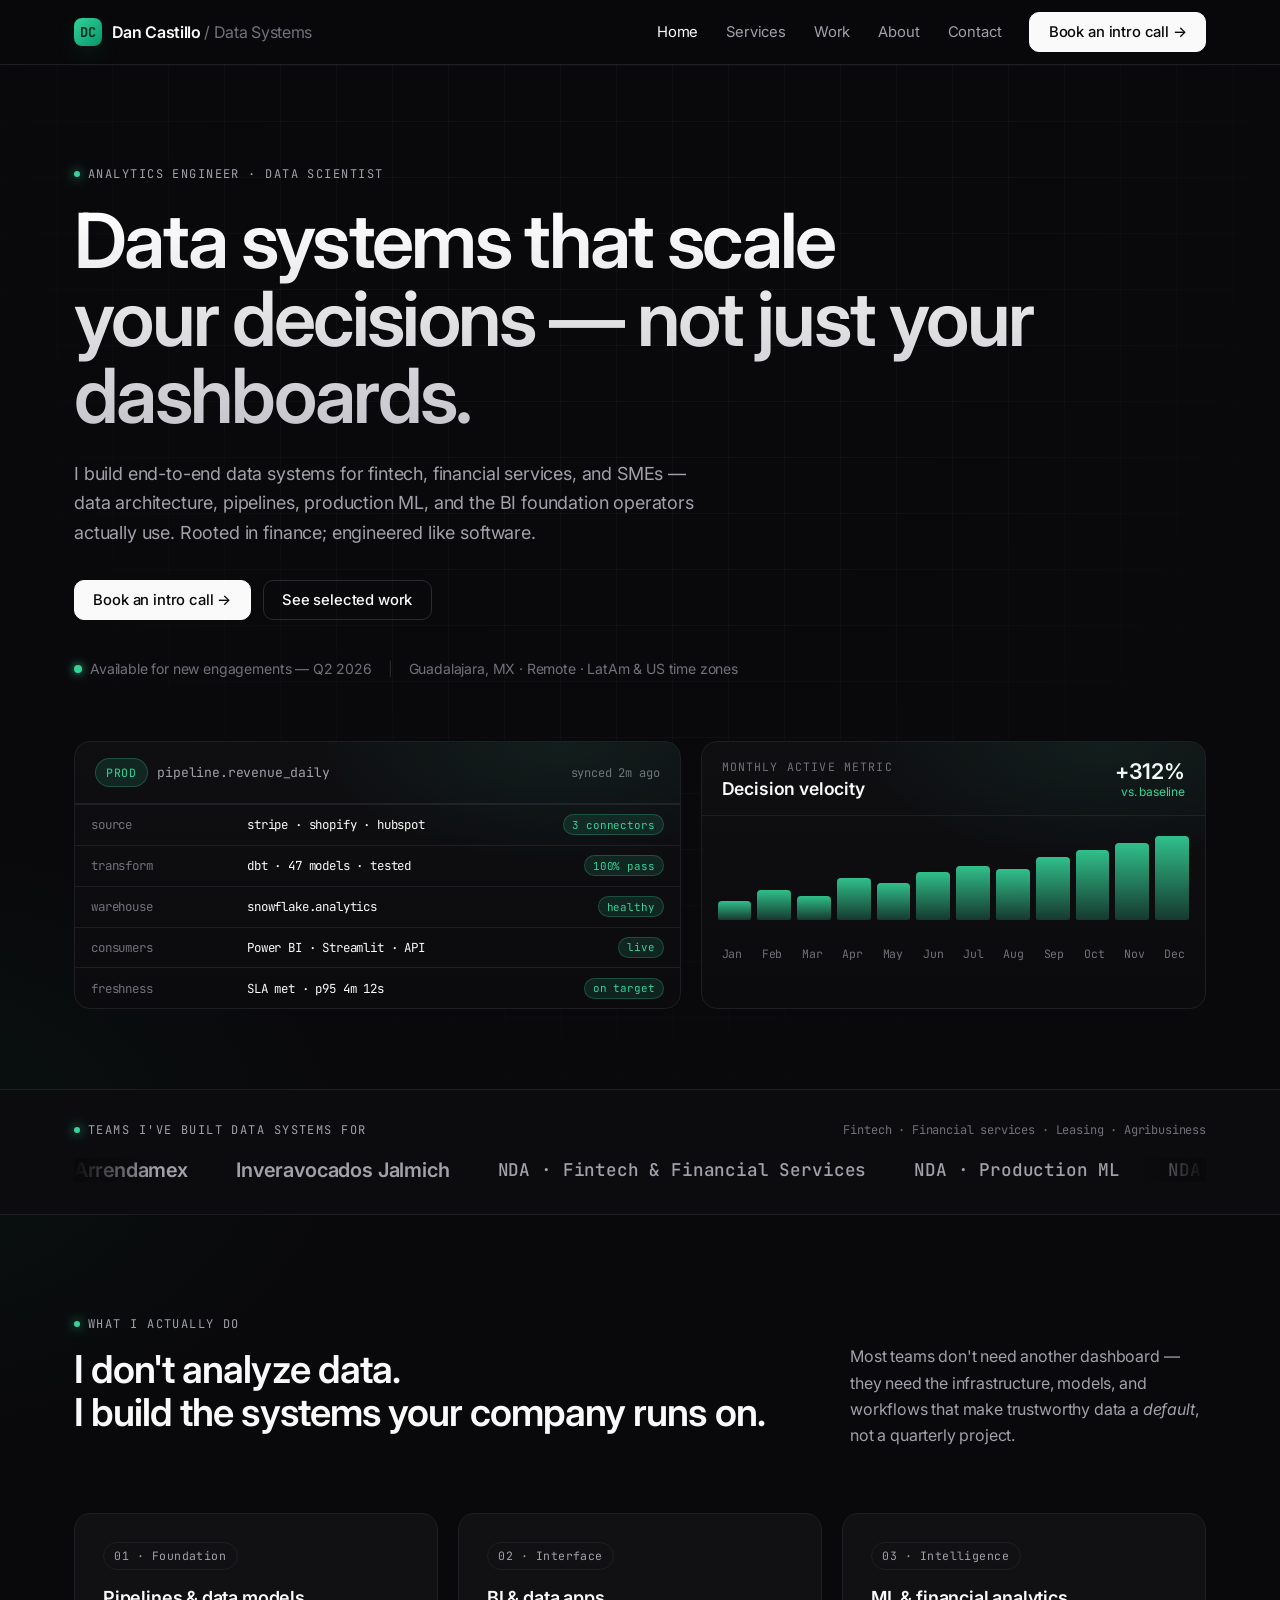
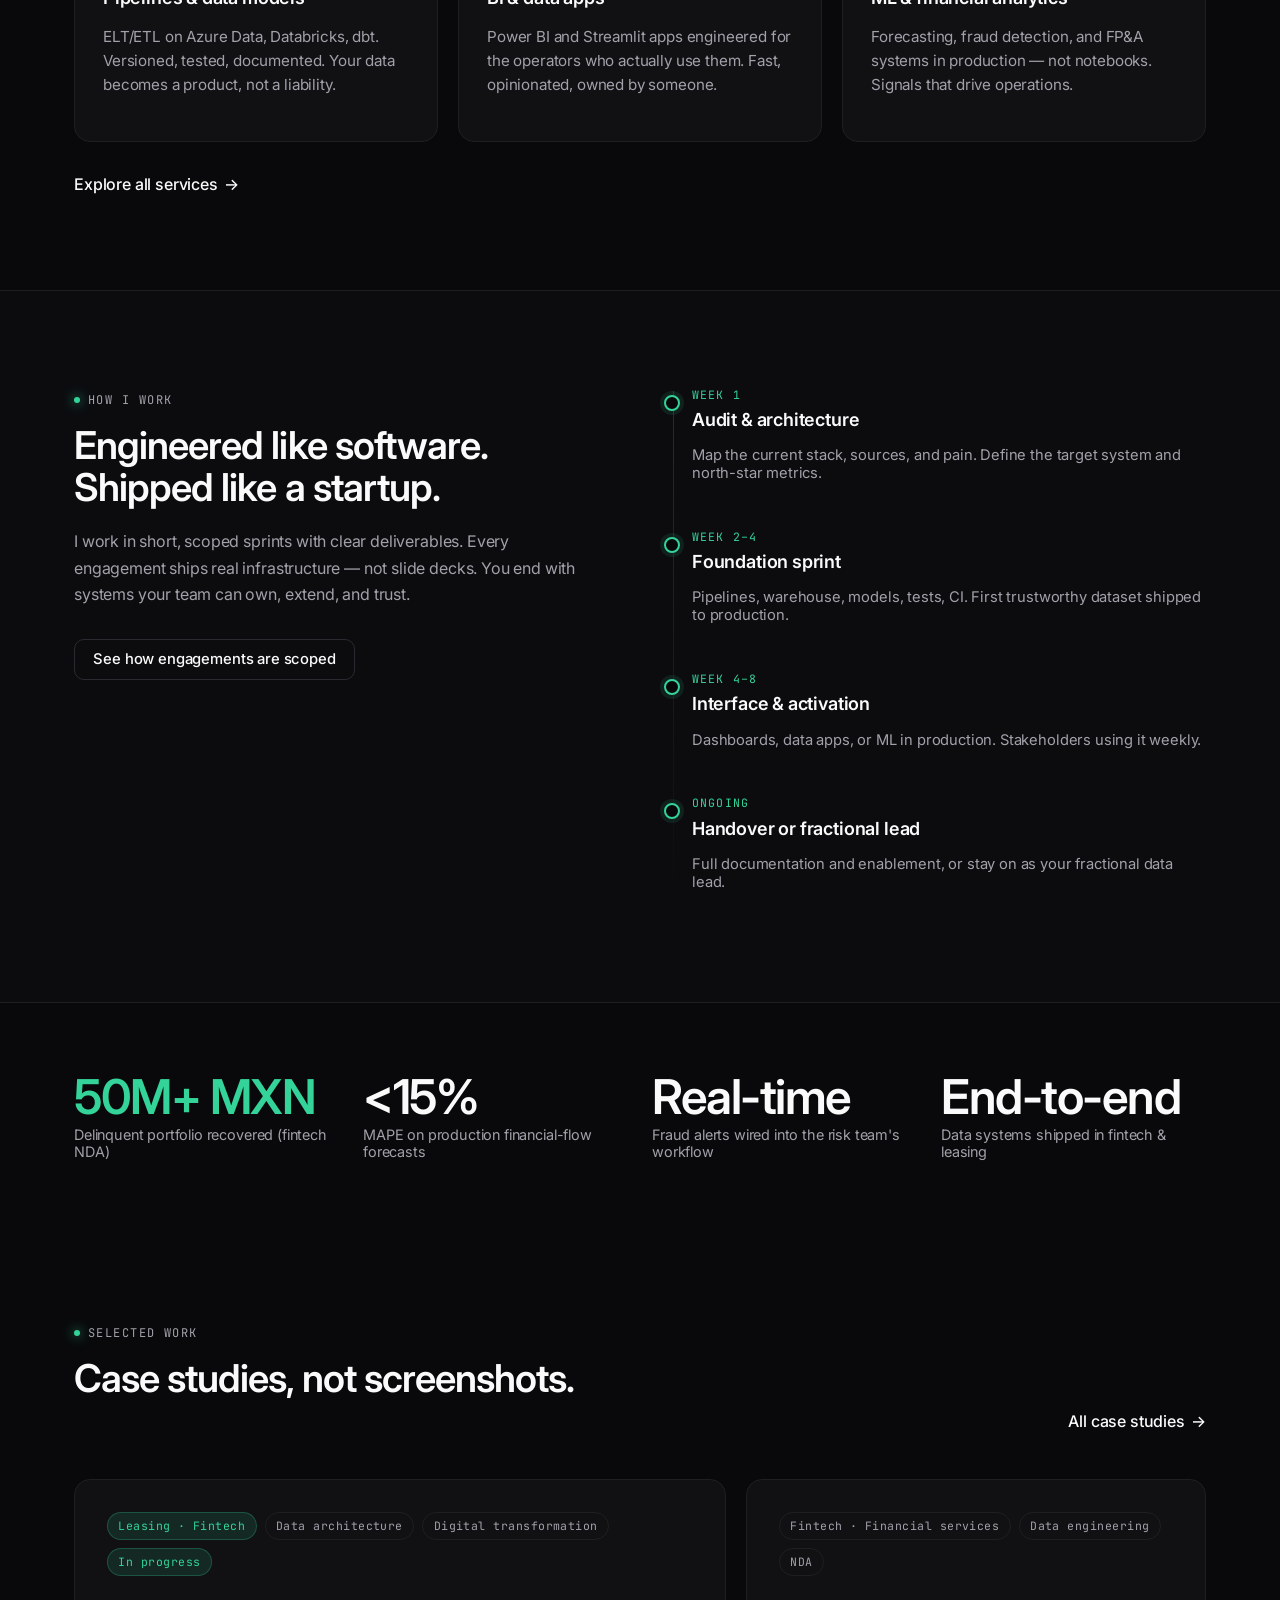
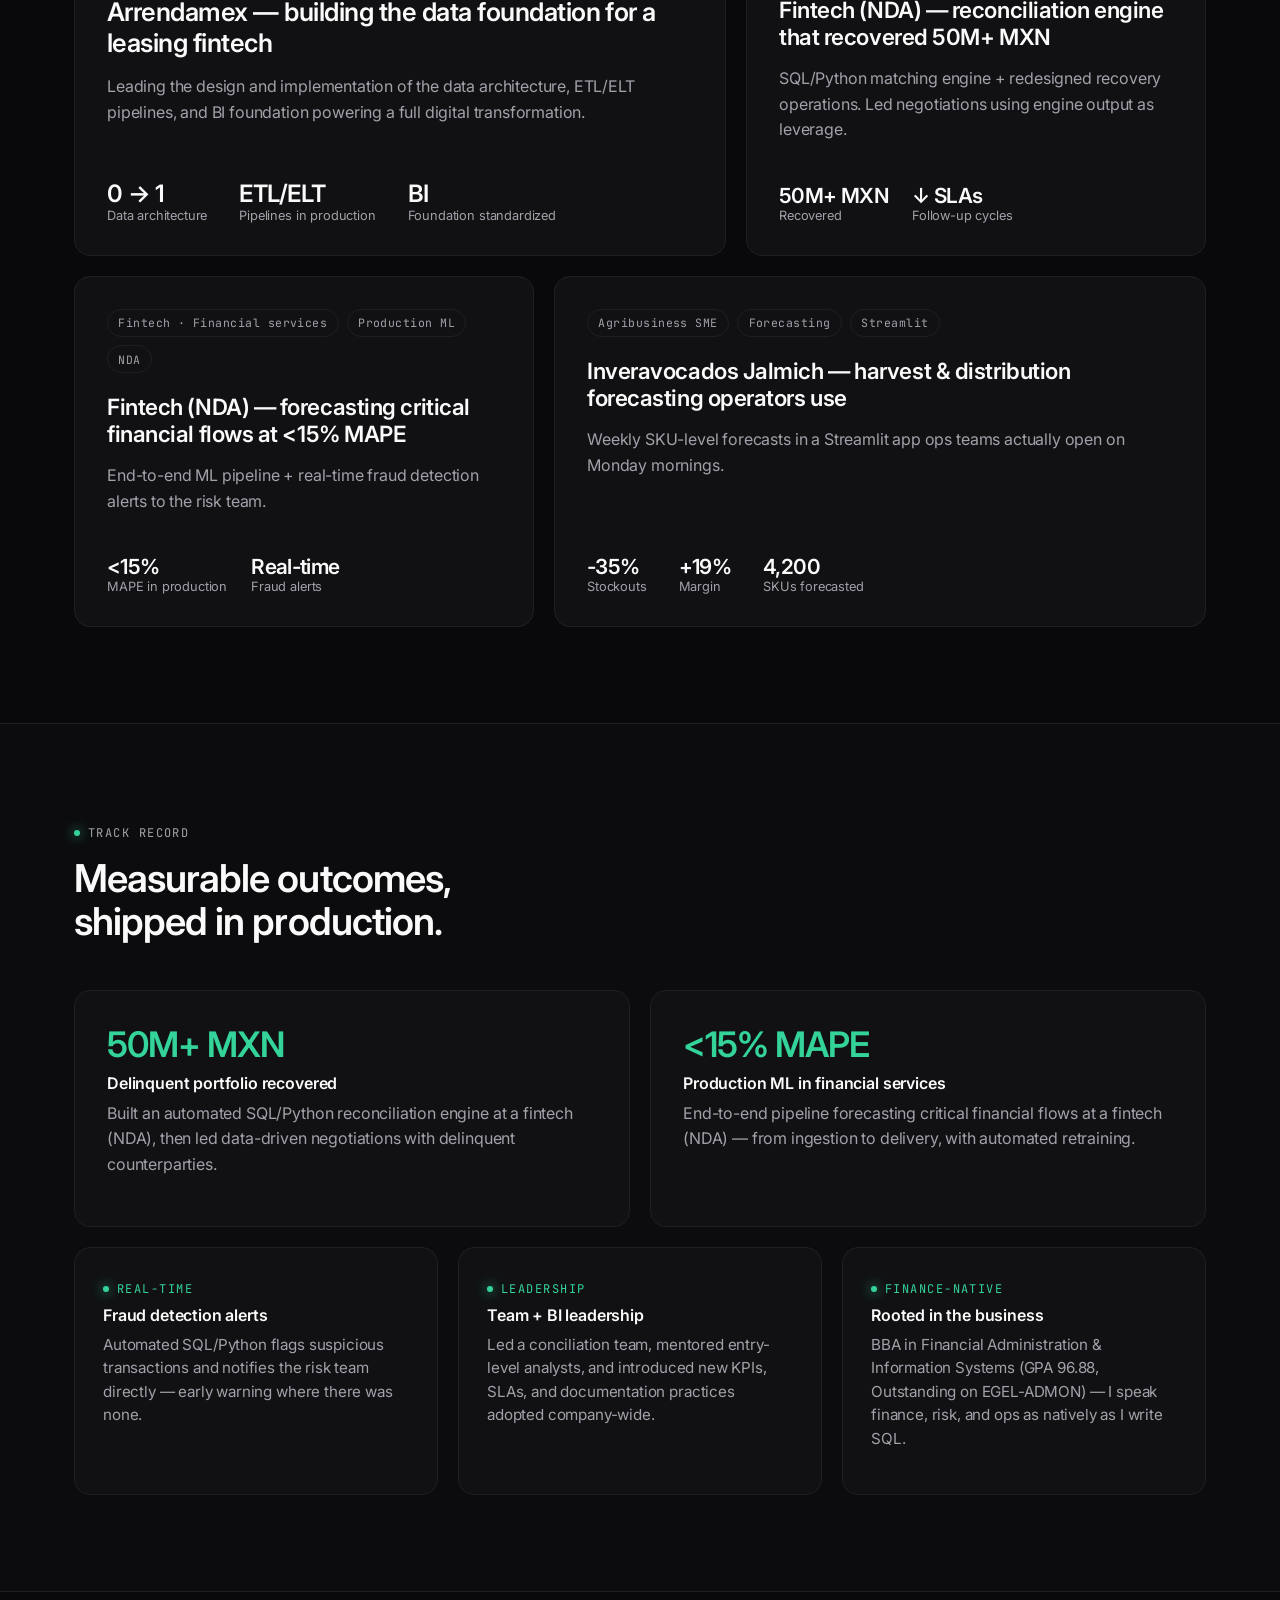
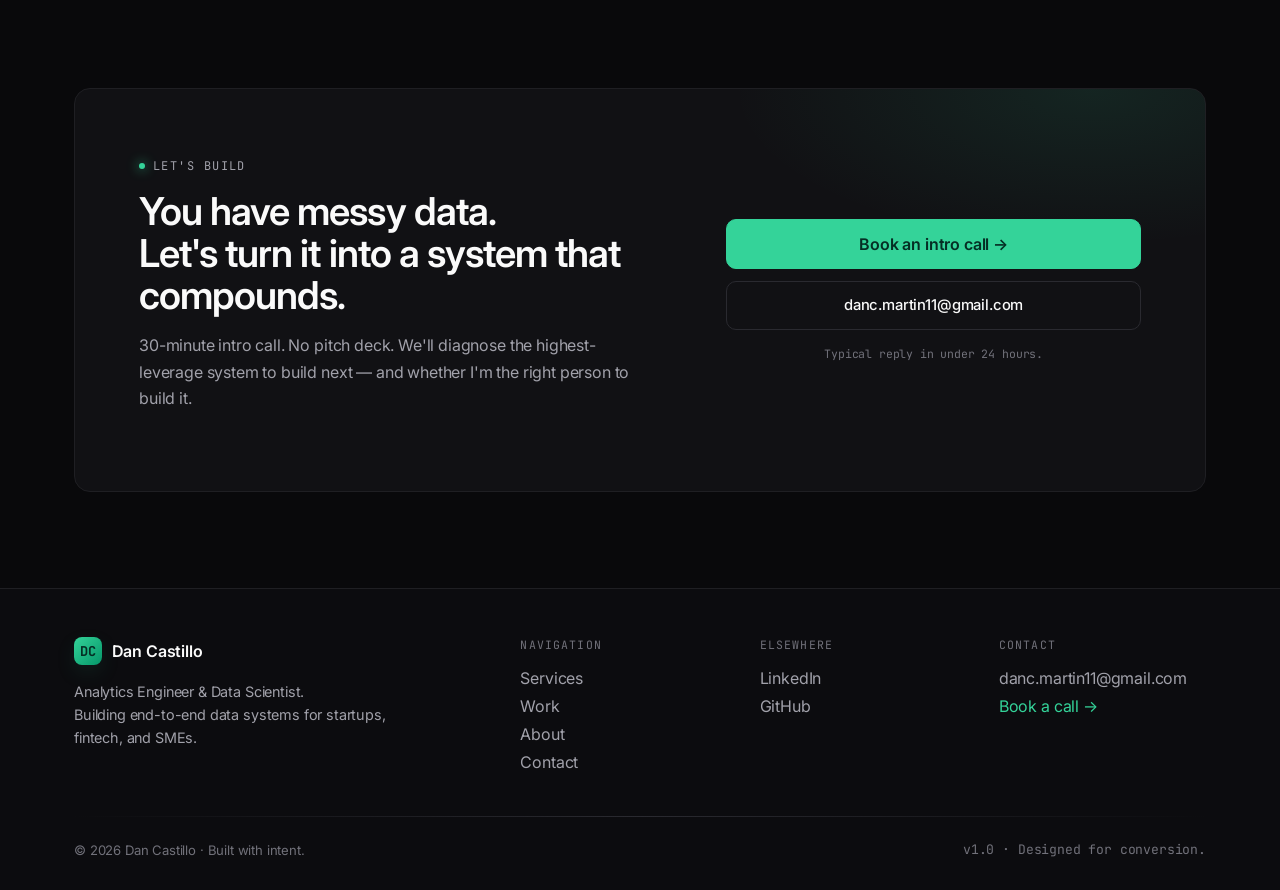
<file: index.html>
<!DOCTYPE html>
<html lang="en">
<head>
<meta charset="UTF-8" />
<meta name="viewport" content="width=device-width, initial-scale=1.0" />
<title>Dan Castillo — Analytics Engineer & Data Scientist building end-to-end data systems</title>
<meta name="description" content="I build end-to-end data systems for startups, fintech, and SMEs — pipelines, models, BI, and production ML. From messy data to decisions that compound." />
<link rel="preconnect" href="https://fonts.googleapis.com" />
<link rel="preconnect" href="https://fonts.gstatic.com" crossorigin />
<link href="https://fonts.googleapis.com/css2?family=Inter:wght@400;500;600;700&family=JetBrains+Mono:wght@400;500;600&display=swap" rel="stylesheet" />
<link rel="stylesheet" href="assets/styles.css" />
<link rel="icon" type="image/svg+xml" href="assets/favicon.svg" />
</head>
<body>

<!-- NAV -->
<header class="nav">
  <div class="container" style="display:flex; align-items:center; justify-content:space-between; height:64px;">
    <a href="index.html" style="display:flex; align-items:center; gap:0.6rem;">
      <span class="logo-mark">DC</span>
      <span style="font-weight:600; letter-spacing:-0.02em;">Dan Castillo <span style="color:var(--text-muted); font-weight:400;">/ Data Systems</span></span>
    </a>
    <nav class="nav-links-desktop" style="display:flex; align-items:center; gap:0.25rem;">
      <a class="nav-link active" href="index.html">Home</a>
      <a class="nav-link" href="services.html">Services</a>
      <a class="nav-link" href="work.html">Work</a>
      <a class="nav-link" href="about.html">About</a>
      <a class="nav-link" href="contact.html">Contact</a>
      <a class="btn btn-primary" href="contact.html" style="margin-left:0.75rem;">Book an intro call →</a>
    </nav>
    <button class="menu-toggle btn btn-secondary" aria-expanded="false" aria-controls="mobileMenu" style="padding:0.5rem 0.75rem;">Menu</button>
  </div>
  <div id="mobileMenu" class="mobile-menu">
    <a href="index.html">Home</a>
    <a href="services.html">Services</a>
    <a href="work.html">Work</a>
    <a href="about.html">About</a>
    <a href="contact.html">Contact</a>
    <a class="btn btn-primary" href="contact.html">Book an intro call →</a>
  </div>
</header>

<!-- HERO -->
<section style="position:relative; overflow:hidden;">
  <div class="grid-bg"></div>
  <div class="container" style="position:relative; padding-top:6rem; padding-bottom:5rem;">
    <div style="display:grid; grid-template-columns:repeat(12, 1fr); gap:2rem; align-items:center;">
      <div style="grid-column: span 12;" class="reveal">
        <span class="eyebrow">Analytics Engineer · Data Scientist</span>
        <h1 class="h-display text-gradient" style="margin:1.25rem 0 1.5rem;">
          Data systems that scale<br/>your decisions — not just your dashboards.
        </h1>
        <p style="max-width:640px; color:var(--text-dim); font-size:1.125rem; line-height:1.65;">
          I build end-to-end data systems for fintech, financial services,
          and SMEs — data architecture, pipelines, production ML, and the BI
          foundation operators actually use. Rooted in finance; engineered
          like software.
        </p>
        <div style="display:flex; flex-wrap:wrap; gap:0.75rem; margin-top:2rem;">
          <a class="btn btn-primary" href="contact.html">Book an intro call →</a>
          <a class="btn btn-secondary" href="work.html">See selected work</a>
        </div>
        <div style="display:flex; flex-wrap:wrap; gap:1rem; margin-top:2.5rem; color:var(--text-muted); font-size:0.875rem;">
          <span style="display:inline-flex; align-items:center; gap:0.5rem;">
            <span style="width:8px; height:8px; border-radius:999px; background:var(--accent); box-shadow:0 0 10px var(--accent);"></span>
            Available for new engagements — Q2 2026
          </span>
          <span style="color:var(--border-strong);">|</span>
          <span>Guadalajara, MX · Remote · LatAm &amp; US time zones</span>
        </div>
      </div>
    </div>

    <!-- Hero "data panel" visual -->
    <div style="margin-top:4rem; display:grid; grid-template-columns: 1.2fr 1fr; gap:1.25rem;" class="reveal hero-grid">
      <div class="data-panel">
        <div style="padding:1rem 1.25rem; display:flex; align-items:center; justify-content:space-between; border-bottom:1px solid var(--border);">
          <div style="display:flex; align-items:center; gap:0.6rem;">
            <span class="chip chip-accent">PROD</span>
            <span style="font-family:var(--font-mono); font-size:0.82rem; color:var(--text-dim);">pipeline.revenue_daily</span>
          </div>
          <span style="font-family:var(--font-mono); font-size:0.75rem; color:var(--text-muted);">synced 2m ago</span>
        </div>
        <div class="panel-row"><span class="k">source</span><span class="v">stripe · shopify · hubspot</span><span class="pill">3 connectors</span></div>
        <div class="panel-row"><span class="k">transform</span><span class="v">dbt · 47 models · tested</span><span class="pill">100% pass</span></div>
        <div class="panel-row"><span class="k">warehouse</span><span class="v">snowflake.analytics</span><span class="pill">healthy</span></div>
        <div class="panel-row"><span class="k">consumers</span><span class="v">Power BI · Streamlit · API</span><span class="pill">live</span></div>
        <div class="panel-row"><span class="k">freshness</span><span class="v">SLA met · p95 4m 12s</span><span class="pill">on target</span></div>
      </div>
      <div class="data-panel" style="display:flex; flex-direction:column;">
        <div style="padding:1rem 1.25rem; border-bottom:1px solid var(--border); display:flex; justify-content:space-between; align-items:center;">
          <div>
            <div style="font-family:var(--font-mono); font-size:0.72rem; color:var(--text-muted); letter-spacing:0.1em; text-transform:uppercase;">Monthly active metric</div>
            <div style="margin-top:0.25rem; font-weight:600; font-size:1.1rem;">Decision velocity</div>
          </div>
          <div style="text-align:right;">
            <div style="font-size:1.35rem; font-weight:600;">+312%</div>
            <div style="font-size:0.75rem; color:var(--accent);">vs. baseline</div>
          </div>
        </div>
        <div class="bar-chart" aria-hidden="true">
          <div class="bar" style="height:22%"></div>
          <div class="bar" style="height:35%"></div>
          <div class="bar" style="height:28%"></div>
          <div class="bar" style="height:48%"></div>
          <div class="bar" style="height:42%"></div>
          <div class="bar" style="height:55%"></div>
          <div class="bar" style="height:62%"></div>
          <div class="bar" style="height:58%"></div>
          <div class="bar" style="height:72%"></div>
          <div class="bar" style="height:80%"></div>
          <div class="bar" style="height:88%"></div>
          <div class="bar" style="height:96%"></div>
        </div>
        <div style="padding:0.6rem 1.25rem 1rem; font-family:var(--font-mono); font-size:0.72rem; color:var(--text-muted); display:flex; justify-content:space-between;">
          <span>Jan</span><span>Feb</span><span>Mar</span><span>Apr</span><span>May</span><span>Jun</span><span>Jul</span><span>Aug</span><span>Sep</span><span>Oct</span><span>Nov</span><span>Dec</span>
        </div>
      </div>
    </div>
  </div>
</section>

<!-- SOCIAL PROOF / LOGO STRIP -->
<section style="border-top:1px solid var(--border); border-bottom:1px solid var(--border); background:var(--bg-elev);">
  <div class="container" style="padding:2rem 1.5rem;">
    <div style="display:flex; justify-content:space-between; align-items:center; gap:1rem; margin-bottom:1.25rem; flex-wrap:wrap;">
      <span class="eyebrow">Teams I've built data systems for</span>
      <span style="font-family:var(--font-mono); font-size:0.75rem; color:var(--text-muted);">Fintech · Financial services · Leasing · Agribusiness</span>
    </div>
    <div class="marquee-wrap">
      <div class="marquee">
        <!-- Repeated twice for seamless scroll -->
        <span style="color:var(--text-dim); font-weight:600; font-size:1.25rem; letter-spacing:-0.02em;">Arrendamex</span>
        <span style="color:var(--text-dim); font-weight:600; font-size:1.25rem;">Inveravocados Jalmich</span>
        <span style="color:var(--text-dim); font-family:var(--font-mono); font-weight:500; font-size:1.1rem;">NDA · Fintech &amp; Financial Services</span>
        <span style="color:var(--text-dim); font-family:var(--font-mono); font-weight:500; font-size:1.1rem;">NDA · Production ML</span>
        <span style="color:var(--text-dim); font-family:var(--font-mono); font-weight:500; font-size:1.1rem;">NDA · Fraud &amp; Risk</span>
        <span style="color:var(--text-dim); font-family:var(--font-mono); font-weight:500; font-size:1.1rem;">NDA · Recovery &amp; Reconciliation</span>

        <span style="color:var(--text-dim); font-weight:600; font-size:1.25rem; letter-spacing:-0.02em;">Arrendamex</span>
        <span style="color:var(--text-dim); font-weight:600; font-size:1.25rem;">Inveravocados Jalmich</span>
        <span style="color:var(--text-dim); font-family:var(--font-mono); font-weight:500; font-size:1.1rem;">NDA · Fintech &amp; Financial Services</span>
        <span style="color:var(--text-dim); font-family:var(--font-mono); font-weight:500; font-size:1.1rem;">NDA · Production ML</span>
        <span style="color:var(--text-dim); font-family:var(--font-mono); font-weight:500; font-size:1.1rem;">NDA · Fraud &amp; Risk</span>
        <span style="color:var(--text-dim); font-family:var(--font-mono); font-weight:500; font-size:1.1rem;">NDA · Recovery &amp; Reconciliation</span>
      </div>
    </div>
  </div>
</section>

<!-- VALUE SECTION: Why hire me -->
<section class="section">
  <div class="container">
    <div style="display:grid; grid-template-columns:repeat(12, 1fr); gap:2rem; align-items:end; margin-bottom:3rem;">
      <div style="grid-column: span 8;" class="reveal">
        <span class="eyebrow">What I actually do</span>
        <h2 class="h-section" style="margin-top:1rem;">I don't analyze data.<br/>I build the systems your company runs on.</h2>
      </div>
      <p style="grid-column: span 4; color:var(--text-dim); line-height:1.65;" class="reveal">
        Most teams don't need another dashboard — they need the
        infrastructure, models, and workflows that make trustworthy data
        a <em>default</em>, not a quarterly project.
      </p>
    </div>

    <div style="display:grid; grid-template-columns:repeat(12, 1fr); gap:1.25rem;">
      <div class="surface surface-hover reveal" style="grid-column: span 4; padding:1.75rem;">
        <div class="chip">01 · Foundation</div>
        <h3 class="h-card" style="margin:1rem 0 0.5rem;">Pipelines & data models</h3>
        <p style="color:var(--text-dim); font-size:0.95rem; line-height:1.6;">
          ELT/ETL on Azure Data, Databricks, dbt. Versioned, tested,
          documented. Your data becomes a product, not a liability.
        </p>
      </div>
      <div class="surface surface-hover reveal" style="grid-column: span 4; padding:1.75rem;">
        <div class="chip">02 · Interface</div>
        <h3 class="h-card" style="margin:1rem 0 0.5rem;">BI & data apps</h3>
        <p style="color:var(--text-dim); font-size:0.95rem; line-height:1.6;">
          Power BI and Streamlit apps engineered for the operators who actually
          use them. Fast, opinionated, owned by someone.
        </p>
      </div>
      <div class="surface surface-hover reveal" style="grid-column: span 4; padding:1.75rem;">
        <div class="chip">03 · Intelligence</div>
        <h3 class="h-card" style="margin:1rem 0 0.5rem;">ML & financial analytics</h3>
        <p style="color:var(--text-dim); font-size:0.95rem; line-height:1.6;">
          Forecasting, fraud detection, and FP&A systems in production — not
          notebooks. Signals that drive operations.
        </p>
      </div>
    </div>

    <div style="margin-top:2rem;">
      <a href="services.html" class="arrow-link">Explore all services <span class="arrow">→</span></a>
    </div>
  </div>
</section>

<!-- HOW I WORK / PROCESS -->
<section class="section" style="background:var(--bg-elev); border-top:1px solid var(--border); border-bottom:1px solid var(--border);">
  <div class="container">
    <div style="display:grid; grid-template-columns:1fr 1fr; gap:3rem; align-items:start;">
      <div class="reveal">
        <span class="eyebrow">How I work</span>
        <h2 class="h-section" style="margin:1rem 0 1.25rem;">Engineered like software.<br/>Shipped like a startup.</h2>
        <p style="color:var(--text-dim); line-height:1.65; max-width:520px;">
          I work in short, scoped sprints with clear deliverables. Every
          engagement ships real infrastructure — not slide decks. You end
          with systems your team can own, extend, and trust.
        </p>
        <div style="margin-top:2rem;">
          <a href="services.html" class="btn btn-secondary">See how engagements are scoped</a>
        </div>
      </div>
      <div class="timeline reveal">
        <div class="timeline-item">
          <div style="font-family:var(--font-mono); font-size:0.72rem; color:var(--accent); letter-spacing:0.1em;">WEEK 1</div>
          <h4 class="h-card" style="margin:0.4rem 0;">Audit & architecture</h4>
          <p style="color:var(--text-dim); font-size:0.92rem;">Map the current stack, sources, and pain. Define the target system and north-star metrics.</p>
        </div>
        <div class="timeline-item">
          <div style="font-family:var(--font-mono); font-size:0.72rem; color:var(--accent); letter-spacing:0.1em;">WEEK 2–4</div>
          <h4 class="h-card" style="margin:0.4rem 0;">Foundation sprint</h4>
          <p style="color:var(--text-dim); font-size:0.92rem;">Pipelines, warehouse, models, tests, CI. First trustworthy dataset shipped to production.</p>
        </div>
        <div class="timeline-item">
          <div style="font-family:var(--font-mono); font-size:0.72rem; color:var(--accent); letter-spacing:0.1em;">WEEK 4–8</div>
          <h4 class="h-card" style="margin:0.4rem 0;">Interface & activation</h4>
          <p style="color:var(--text-dim); font-size:0.92rem;">Dashboards, data apps, or ML in production. Stakeholders using it weekly.</p>
        </div>
        <div class="timeline-item" style="padding-bottom:0;">
          <div style="font-family:var(--font-mono); font-size:0.72rem; color:var(--accent); letter-spacing:0.1em;">ONGOING</div>
          <h4 class="h-card" style="margin:0.4rem 0;">Handover or fractional lead</h4>
          <p style="color:var(--text-dim); font-size:0.92rem;">Full documentation and enablement, or stay on as your fractional data lead.</p>
        </div>
      </div>
    </div>
  </div>
</section>

<!-- KPIs -->
<section class="section-sm">
  <div class="container">
    <div style="display:grid; grid-template-columns:repeat(4, 1fr); gap:1.5rem;" class="kpi-grid">
      <div class="reveal">
        <div class="kpi-num accent-text">50M+ MXN</div>
        <div class="kpi-label">Delinquent portfolio recovered (fintech NDA)</div>
      </div>
      <div class="reveal">
        <div class="kpi-num">&lt;15%</div>
        <div class="kpi-label">MAPE on production financial-flow forecasts</div>
      </div>
      <div class="reveal">
        <div class="kpi-num">Real-time</div>
        <div class="kpi-label">Fraud alerts wired into the risk team's workflow</div>
      </div>
      <div class="reveal">
        <div class="kpi-num">End-to-end</div>
        <div class="kpi-label">Data systems shipped in fintech &amp; leasing</div>
      </div>
    </div>
  </div>
</section>

<!-- SELECTED WORK -->
<section class="section">
  <div class="container">
    <div style="display:flex; justify-content:space-between; align-items:end; flex-wrap:wrap; gap:1.5rem; margin-bottom:3rem;">
      <div class="reveal">
        <span class="eyebrow">Selected work</span>
        <h2 class="h-section" style="margin-top:1rem;">Case studies, not screenshots.</h2>
      </div>
      <a href="work.html" class="arrow-link">All case studies <span class="arrow">→</span></a>
    </div>

    <div style="display:grid; grid-template-columns:repeat(12, 1fr); gap:1.25rem;">
      <!-- Case 1 -->
      <a href="work.html#arrendamex" class="surface surface-hover reveal" style="grid-column: span 7; padding:2rem; display:flex; flex-direction:column; justify-content:space-between; min-height:340px;">
        <div>
          <div style="display:flex; gap:0.5rem; flex-wrap:wrap; margin-bottom:1.25rem;">
            <span class="chip chip-accent">Leasing · Fintech</span>
            <span class="chip">Data architecture</span>
            <span class="chip">Digital transformation</span>
            <span class="chip" style="color:var(--accent); background:var(--accent-soft); border-color:rgba(52,211,153,0.25);">In progress</span>
          </div>
          <h3 style="font-size:1.6rem; letter-spacing:-0.02em; font-weight:600; margin:0 0 0.75rem;">Arrendamex — building the data foundation for a leasing fintech</h3>
          <p style="color:var(--text-dim); line-height:1.6; max-width:540px;">
            Leading the design and implementation of the data architecture,
            ETL/ELT pipelines, and BI foundation powering a full digital
            transformation.
          </p>
        </div>
        <div style="display:flex; gap:2rem; margin-top:2rem;">
          <div><div class="kpi-num" style="font-size:1.5rem;">0 → 1</div><div class="kpi-label" style="font-size:0.8rem;">Data architecture</div></div>
          <div><div class="kpi-num" style="font-size:1.5rem;">ETL/ELT</div><div class="kpi-label" style="font-size:0.8rem;">Pipelines in production</div></div>
          <div><div class="kpi-num" style="font-size:1.5rem;">BI</div><div class="kpi-label" style="font-size:0.8rem;">Foundation standardized</div></div>
        </div>
      </a>

      <!-- Case 2 -->
      <a href="work.html#fintech-recovery" class="surface surface-hover reveal" style="grid-column: span 5; padding:2rem; display:flex; flex-direction:column; justify-content:space-between; min-height:340px;">
        <div>
          <div style="display:flex; gap:0.5rem; flex-wrap:wrap; margin-bottom:1.25rem;">
            <span class="chip">Fintech · Financial services</span>
            <span class="chip">Data engineering</span>
            <span class="chip">NDA</span>
          </div>
          <h3 style="font-size:1.4rem; letter-spacing:-0.02em; font-weight:600; margin:0 0 0.75rem;">Fintech (NDA) — reconciliation engine that recovered 50M+ MXN</h3>
          <p style="color:var(--text-dim); line-height:1.6;">
            SQL/Python matching engine + redesigned recovery operations. Led
            negotiations using engine output as leverage.
          </p>
        </div>
        <div style="display:flex; gap:1.5rem; margin-top:1.5rem;">
          <div><div class="kpi-num" style="font-size:1.3rem;">50M+ MXN</div><div class="kpi-label" style="font-size:0.8rem;">Recovered</div></div>
          <div><div class="kpi-num" style="font-size:1.3rem;">↓ SLAs</div><div class="kpi-label" style="font-size:0.8rem;">Follow-up cycles</div></div>
        </div>
      </a>

      <!-- Case 3 -->
      <a href="work.html#fintech-ml" class="surface surface-hover reveal" style="grid-column: span 5; padding:2rem; min-height:260px; display:flex; flex-direction:column; justify-content:space-between;">
        <div>
          <div style="display:flex; gap:0.5rem; flex-wrap:wrap; margin-bottom:1.25rem;">
            <span class="chip">Fintech · Financial services</span>
            <span class="chip">Production ML</span>
            <span class="chip">NDA</span>
          </div>
          <h3 style="font-size:1.4rem; letter-spacing:-0.02em; font-weight:600; margin:0 0 0.75rem;">Fintech (NDA) — forecasting critical financial flows at &lt;15% MAPE</h3>
          <p style="color:var(--text-dim); line-height:1.6;">
            End-to-end ML pipeline + real-time fraud detection alerts to the
            risk team.
          </p>
        </div>
        <div style="display:flex; gap:1.5rem; margin-top:1.5rem;">
          <div><div class="kpi-num" style="font-size:1.3rem;">&lt;15%</div><div class="kpi-label" style="font-size:0.8rem;">MAPE in production</div></div>
          <div><div class="kpi-num" style="font-size:1.3rem;">Real-time</div><div class="kpi-label" style="font-size:0.8rem;">Fraud alerts</div></div>
        </div>
      </a>

      <!-- Case 4 -->
      <a href="work.html#inveravocados" class="surface surface-hover reveal" style="grid-column: span 7; padding:2rem; min-height:260px; display:flex; flex-direction:column; justify-content:space-between;">
        <div>
          <div style="display:flex; gap:0.5rem; flex-wrap:wrap; margin-bottom:1.25rem;">
            <span class="chip">Agribusiness SME</span>
            <span class="chip">Forecasting</span>
            <span class="chip">Streamlit</span>
          </div>
          <h3 style="font-size:1.4rem; letter-spacing:-0.02em; font-weight:600; margin:0 0 0.75rem;">Inveravocados Jalmich — harvest &amp; distribution forecasting operators use</h3>
          <p style="color:var(--text-dim); line-height:1.6; max-width:540px;">
            Weekly SKU-level forecasts in a Streamlit app ops teams actually
            open on Monday mornings.
          </p>
        </div>
        <div style="display:flex; gap:2rem; margin-top:1.5rem;">
          <div><div class="kpi-num" style="font-size:1.3rem;">-35%</div><div class="kpi-label" style="font-size:0.8rem;">Stockouts</div></div>
          <div><div class="kpi-num" style="font-size:1.3rem;">+19%</div><div class="kpi-label" style="font-size:0.8rem;">Margin</div></div>
          <div><div class="kpi-num" style="font-size:1.3rem;">4,200</div><div class="kpi-label" style="font-size:0.8rem;">SKUs forecasted</div></div>
        </div>
      </a>
    </div>
  </div>
</section>

<!-- TRACK RECORD -->
<section class="section" style="background:var(--bg-elev); border-top:1px solid var(--border); border-bottom:1px solid var(--border);">
  <div class="container">
    <div style="margin-bottom:3rem;" class="reveal">
      <span class="eyebrow">Track record</span>
      <h2 class="h-section" style="margin-top:1rem;">Measurable outcomes,<br/>shipped in production.</h2>
    </div>
    <div style="display:grid; grid-template-columns:repeat(12, 1fr); gap:1.25rem;">
      <div class="surface reveal" style="grid-column: span 6; padding:2rem;">
        <div class="kpi-num accent-text" style="font-size:2.2rem;">50M+ MXN</div>
        <div style="margin-top:0.5rem; font-weight:600;">Delinquent portfolio recovered</div>
        <p style="margin-top:0.5rem; color:var(--text-dim); line-height:1.6;">
          Built an automated SQL/Python reconciliation engine at a fintech
          (NDA), then led data-driven negotiations with delinquent
          counterparties.
        </p>
      </div>
      <div class="surface reveal" style="grid-column: span 6; padding:2rem;">
        <div class="kpi-num accent-text" style="font-size:2.2rem;">&lt;15% MAPE</div>
        <div style="margin-top:0.5rem; font-weight:600;">Production ML in financial services</div>
        <p style="margin-top:0.5rem; color:var(--text-dim); line-height:1.6;">
          End-to-end pipeline forecasting critical financial flows at a
          fintech (NDA) — from ingestion to delivery, with automated
          retraining.
        </p>
      </div>
      <div class="surface reveal" style="grid-column: span 4; padding:1.75rem;">
        <div class="eyebrow" style="color:var(--accent);">Real-time</div>
        <div style="margin-top:0.5rem; font-weight:600;">Fraud detection alerts</div>
        <p style="margin-top:0.5rem; color:var(--text-dim); line-height:1.55; font-size:0.95rem;">
          Automated SQL/Python flags suspicious transactions and notifies
          the risk team directly — early warning where there was none.
        </p>
      </div>
      <div class="surface reveal" style="grid-column: span 4; padding:1.75rem;">
        <div class="eyebrow" style="color:var(--accent);">Leadership</div>
        <div style="margin-top:0.5rem; font-weight:600;">Team + BI leadership</div>
        <p style="margin-top:0.5rem; color:var(--text-dim); line-height:1.55; font-size:0.95rem;">
          Led a conciliation team, mentored entry-level analysts, and
          introduced new KPIs, SLAs, and documentation practices adopted
          company-wide.
        </p>
      </div>
      <div class="surface reveal" style="grid-column: span 4; padding:1.75rem;">
        <div class="eyebrow" style="color:var(--accent);">Finance-native</div>
        <div style="margin-top:0.5rem; font-weight:600;">Rooted in the business</div>
        <p style="margin-top:0.5rem; color:var(--text-dim); line-height:1.55; font-size:0.95rem;">
          BBA in Financial Administration &amp; Information Systems
          (GPA 96.88, Outstanding on EGEL-ADMON) — I speak finance, risk,
          and ops as natively as I write SQL.
        </p>
      </div>
    </div>
  </div>
</section>

<!-- FINAL CTA -->
<section class="section">
  <div class="container">
    <div class="surface reveal" style="padding:clamp(2rem, 5vw, 4rem); position:relative; overflow:hidden;">
      <div style="position:absolute; inset:0; background:radial-gradient(600px 260px at 90% 0%, rgba(52,211,153,0.1), transparent 60%); pointer-events:none;"></div>
      <div style="position:relative; display:grid; grid-template-columns:1.3fr 1fr; gap:3rem; align-items:center;" class="cta-grid">
        <div>
          <span class="eyebrow">Let's build</span>
          <h2 class="h-section" style="margin:1rem 0 1rem;">You have messy data.<br/>Let's turn it into a system that compounds.</h2>
          <p style="color:var(--text-dim); line-height:1.65; max-width:520px;">
            30-minute intro call. No pitch deck. We'll diagnose the highest-leverage
            system to build next — and whether I'm the right person to build it.
          </p>
        </div>
        <div style="display:flex; flex-direction:column; gap:0.75rem;">
          <a href="contact.html" class="btn btn-accent" style="padding:1rem 1.25rem; font-size:1rem;">Book an intro call →</a>
          <a href="mailto:danc.martin11@gmail.com" class="btn btn-secondary" style="padding:1rem 1.25rem;">danc.martin11@gmail.com</a>
          <div style="font-family:var(--font-mono); font-size:0.72rem; color:var(--text-muted); text-align:center; margin-top:0.25rem;">
            Typical reply in under 24 hours.
          </div>
        </div>
      </div>
    </div>
  </div>
</section>

<!-- FOOTER -->
<footer style="border-top:1px solid var(--border); padding:3rem 0 2rem; background:var(--bg-elev);">
  <div class="container">
    <div style="display:grid; grid-template-columns:2fr 1fr 1fr 1fr; gap:2rem;" class="footer-grid">
      <div>
        <div style="display:flex; align-items:center; gap:0.6rem; margin-bottom:0.75rem;">
          <span class="logo-mark">DC</span>
          <span style="font-weight:600;">Dan Castillo</span>
        </div>
        <p style="color:var(--text-dim); font-size:0.9rem; max-width:320px; line-height:1.6;">
          Analytics Engineer & Data Scientist.<br/>
          Building end-to-end data systems for startups, fintech, and SMEs.
        </p>
      </div>
      <div>
        <div style="font-family:var(--font-mono); font-size:0.72rem; color:var(--text-muted); letter-spacing:0.1em; margin-bottom:0.75rem;">NAVIGATION</div>
        <a href="services.html" style="display:block; color:var(--text-dim); padding:0.25rem 0;">Services</a>
        <a href="work.html" style="display:block; color:var(--text-dim); padding:0.25rem 0;">Work</a>
        <a href="about.html" style="display:block; color:var(--text-dim); padding:0.25rem 0;">About</a>
        <a href="contact.html" style="display:block; color:var(--text-dim); padding:0.25rem 0;">Contact</a>
      </div>
      <div>
        <div style="font-family:var(--font-mono); font-size:0.72rem; color:var(--text-muted); letter-spacing:0.1em; margin-bottom:0.75rem;">ELSEWHERE</div>
        <a href="https://www.linkedin.com/in/daniel-alejandro-castillo-mart%C3%ADn-713504219/" target="_blank" rel="noopener noreferrer" style="display:block; color:var(--text-dim); padding:0.25rem 0;">LinkedIn</a>
        <a href="https://github.com/dancmartin11" target="_blank" rel="noopener noreferrer" style="display:block; color:var(--text-dim); padding:0.25rem 0;">GitHub</a>
      </div>
      <div>
        <div style="font-family:var(--font-mono); font-size:0.72rem; color:var(--text-muted); letter-spacing:0.1em; margin-bottom:0.75rem;">CONTACT</div>
        <a href="mailto:danc.martin11@gmail.com" style="display:block; color:var(--text-dim); padding:0.25rem 0;">danc.martin11@gmail.com</a>
        <a href="contact.html" style="display:block; color:var(--accent); padding:0.25rem 0;">Book a call →</a>
      </div>
    </div>
    <div class="divider" style="margin:2.5rem 0 1.5rem;"></div>
    <div style="display:flex; justify-content:space-between; align-items:center; gap:1rem; flex-wrap:wrap; font-size:0.82rem; color:var(--text-muted);">
      <div>© <span id="year"></span> Dan Castillo · Built with intent.</div>
      <div style="font-family:var(--font-mono);">v1.0 · Designed for conversion.</div>
    </div>
  </div>
</footer>

<script src="assets/main.js"></script>
<style>
  @media (max-width: 960px) {
    .hero-grid { grid-template-columns: 1fr !important; }
    .kpi-grid { grid-template-columns: repeat(2, 1fr) !important; }
    .cta-grid { grid-template-columns: 1fr !important; }
    .footer-grid { grid-template-columns: 1fr 1fr !important; }
    [style*="grid-column: span 4"],
    [style*="grid-column: span 5"],
    [style*="grid-column: span 6"],
    [style*="grid-column: span 7"],
    [style*="grid-column: span 8"] { grid-column: span 12 !important; }
  }
</style>
</body>
</html>
</file>
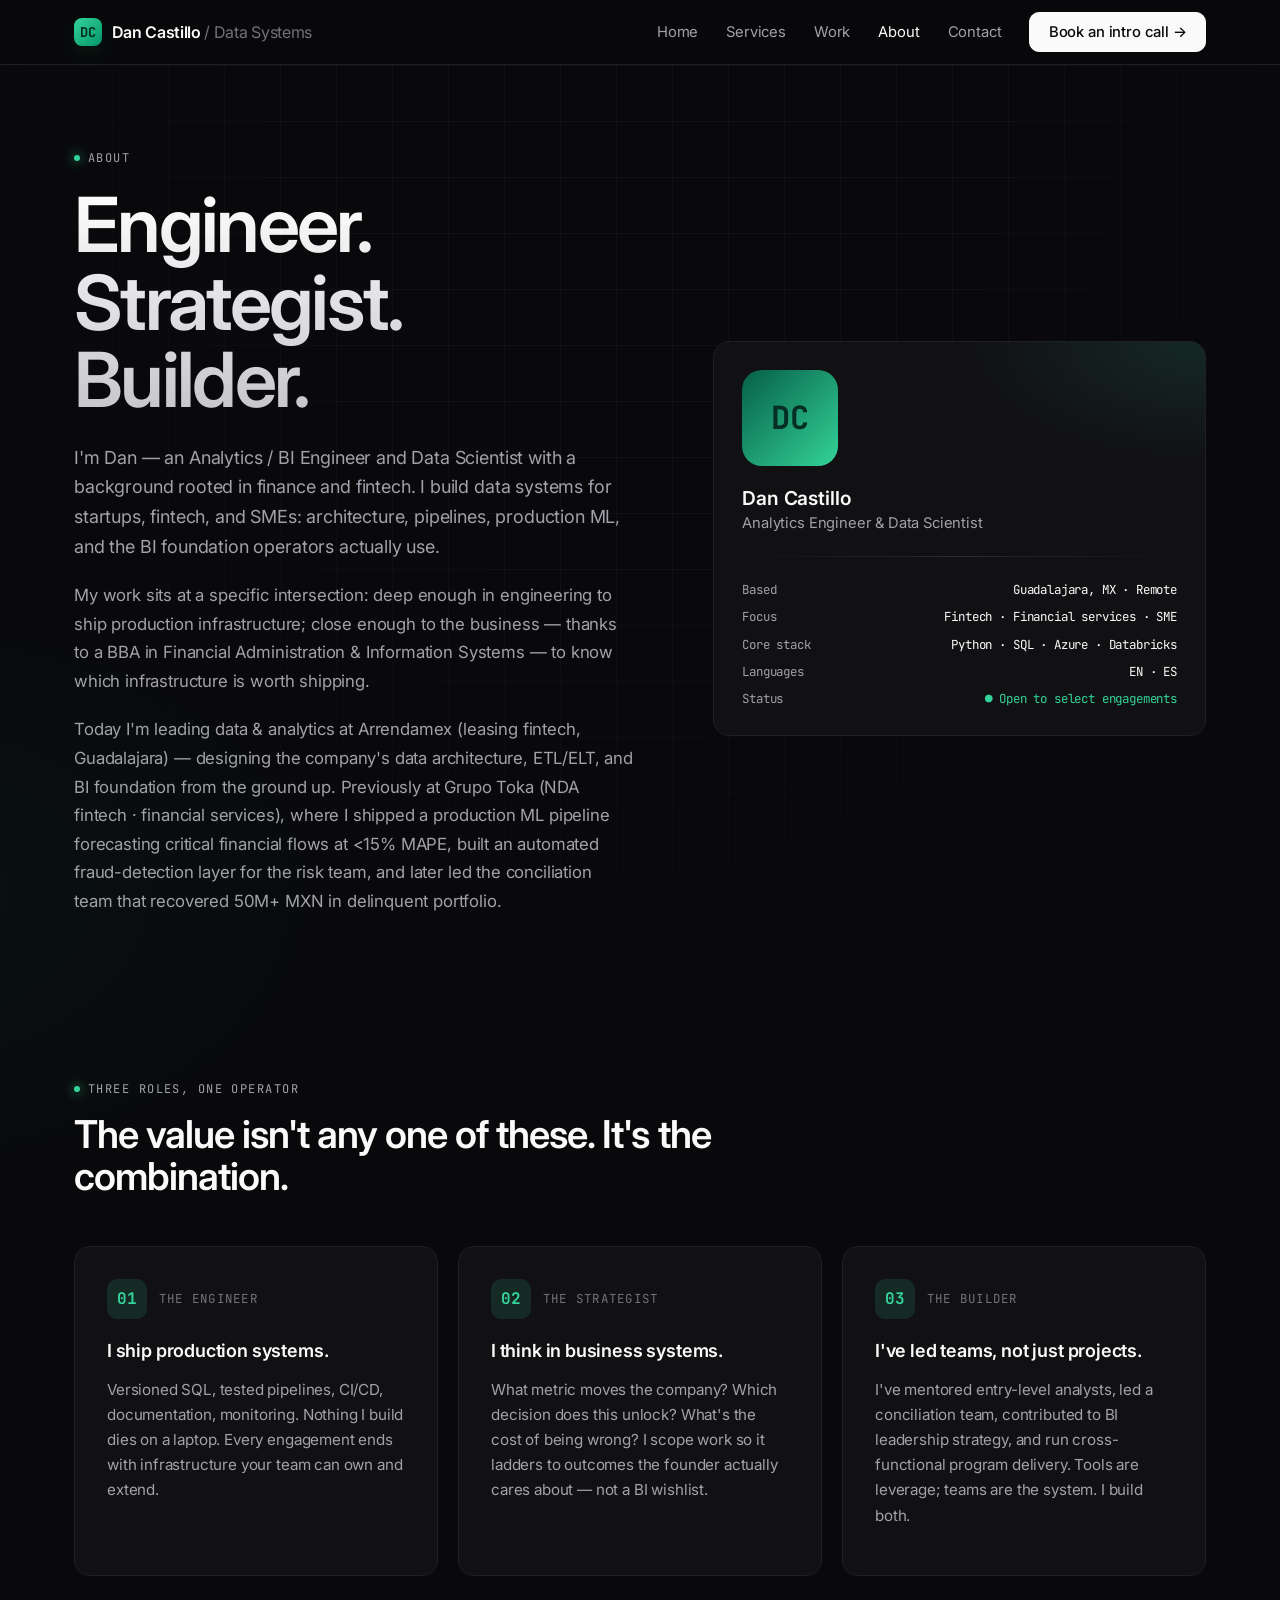
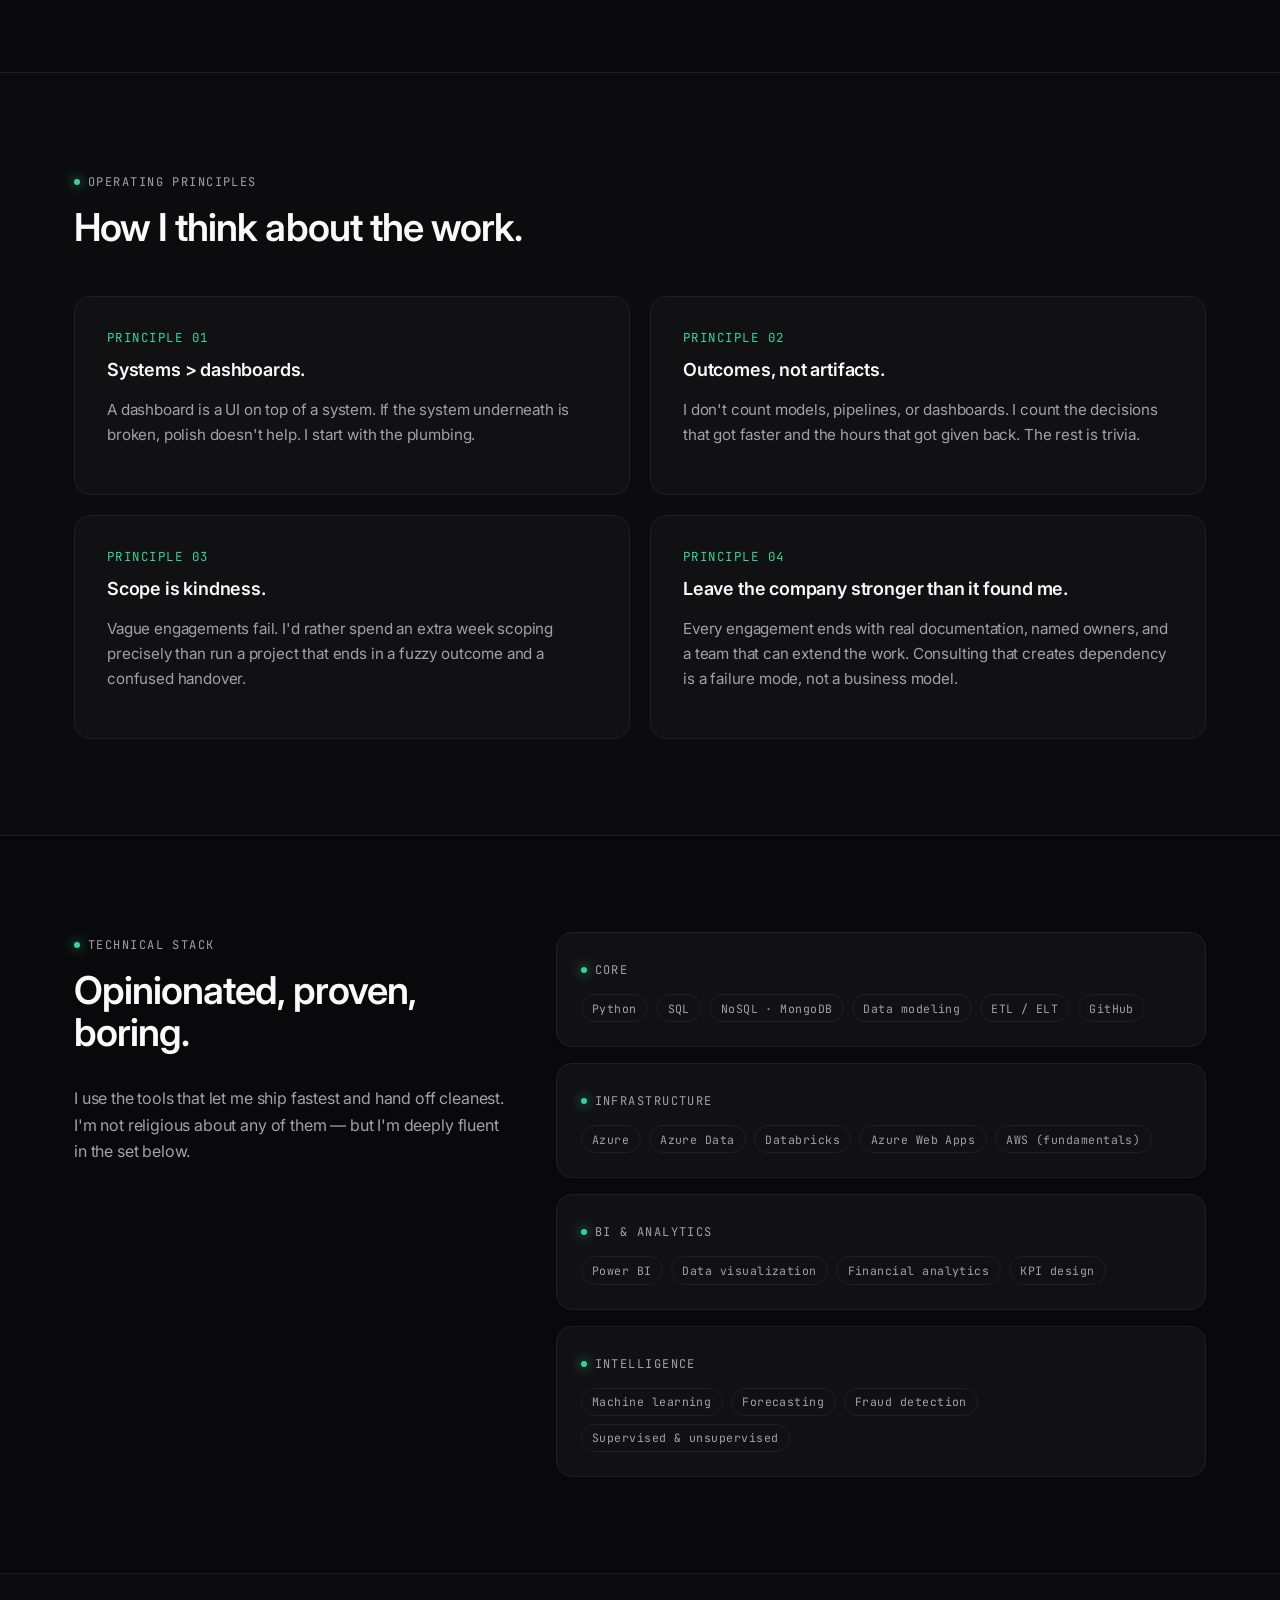
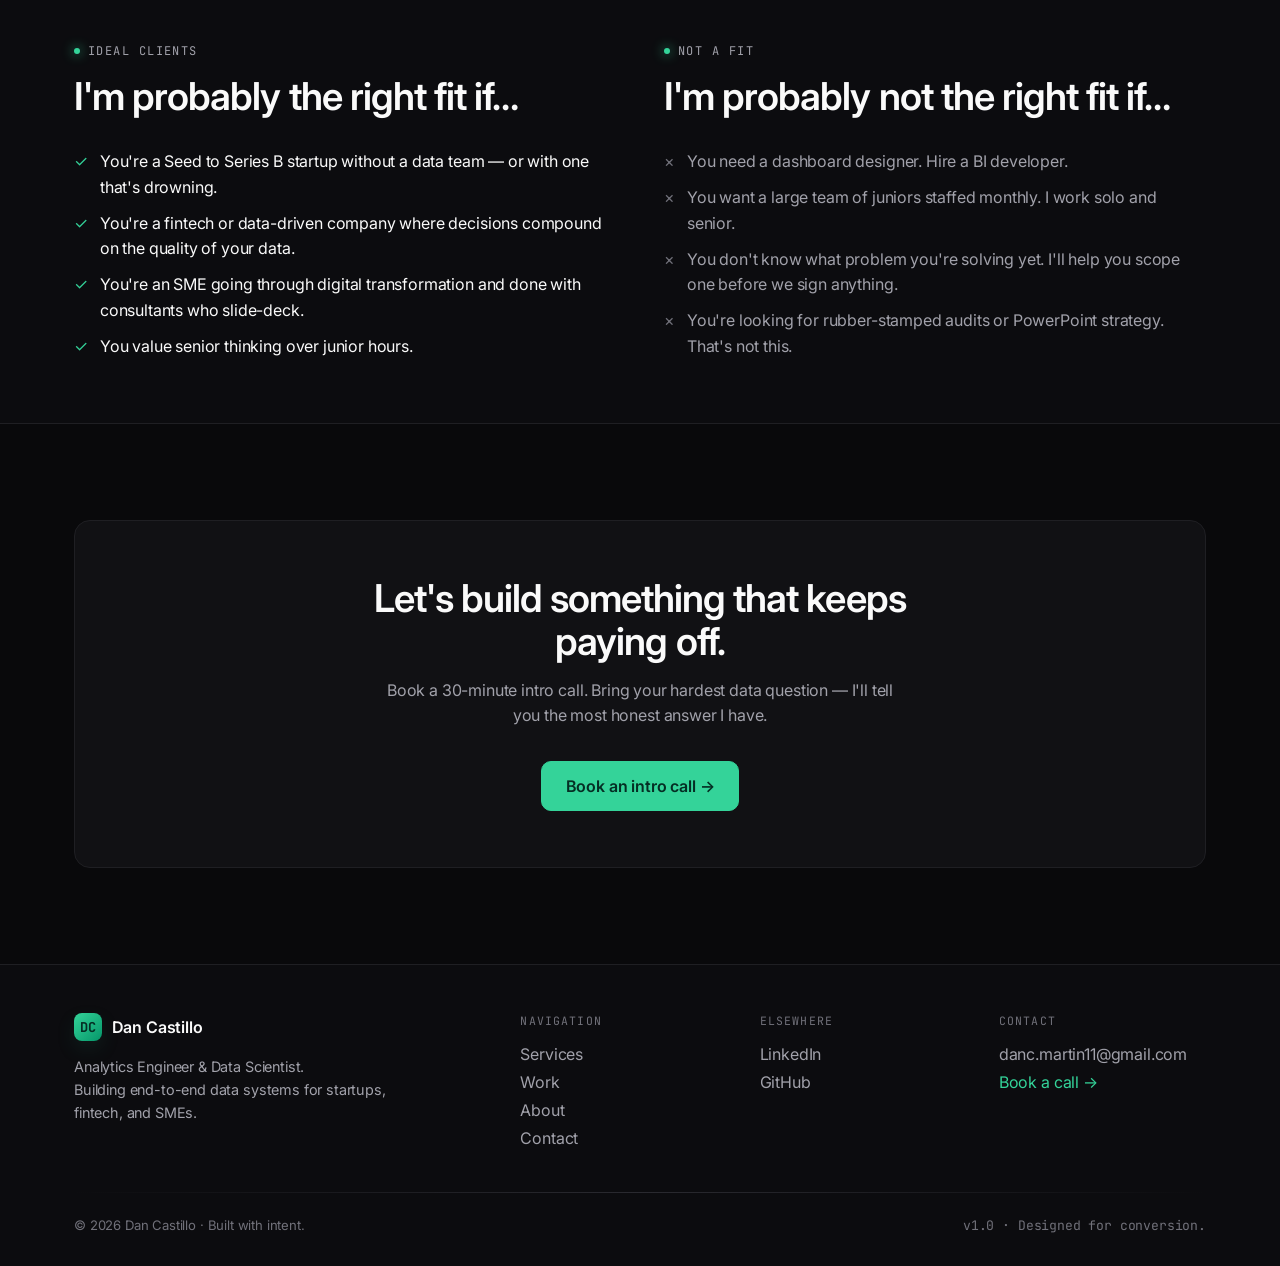
<file: about.html>
<!DOCTYPE html>
<html lang="en">
<head>
<meta charset="UTF-8" />
<meta name="viewport" content="width=device-width, initial-scale=1.0" />
<title>About — Dan Castillo | Engineer · Strategist · Builder</title>
<meta name="description" content="I'm a hybrid — Analytics Engineer, Data Scientist, and operator. I build data systems that change how companies decide." />
<link rel="preconnect" href="https://fonts.googleapis.com" />
<link rel="preconnect" href="https://fonts.gstatic.com" crossorigin />
<link href="https://fonts.googleapis.com/css2?family=Inter:wght@400;500;600;700&family=JetBrains+Mono:wght@400;500;600&display=swap" rel="stylesheet" />
<link rel="stylesheet" href="assets/styles.css" />
<link rel="icon" type="image/svg+xml" href="assets/favicon.svg" />
</head>
<body>

<!-- NAV -->
<header class="nav">
  <div class="container" style="display:flex; align-items:center; justify-content:space-between; height:64px;">
    <a href="index.html" style="display:flex; align-items:center; gap:0.6rem;">
      <span class="logo-mark">DC</span>
      <span style="font-weight:600; letter-spacing:-0.02em;">Dan Castillo <span style="color:var(--text-muted); font-weight:400;">/ Data Systems</span></span>
    </a>
    <nav class="nav-links-desktop" style="display:flex; align-items:center; gap:0.25rem;">
      <a class="nav-link" href="index.html">Home</a>
      <a class="nav-link" href="services.html">Services</a>
      <a class="nav-link" href="work.html">Work</a>
      <a class="nav-link active" href="about.html">About</a>
      <a class="nav-link" href="contact.html">Contact</a>
      <a class="btn btn-primary" href="contact.html" style="margin-left:0.75rem;">Book an intro call →</a>
    </nav>
    <button class="menu-toggle btn btn-secondary" aria-expanded="false" aria-controls="mobileMenu" style="padding:0.5rem 0.75rem;">Menu</button>
  </div>
  <div id="mobileMenu" class="mobile-menu">
    <a href="index.html">Home</a>
    <a href="services.html">Services</a>
    <a href="work.html">Work</a>
    <a href="about.html">About</a>
    <a href="contact.html">Contact</a>
    <a class="btn btn-primary" href="contact.html">Book an intro call →</a>
  </div>
</header>

<!-- HERO -->
<section style="position:relative; overflow:hidden;">
  <div class="grid-bg"></div>
  <div class="container" style="position:relative; padding-top:5rem; padding-bottom:3rem;">
    <div style="display:grid; grid-template-columns: 1.2fr 1fr; gap:3rem; align-items:center;" class="about-grid">
      <div class="reveal">
        <span class="eyebrow">About</span>
        <h1 class="h-display text-gradient" style="margin:1.25rem 0 1.5rem;">Engineer.<br/>Strategist.<br/>Builder.</h1>
        <p style="color:var(--text-dim); font-size:1.125rem; line-height:1.65; max-width:560px;">
          I'm Dan — an Analytics / BI Engineer and Data Scientist with a
          background rooted in finance and fintech. I build data systems for
          startups, fintech, and SMEs: architecture, pipelines, production
          ML, and the BI foundation operators actually use.
        </p>
        <p style="color:var(--text-dim); font-size:1.05rem; line-height:1.7; max-width:560px; margin-top:1.25rem;">
          My work sits at a specific intersection: deep enough in engineering
          to ship production infrastructure; close enough to the business —
          thanks to a BBA in Financial Administration &amp; Information Systems
          — to know which infrastructure is worth shipping.
        </p>
        <p style="color:var(--text-dim); font-size:1.05rem; line-height:1.7; max-width:560px; margin-top:1.25rem;">
          Today I'm leading data &amp; analytics at Arrendamex (leasing fintech,
          Guadalajara) — designing the company's data architecture, ETL/ELT,
          and BI foundation from the ground up. Previously at Grupo Toka
          (NDA fintech · financial services), where I shipped a production
          ML pipeline forecasting critical financial flows at &lt;15% MAPE,
          built an automated fraud-detection layer for the risk team, and
          later led the conciliation team that recovered 50M+ MXN in
          delinquent portfolio.
        </p>
      </div>
      <div class="reveal">
        <div class="surface" style="padding:1.75rem; position:relative; overflow:hidden;">
          <div style="position:absolute; inset:0; background:radial-gradient(400px 200px at 100% 0%, rgba(52,211,153,0.12), transparent 60%); pointer-events:none;"></div>
          <div style="position:relative;">
            <div style="width:96px; height:96px; border-radius:20px; background:linear-gradient(135deg, #065f46 0%, #34d399 100%); display:flex; align-items:center; justify-content:center; font-family:var(--font-mono); font-weight:700; font-size:2rem; color:#052e24; margin-bottom:1.25rem;">DC</div>
            <div style="font-weight:600; font-size:1.2rem;">Dan Castillo</div>
            <div style="color:var(--text-dim); font-size:0.92rem; margin-top:0.25rem;">Analytics Engineer & Data Scientist</div>
            <div class="divider" style="margin:1.5rem 0;"></div>
            <div style="display:grid; gap:0.65rem; font-family:var(--font-mono); font-size:0.78rem;">
              <div style="display:flex; justify-content:space-between; color:var(--text-dim);"><span>Based</span><span style="color:var(--text);">Guadalajara, MX · Remote</span></div>
              <div style="display:flex; justify-content:space-between; color:var(--text-dim);"><span>Focus</span><span style="color:var(--text);">Fintech · Financial services · SME</span></div>
              <div style="display:flex; justify-content:space-between; color:var(--text-dim);"><span>Core stack</span><span style="color:var(--text);">Python · SQL · Azure · Databricks</span></div>
              <div style="display:flex; justify-content:space-between; color:var(--text-dim);"><span>Languages</span><span style="color:var(--text);">EN · ES</span></div>
              <div style="display:flex; justify-content:space-between; color:var(--text-dim);"><span>Status</span><span style="color:var(--accent);">● Open to select engagements</span></div>
            </div>
          </div>
        </div>
      </div>
    </div>
  </div>
</section>

<!-- THREE IDENTITIES -->
<section class="section">
  <div class="container">
    <div class="reveal" style="margin-bottom:3rem; max-width:700px;">
      <span class="eyebrow">Three roles, one operator</span>
      <h2 class="h-section" style="margin-top:1rem;">The value isn't any one of these. It's the combination.</h2>
    </div>
    <div style="display:grid; grid-template-columns:repeat(3, 1fr); gap:1.25rem;" class="triple-grid">
      <div class="surface surface-hover reveal" style="padding:2rem;">
        <div style="display:flex; align-items:center; gap:0.75rem; margin-bottom:1.25rem;">
          <div style="width:40px; height:40px; border-radius:10px; background:var(--accent-soft); display:flex; align-items:center; justify-content:center; color:var(--accent); font-family:var(--font-mono); font-weight:700;">01</div>
          <div style="font-family:var(--font-mono); font-size:0.78rem; color:var(--text-muted); letter-spacing:0.1em;">THE ENGINEER</div>
        </div>
        <h3 class="h-card" style="margin-bottom:0.75rem;">I ship production systems.</h3>
        <p style="color:var(--text-dim); line-height:1.65; font-size:0.95rem;">
          Versioned SQL, tested pipelines, CI/CD, documentation, monitoring.
          Nothing I build dies on a laptop. Every engagement ends with
          infrastructure your team can own and extend.
        </p>
      </div>
      <div class="surface surface-hover reveal" style="padding:2rem;">
        <div style="display:flex; align-items:center; gap:0.75rem; margin-bottom:1.25rem;">
          <div style="width:40px; height:40px; border-radius:10px; background:var(--accent-soft); display:flex; align-items:center; justify-content:center; color:var(--accent); font-family:var(--font-mono); font-weight:700;">02</div>
          <div style="font-family:var(--font-mono); font-size:0.78rem; color:var(--text-muted); letter-spacing:0.1em;">THE STRATEGIST</div>
        </div>
        <h3 class="h-card" style="margin-bottom:0.75rem;">I think in business systems.</h3>
        <p style="color:var(--text-dim); line-height:1.65; font-size:0.95rem;">
          What metric moves the company? Which decision does this unlock?
          What's the cost of being wrong? I scope work so it ladders to
          outcomes the founder actually cares about — not a BI wishlist.
        </p>
      </div>
      <div class="surface surface-hover reveal" style="padding:2rem;">
        <div style="display:flex; align-items:center; gap:0.75rem; margin-bottom:1.25rem;">
          <div style="width:40px; height:40px; border-radius:10px; background:var(--accent-soft); display:flex; align-items:center; justify-content:center; color:var(--accent); font-family:var(--font-mono); font-weight:700;">03</div>
          <div style="font-family:var(--font-mono); font-size:0.78rem; color:var(--text-muted); letter-spacing:0.1em;">THE BUILDER</div>
        </div>
        <h3 class="h-card" style="margin-bottom:0.75rem;">I've led teams, not just projects.</h3>
        <p style="color:var(--text-dim); line-height:1.65; font-size:0.95rem;">
          I've mentored entry-level analysts, led a conciliation team,
          contributed to BI leadership strategy, and run cross-functional
          program delivery. Tools are leverage; teams are the system. I
          build both.
        </p>
      </div>
    </div>
  </div>
</section>

<!-- OPERATING PRINCIPLES -->
<section class="section" style="background:var(--bg-elev); border-top:1px solid var(--border); border-bottom:1px solid var(--border);">
  <div class="container">
    <div class="reveal" style="margin-bottom:3rem; max-width:720px;">
      <span class="eyebrow">Operating principles</span>
      <h2 class="h-section" style="margin-top:1rem;">How I think about the work.</h2>
    </div>
    <div style="display:grid; grid-template-columns:repeat(2, 1fr); gap:1.25rem;" class="principles-grid">
      <div class="surface reveal" style="padding:2rem;">
        <div style="font-family:var(--font-mono); font-size:0.78rem; color:var(--accent); letter-spacing:0.12em;">PRINCIPLE 01</div>
        <h3 class="h-card" style="margin:0.75rem 0 0.75rem;">Systems &gt; dashboards.</h3>
        <p style="color:var(--text-dim); line-height:1.65; font-size:0.95rem;">
          A dashboard is a UI on top of a system. If the system underneath is
          broken, polish doesn't help. I start with the plumbing.
        </p>
      </div>
      <div class="surface reveal" style="padding:2rem;">
        <div style="font-family:var(--font-mono); font-size:0.78rem; color:var(--accent); letter-spacing:0.12em;">PRINCIPLE 02</div>
        <h3 class="h-card" style="margin:0.75rem 0 0.75rem;">Outcomes, not artifacts.</h3>
        <p style="color:var(--text-dim); line-height:1.65; font-size:0.95rem;">
          I don't count models, pipelines, or dashboards. I count the decisions
          that got faster and the hours that got given back. The rest is trivia.
        </p>
      </div>
      <div class="surface reveal" style="padding:2rem;">
        <div style="font-family:var(--font-mono); font-size:0.78rem; color:var(--accent); letter-spacing:0.12em;">PRINCIPLE 03</div>
        <h3 class="h-card" style="margin:0.75rem 0 0.75rem;">Scope is kindness.</h3>
        <p style="color:var(--text-dim); line-height:1.65; font-size:0.95rem;">
          Vague engagements fail. I'd rather spend an extra week scoping
          precisely than run a project that ends in a fuzzy outcome and a
          confused handover.
        </p>
      </div>
      <div class="surface reveal" style="padding:2rem;">
        <div style="font-family:var(--font-mono); font-size:0.78rem; color:var(--accent); letter-spacing:0.12em;">PRINCIPLE 04</div>
        <h3 class="h-card" style="margin:0.75rem 0 0.75rem;">Leave the company stronger than it found me.</h3>
        <p style="color:var(--text-dim); line-height:1.65; font-size:0.95rem;">
          Every engagement ends with real documentation, named owners, and a
          team that can extend the work. Consulting that creates dependency is
          a failure mode, not a business model.
        </p>
      </div>
    </div>
  </div>
</section>

<!-- STACK / CAPABILITIES -->
<section class="section">
  <div class="container">
    <div style="display:grid; grid-template-columns:1fr 1.5fr; gap:3rem; align-items:start;" class="stack-grid">
      <div class="reveal">
        <span class="eyebrow">Technical stack</span>
        <h2 class="h-section" style="margin-top:1rem;">Opinionated, proven, boring.</h2>
        <p style="color:var(--text-dim); line-height:1.65; margin-top:1rem;">
          I use the tools that let me ship fastest and hand off cleanest. I'm
          not religious about any of them — but I'm deeply fluent in the set
          below.
        </p>
      </div>
      <div style="display:grid; gap:1rem;">
        <div class="surface reveal" style="padding:1.5rem;">
          <div class="eyebrow">Core</div>
          <div style="display:flex; flex-wrap:wrap; gap:0.5rem; margin-top:1rem;">
            <span class="chip">Python</span><span class="chip">SQL</span>
            <span class="chip">NoSQL · MongoDB</span><span class="chip">Data modeling</span>
            <span class="chip">ETL / ELT</span><span class="chip">GitHub</span>
          </div>
        </div>
        <div class="surface reveal" style="padding:1.5rem;">
          <div class="eyebrow">Infrastructure</div>
          <div style="display:flex; flex-wrap:wrap; gap:0.5rem; margin-top:1rem;">
            <span class="chip">Azure</span><span class="chip">Azure Data</span>
            <span class="chip">Databricks</span><span class="chip">Azure Web Apps</span>
            <span class="chip">AWS (fundamentals)</span>
          </div>
        </div>
        <div class="surface reveal" style="padding:1.5rem;">
          <div class="eyebrow">BI &amp; analytics</div>
          <div style="display:flex; flex-wrap:wrap; gap:0.5rem; margin-top:1rem;">
            <span class="chip">Power BI</span><span class="chip">Data visualization</span>
            <span class="chip">Financial analytics</span><span class="chip">KPI design</span>
          </div>
        </div>
        <div class="surface reveal" style="padding:1.5rem;">
          <div class="eyebrow">Intelligence</div>
          <div style="display:flex; flex-wrap:wrap; gap:0.5rem; margin-top:1rem;">
            <span class="chip">Machine learning</span><span class="chip">Forecasting</span>
            <span class="chip">Fraud detection</span><span class="chip">Supervised &amp; unsupervised</span>
          </div>
        </div>
      </div>
    </div>
  </div>
</section>

<!-- WHO I WORK WITH -->
<section class="section-sm" style="background:var(--bg-elev); border-top:1px solid var(--border); border-bottom:1px solid var(--border);">
  <div class="container">
    <div style="display:grid; grid-template-columns:1fr 1fr; gap:3rem; align-items:center;" class="ideal-grid">
      <div class="reveal">
        <span class="eyebrow">Ideal clients</span>
        <h2 class="h-section" style="margin-top:1rem;">I'm probably the right fit if…</h2>
        <ul style="margin:1.5rem 0 0; padding:0; list-style:none; display:grid; gap:0.65rem; line-height:1.6;">
          <li style="display:flex; gap:0.75rem;"><span style="color:var(--accent);">✓</span> You're a Seed to Series B startup without a data team — or with one that's drowning.</li>
          <li style="display:flex; gap:0.75rem;"><span style="color:var(--accent);">✓</span> You're a fintech or data-driven company where decisions compound on the quality of your data.</li>
          <li style="display:flex; gap:0.75rem;"><span style="color:var(--accent);">✓</span> You're an SME going through digital transformation and done with consultants who slide-deck.</li>
          <li style="display:flex; gap:0.75rem;"><span style="color:var(--accent);">✓</span> You value senior thinking over junior hours.</li>
        </ul>
      </div>
      <div class="reveal">
        <span class="eyebrow">Not a fit</span>
        <h2 class="h-section" style="margin-top:1rem;">I'm probably not the right fit if…</h2>
        <ul style="margin:1.5rem 0 0; padding:0; list-style:none; display:grid; gap:0.65rem; line-height:1.6; color:var(--text-dim);">
          <li style="display:flex; gap:0.75rem;"><span style="color:var(--text-muted);">×</span> You need a dashboard designer. Hire a BI developer.</li>
          <li style="display:flex; gap:0.75rem;"><span style="color:var(--text-muted);">×</span> You want a large team of juniors staffed monthly. I work solo and senior.</li>
          <li style="display:flex; gap:0.75rem;"><span style="color:var(--text-muted);">×</span> You don't know what problem you're solving yet. I'll help you scope one before we sign anything.</li>
          <li style="display:flex; gap:0.75rem;"><span style="color:var(--text-muted);">×</span> You're looking for rubber-stamped audits or PowerPoint strategy. That's not this.</li>
        </ul>
      </div>
    </div>
  </div>
</section>

<!-- CTA -->
<section class="section">
  <div class="container">
    <div class="surface reveal" style="padding:clamp(2rem, 5vw, 3.5rem); text-align:center;">
      <h2 class="h-section" style="max-width:640px; margin:0 auto 1rem;">Let's build something that keeps paying off.</h2>
      <p style="color:var(--text-dim); max-width:520px; margin:0 auto 2rem; line-height:1.6;">
        Book a 30-minute intro call. Bring your hardest data question —
        I'll tell you the most honest answer I have.
      </p>
      <a href="contact.html" class="btn btn-accent" style="padding:1rem 1.5rem; font-size:1rem;">Book an intro call →</a>
    </div>
  </div>
</section>

<!-- FOOTER -->
<footer style="border-top:1px solid var(--border); padding:3rem 0 2rem; background:var(--bg-elev);">
  <div class="container">
    <div style="display:grid; grid-template-columns:2fr 1fr 1fr 1fr; gap:2rem;" class="footer-grid">
      <div>
        <div style="display:flex; align-items:center; gap:0.6rem; margin-bottom:0.75rem;">
          <span class="logo-mark">DC</span>
          <span style="font-weight:600;">Dan Castillo</span>
        </div>
        <p style="color:var(--text-dim); font-size:0.9rem; max-width:320px; line-height:1.6;">
          Analytics Engineer & Data Scientist.<br/>
          Building end-to-end data systems for startups, fintech, and SMEs.
        </p>
      </div>
      <div>
        <div style="font-family:var(--font-mono); font-size:0.72rem; color:var(--text-muted); letter-spacing:0.1em; margin-bottom:0.75rem;">NAVIGATION</div>
        <a href="services.html" style="display:block; color:var(--text-dim); padding:0.25rem 0;">Services</a>
        <a href="work.html" style="display:block; color:var(--text-dim); padding:0.25rem 0;">Work</a>
        <a href="about.html" style="display:block; color:var(--text-dim); padding:0.25rem 0;">About</a>
        <a href="contact.html" style="display:block; color:var(--text-dim); padding:0.25rem 0;">Contact</a>
      </div>
      <div>
        <div style="font-family:var(--font-mono); font-size:0.72rem; color:var(--text-muted); letter-spacing:0.1em; margin-bottom:0.75rem;">ELSEWHERE</div>
        <a href="https://www.linkedin.com/in/daniel-alejandro-castillo-mart%C3%ADn-713504219/" target="_blank" rel="noopener noreferrer" style="display:block; color:var(--text-dim); padding:0.25rem 0;">LinkedIn</a>
        <a href="https://github.com/dancmartin11" target="_blank" rel="noopener noreferrer" style="display:block; color:var(--text-dim); padding:0.25rem 0;">GitHub</a>
      </div>
      <div>
        <div style="font-family:var(--font-mono); font-size:0.72rem; color:var(--text-muted); letter-spacing:0.1em; margin-bottom:0.75rem;">CONTACT</div>
        <a href="mailto:danc.martin11@gmail.com" style="display:block; color:var(--text-dim); padding:0.25rem 0;">danc.martin11@gmail.com</a>
        <a href="contact.html" style="display:block; color:var(--accent); padding:0.25rem 0;">Book a call →</a>
      </div>
    </div>
    <div class="divider" style="margin:2.5rem 0 1.5rem;"></div>
    <div style="display:flex; justify-content:space-between; align-items:center; gap:1rem; flex-wrap:wrap; font-size:0.82rem; color:var(--text-muted);">
      <div>© <span id="year"></span> Dan Castillo · Built with intent.</div>
      <div style="font-family:var(--font-mono);">v1.0 · Designed for conversion.</div>
    </div>
  </div>
</footer>

<script src="assets/main.js"></script>
<style>
  @media (max-width: 960px) {
    .about-grid { grid-template-columns: 1fr !important; }
    .triple-grid { grid-template-columns: 1fr !important; }
    .principles-grid { grid-template-columns: 1fr !important; }
    .stack-grid { grid-template-columns: 1fr !important; }
    .ideal-grid { grid-template-columns: 1fr !important; }
    .footer-grid { grid-template-columns: 1fr 1fr !important; }
  }
</style>
</body>
</html>
</file>
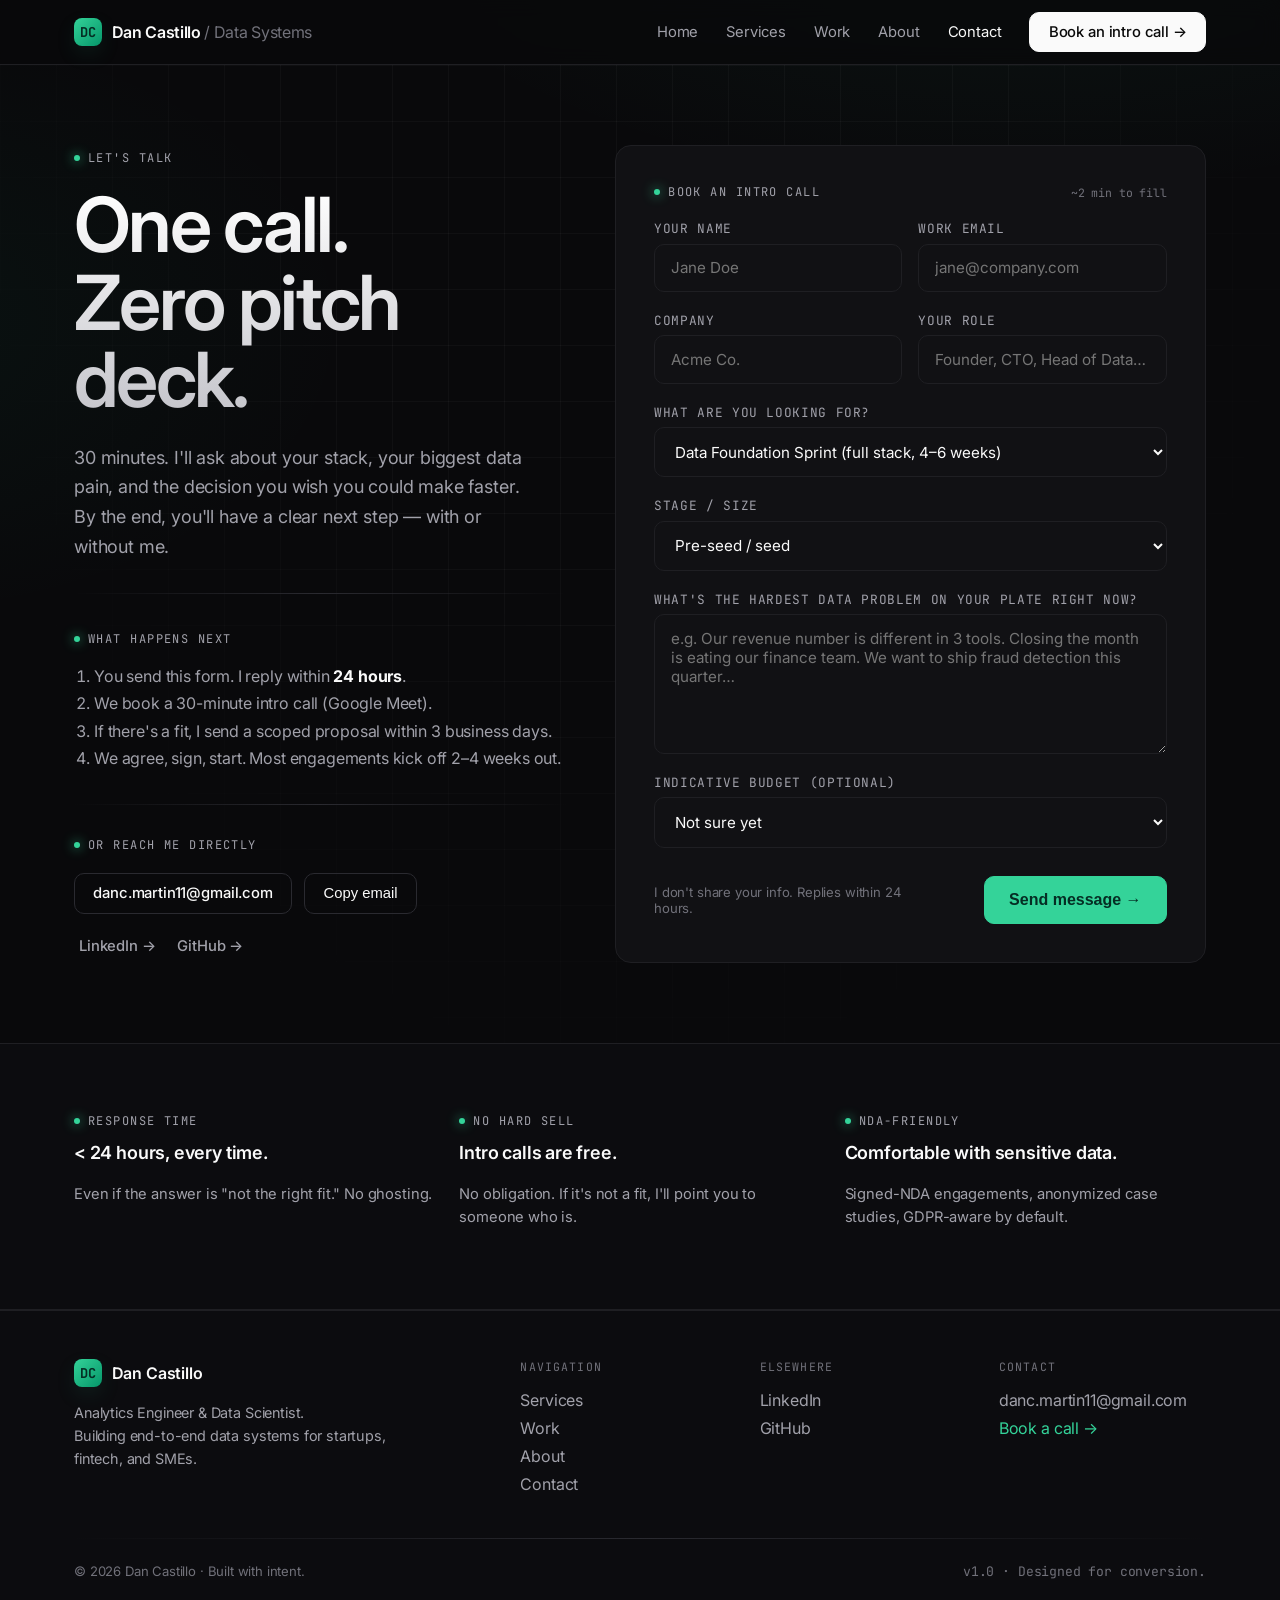
<file: contact.html>
<!DOCTYPE html>
<html lang="en">
<head>
<meta charset="UTF-8" />
<meta name="viewport" content="width=device-width, initial-scale=1.0" />
<title>Contact — Dan Castillo | Book an intro call</title>
<meta name="description" content="Book a 30-minute intro call. No pitch deck — just a real conversation about your data stack and what to build next." />
<link rel="preconnect" href="https://fonts.googleapis.com" />
<link rel="preconnect" href="https://fonts.gstatic.com" crossorigin />
<link href="https://fonts.googleapis.com/css2?family=Inter:wght@400;500;600;700&family=JetBrains+Mono:wght@400;500;600&display=swap" rel="stylesheet" />
<link rel="stylesheet" href="assets/styles.css" />
<link rel="icon" type="image/svg+xml" href="assets/favicon.svg" />
</head>
<body>

<!-- NAV -->
<header class="nav">
  <div class="container" style="display:flex; align-items:center; justify-content:space-between; height:64px;">
    <a href="index.html" style="display:flex; align-items:center; gap:0.6rem;">
      <span class="logo-mark">DC</span>
      <span style="font-weight:600; letter-spacing:-0.02em;">Dan Castillo <span style="color:var(--text-muted); font-weight:400;">/ Data Systems</span></span>
    </a>
    <nav class="nav-links-desktop" style="display:flex; align-items:center; gap:0.25rem;">
      <a class="nav-link" href="index.html">Home</a>
      <a class="nav-link" href="services.html">Services</a>
      <a class="nav-link" href="work.html">Work</a>
      <a class="nav-link" href="about.html">About</a>
      <a class="nav-link active" href="contact.html">Contact</a>
      <a class="btn btn-primary" href="#contact-form" style="margin-left:0.75rem;">Book an intro call →</a>
    </nav>
    <button class="menu-toggle btn btn-secondary" aria-expanded="false" aria-controls="mobileMenu" style="padding:0.5rem 0.75rem;">Menu</button>
  </div>
  <div id="mobileMenu" class="mobile-menu">
    <a href="index.html">Home</a>
    <a href="services.html">Services</a>
    <a href="work.html">Work</a>
    <a href="about.html">About</a>
    <a href="contact.html">Contact</a>
  </div>
</header>

<!-- HERO + FORM -->
<section style="position:relative; overflow:hidden;">
  <div class="grid-bg"></div>
  <div class="container" style="position:relative; padding-top:5rem; padding-bottom:5rem;">
    <div style="display:grid; grid-template-columns:1fr 1.2fr; gap:3rem; align-items:start;" class="contact-grid">

      <!-- LEFT: Pitch -->
      <div class="reveal">
        <span class="eyebrow">Let's talk</span>
        <h1 class="h-display text-gradient" style="margin:1.25rem 0 1.5rem;">One call.<br/>Zero pitch deck.</h1>
        <p style="color:var(--text-dim); font-size:1.125rem; line-height:1.65; max-width:460px;">
          30 minutes. I'll ask about your stack, your biggest data pain, and the
          decision you wish you could make faster. By the end, you'll have a
          clear next step — with or without me.
        </p>

        <div class="divider" style="margin:2rem 0;"></div>

        <div style="display:grid; gap:1rem;">
          <div>
            <div class="eyebrow">What happens next</div>
            <ol style="margin:1rem 0 0; padding-left:1.25rem; line-height:1.7; color:var(--text-dim);">
              <li>You send this form. I reply within <strong style="color:var(--text);">24 hours</strong>.</li>
              <li>We book a 30-minute intro call (Google Meet).</li>
              <li>If there's a fit, I send a scoped proposal within 3 business days.</li>
              <li>We agree, sign, start. Most engagements kick off 2–4 weeks out.</li>
            </ol>
          </div>
        </div>

        <div class="divider" style="margin:2rem 0;"></div>

        <div style="display:grid; gap:0.75rem;">
          <div class="eyebrow">Or reach me directly</div>
          <div style="display:flex; gap:0.75rem; flex-wrap:wrap; margin-top:0.5rem;">
            <a href="mailto:danc.martin11@gmail.com" class="btn btn-secondary">
              <span>danc.martin11@gmail.com</span>
            </a>
            <button class="btn btn-secondary" data-copy="danc.martin11@gmail.com" data-label="Copy email">Copy email</button>
          </div>
          <div style="display:flex; gap:0.75rem; flex-wrap:wrap; margin-top:0.25rem;">
            <a href="https://www.linkedin.com/in/daniel-alejandro-castillo-mart%C3%ADn-713504219/" target="_blank" rel="noopener noreferrer" class="btn btn-ghost">LinkedIn →</a>
            <a href="https://github.com/dancmartin11" target="_blank" rel="noopener noreferrer" class="btn btn-ghost">GitHub →</a>
          </div>
        </div>
      </div>

      <!-- RIGHT: Form -->
      <div class="reveal">
        <div id="contact-success" class="surface" style="display:none; padding:2.5rem; text-align:center;">
          <div style="width:64px; height:64px; border-radius:50%; background:var(--accent-soft); border:1px solid rgba(52,211,153,0.25); margin:0 auto 1.25rem; display:flex; align-items:center; justify-content:center; font-size:1.5rem; color:var(--accent);">✓</div>
          <h2 class="h-card" style="margin-bottom:0.5rem;">Message sent. Talk soon.</h2>
          <p style="color:var(--text-dim); line-height:1.6; max-width:360px; margin:0 auto;">
            I'll reply within 24 hours (usually much sooner). Meanwhile, you
            might enjoy the <a href="work.html" style="color:var(--accent);">case studies</a>.
          </p>
        </div>

        <form id="contact-form" class="surface" style="padding:clamp(1.5rem, 3vw, 2.5rem); display:grid; gap:1.25rem;">
          <div style="display:flex; justify-content:space-between; align-items:center; flex-wrap:wrap; gap:0.5rem;">
            <div class="eyebrow">Book an intro call</div>
            <span style="font-family:var(--font-mono); font-size:0.72rem; color:var(--text-muted);">~2 min to fill</span>
          </div>

          <div style="display:grid; grid-template-columns:1fr 1fr; gap:1rem;" class="form-row">
            <div class="field">
              <label for="name">Your name</label>
              <input id="name" name="name" type="text" placeholder="Jane Doe" required />
            </div>
            <div class="field">
              <label for="email">Work email</label>
              <input id="email" name="email" type="email" placeholder="jane@company.com" required />
            </div>
          </div>

          <div style="display:grid; grid-template-columns:1fr 1fr; gap:1rem;" class="form-row">
            <div class="field">
              <label for="company">Company</label>
              <input id="company" name="company" type="text" placeholder="Acme Co." />
            </div>
            <div class="field">
              <label for="role">Your role</label>
              <input id="role" name="role" type="text" placeholder="Founder, CTO, Head of Data…" />
            </div>
          </div>

          <div class="field">
            <label for="engagement">What are you looking for?</label>
            <select id="engagement" name="engagement">
              <option>Data Foundation Sprint (full stack, 4–6 weeks)</option>
              <option>BI & Data App Build</option>
              <option>Financial Analytics System</option>
              <option>Fraud & Risk Intelligence</option>
              <option>ML Forecasting System</option>
              <option>Fractional Data Lead (retainer)</option>
              <option>Not sure yet — let's scope it together</option>
            </select>
          </div>

          <div class="field">
            <label for="stage">Stage / size</label>
            <select id="stage" name="stage">
              <option>Pre-seed / seed</option>
              <option>Series A</option>
              <option>Series B+</option>
              <option>Bootstrapped / SME</option>
              <option>Enterprise / Fintech</option>
            </select>
          </div>

          <div class="field">
            <label for="message">What's the hardest data problem on your plate right now?</label>
            <textarea id="message" name="message" placeholder="e.g. Our revenue number is different in 3 tools. Closing the month is eating our finance team. We want to ship fraud detection this quarter…" required></textarea>
          </div>

          <div class="field">
            <label for="budget">Indicative budget (optional)</label>
            <select id="budget" name="budget">
              <option>Not sure yet</option>
              <option>Under $15k</option>
              <option>$15k – $40k</option>
              <option>$40k – $90k</option>
              <option>$90k+</option>
              <option>Retainer engagement</option>
            </select>
          </div>

          <div style="display:flex; justify-content:space-between; align-items:center; gap:1rem; flex-wrap:wrap; margin-top:0.5rem;">
            <div style="font-size:0.82rem; color:var(--text-muted); max-width:280px;">
              I don't share your info. Replies within 24 hours.
            </div>
            <button type="submit" class="btn btn-accent" style="padding:0.95rem 1.5rem; font-size:1rem;">Send message →</button>
          </div>
        </form>
      </div>

    </div>
  </div>
</section>

<!-- QUICK REASSURANCE -->
<section class="section-sm" style="background:var(--bg-elev); border-top:1px solid var(--border); border-bottom:1px solid var(--border);">
  <div class="container">
    <div style="display:grid; grid-template-columns:repeat(3,1fr); gap:1.5rem;" class="reassure-grid">
      <div class="reveal">
        <div class="eyebrow">Response time</div>
        <h3 class="h-card" style="margin-top:0.75rem;">&lt; 24 hours, every time.</h3>
        <p style="color:var(--text-dim); font-size:0.92rem; margin-top:0.5rem; line-height:1.6;">
          Even if the answer is "not the right fit." No ghosting.
        </p>
      </div>
      <div class="reveal">
        <div class="eyebrow">No hard sell</div>
        <h3 class="h-card" style="margin-top:0.75rem;">Intro calls are free.</h3>
        <p style="color:var(--text-dim); font-size:0.92rem; margin-top:0.5rem; line-height:1.6;">
          No obligation. If it's not a fit, I'll point you to someone who is.
        </p>
      </div>
      <div class="reveal">
        <div class="eyebrow">NDA-friendly</div>
        <h3 class="h-card" style="margin-top:0.75rem;">Comfortable with sensitive data.</h3>
        <p style="color:var(--text-dim); font-size:0.92rem; margin-top:0.5rem; line-height:1.6;">
          Signed-NDA engagements, anonymized case studies, GDPR-aware by default.
        </p>
      </div>
    </div>
  </div>
</section>

<!-- FOOTER -->
<footer style="border-top:1px solid var(--border); padding:3rem 0 2rem; background:var(--bg-elev);">
  <div class="container">
    <div style="display:grid; grid-template-columns:2fr 1fr 1fr 1fr; gap:2rem;" class="footer-grid">
      <div>
        <div style="display:flex; align-items:center; gap:0.6rem; margin-bottom:0.75rem;">
          <span class="logo-mark">DC</span>
          <span style="font-weight:600;">Dan Castillo</span>
        </div>
        <p style="color:var(--text-dim); font-size:0.9rem; max-width:320px; line-height:1.6;">
          Analytics Engineer & Data Scientist.<br/>
          Building end-to-end data systems for startups, fintech, and SMEs.
        </p>
      </div>
      <div>
        <div style="font-family:var(--font-mono); font-size:0.72rem; color:var(--text-muted); letter-spacing:0.1em; margin-bottom:0.75rem;">NAVIGATION</div>
        <a href="services.html" style="display:block; color:var(--text-dim); padding:0.25rem 0;">Services</a>
        <a href="work.html" style="display:block; color:var(--text-dim); padding:0.25rem 0;">Work</a>
        <a href="about.html" style="display:block; color:var(--text-dim); padding:0.25rem 0;">About</a>
        <a href="contact.html" style="display:block; color:var(--text-dim); padding:0.25rem 0;">Contact</a>
      </div>
      <div>
        <div style="font-family:var(--font-mono); font-size:0.72rem; color:var(--text-muted); letter-spacing:0.1em; margin-bottom:0.75rem;">ELSEWHERE</div>
        <a href="https://www.linkedin.com/in/daniel-alejandro-castillo-mart%C3%ADn-713504219/" target="_blank" rel="noopener noreferrer" style="display:block; color:var(--text-dim); padding:0.25rem 0;">LinkedIn</a>
        <a href="https://github.com/dancmartin11" target="_blank" rel="noopener noreferrer" style="display:block; color:var(--text-dim); padding:0.25rem 0;">GitHub</a>
      </div>
      <div>
        <div style="font-family:var(--font-mono); font-size:0.72rem; color:var(--text-muted); letter-spacing:0.1em; margin-bottom:0.75rem;">CONTACT</div>
        <a href="mailto:danc.martin11@gmail.com" style="display:block; color:var(--text-dim); padding:0.25rem 0;">danc.martin11@gmail.com</a>
        <a href="contact.html" style="display:block; color:var(--accent); padding:0.25rem 0;">Book a call →</a>
      </div>
    </div>
    <div class="divider" style="margin:2.5rem 0 1.5rem;"></div>
    <div style="display:flex; justify-content:space-between; align-items:center; gap:1rem; flex-wrap:wrap; font-size:0.82rem; color:var(--text-muted);">
      <div>© <span id="year"></span> Dan Castillo · Built with intent.</div>
      <div style="font-family:var(--font-mono);">v1.0 · Designed for conversion.</div>
    </div>
  </div>
</footer>

<script src="assets/main.js"></script>
<style>
  @media (max-width: 960px) {
    .contact-grid { grid-template-columns: 1fr !important; }
    .form-row { grid-template-columns: 1fr !important; }
    .reassure-grid { grid-template-columns: 1fr !important; }
    .footer-grid { grid-template-columns: 1fr 1fr !important; }
  }
</style>
</body>
</html>
</file>
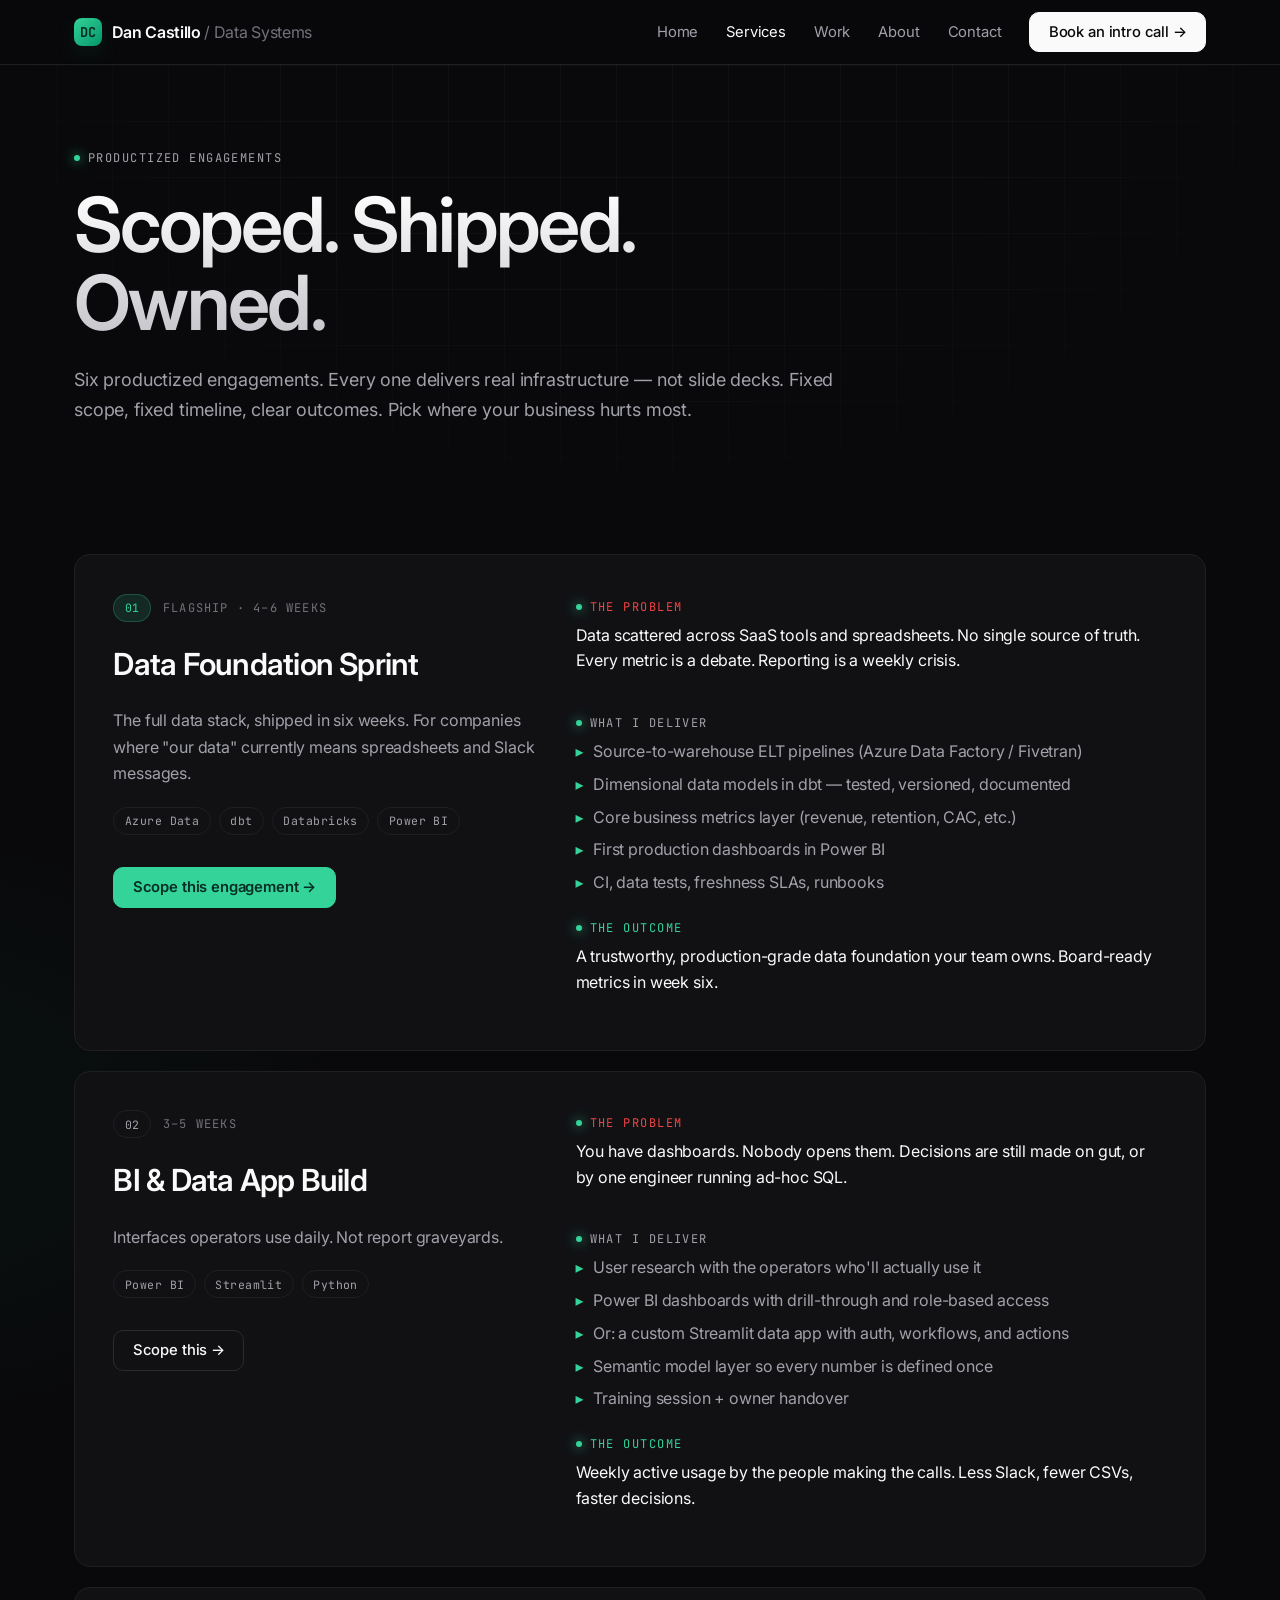
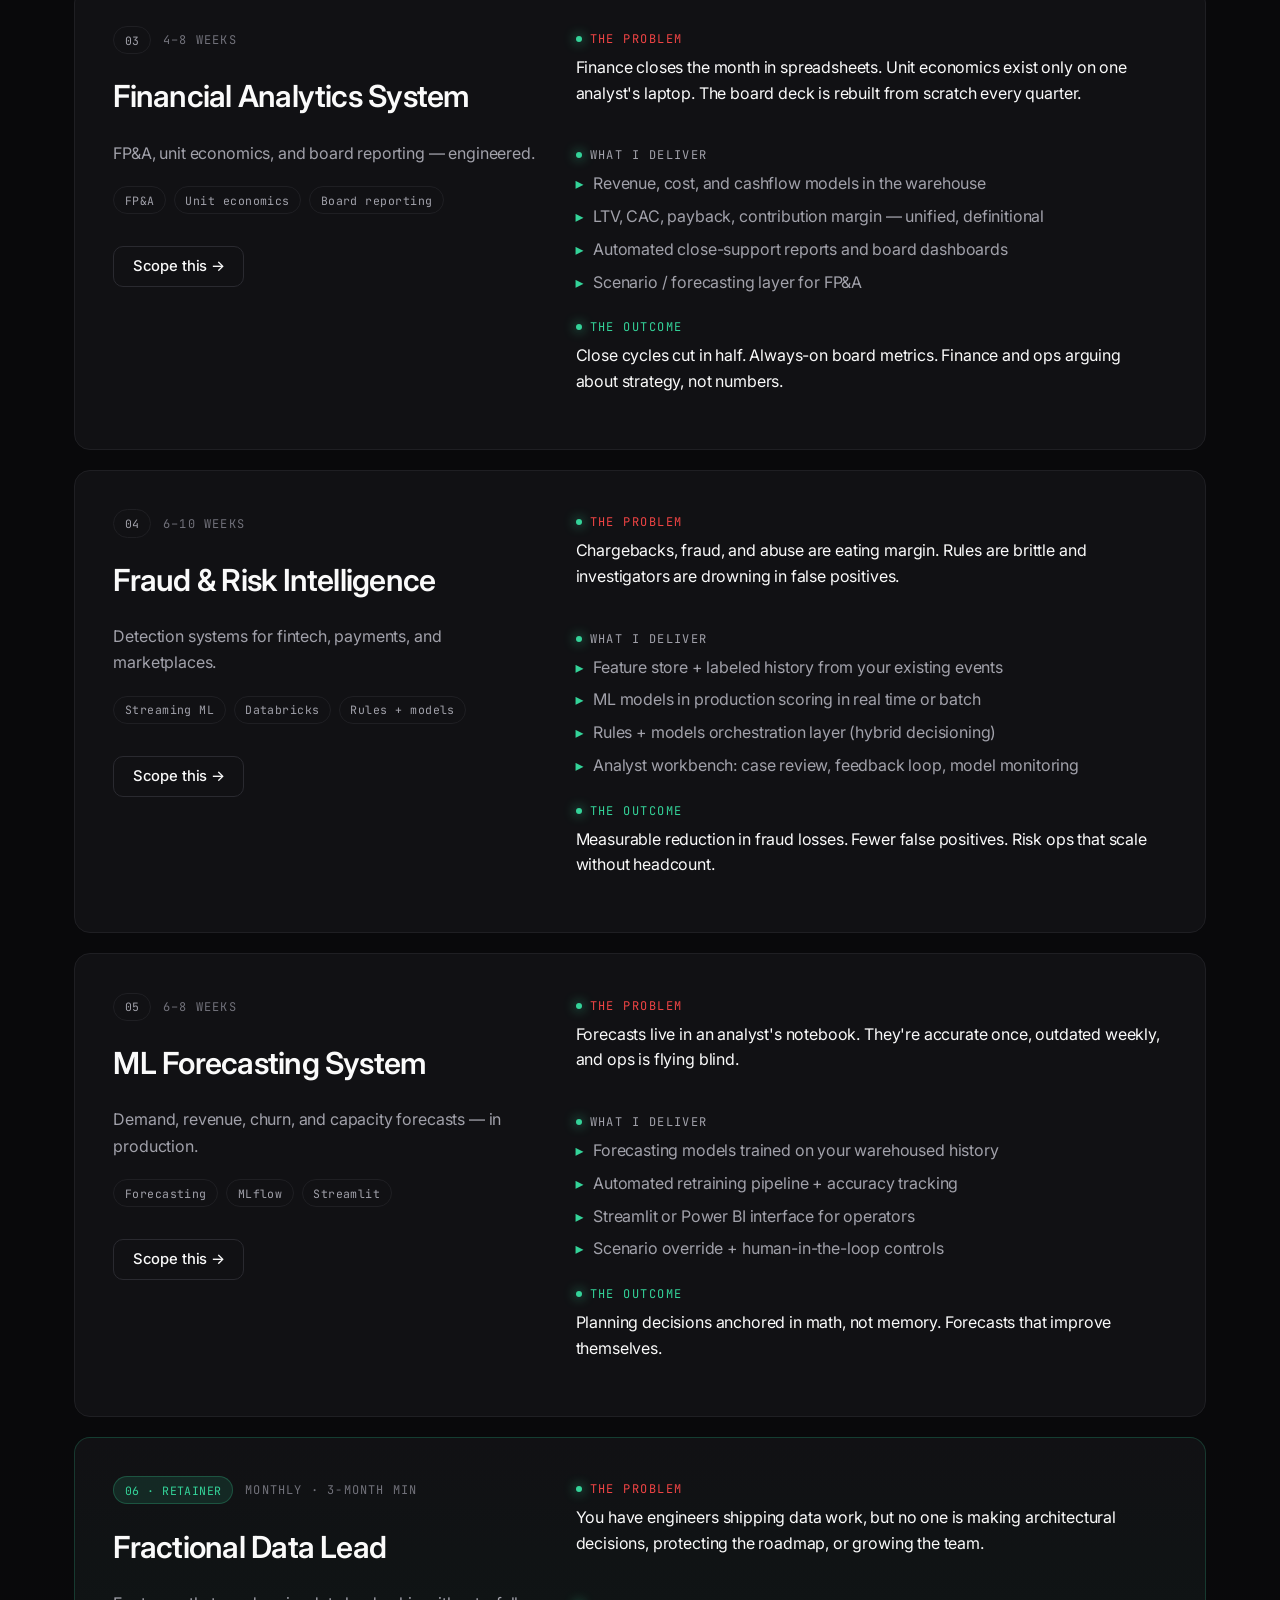
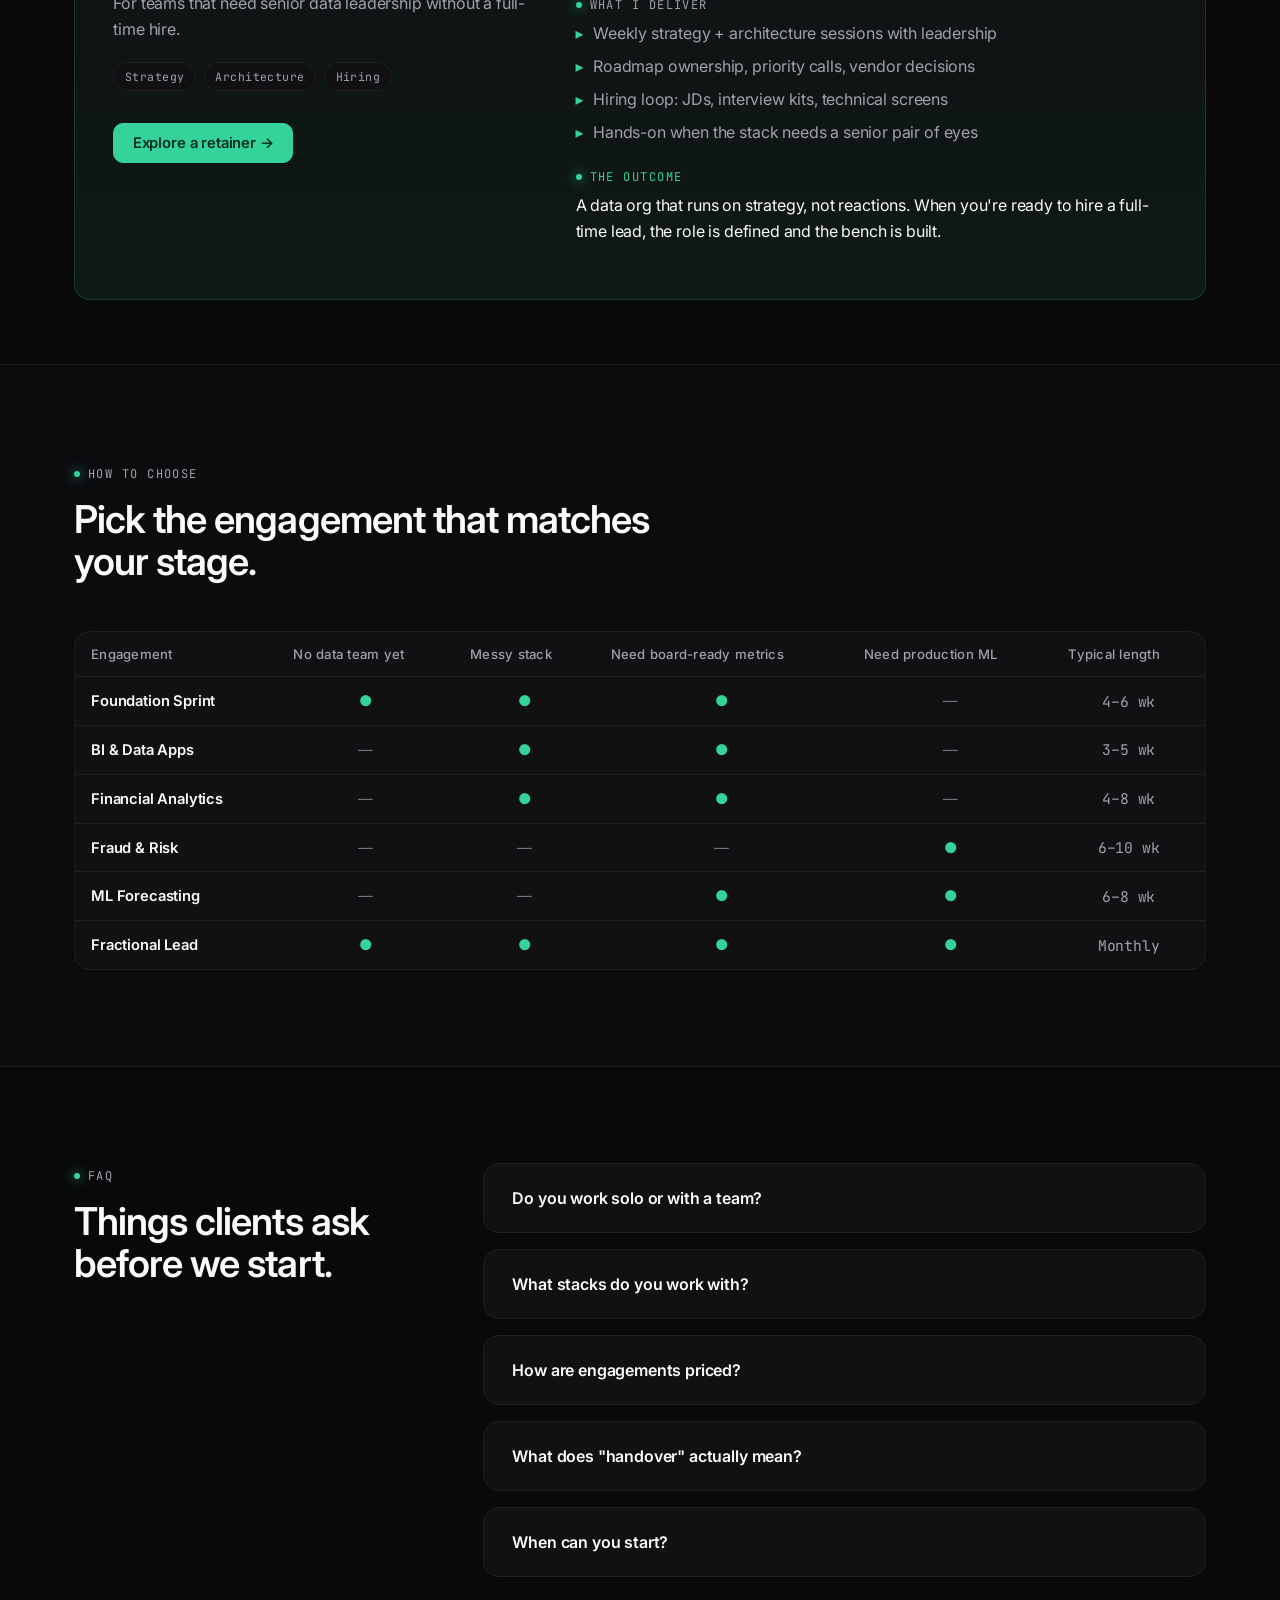
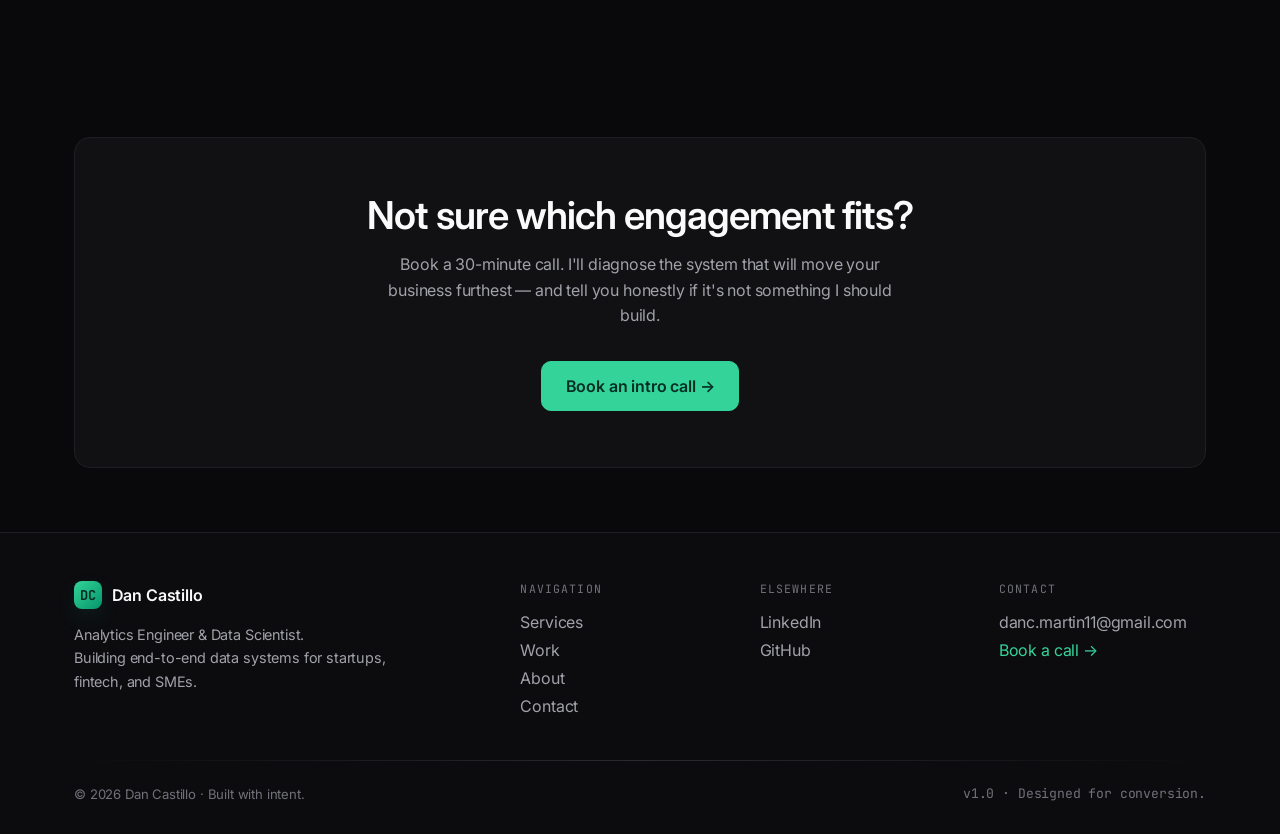
<file: services.html>
<!DOCTYPE html>
<html lang="en">
<head>
<meta charset="UTF-8" />
<meta name="viewport" content="width=device-width, initial-scale=1.0" />
<title>Services — Dan Castillo | Productized data engagements</title>
<meta name="description" content="Productized data engagements: foundation sprints, BI systems, financial analytics, fraud detection, ML, and fractional data leadership." />
<link rel="preconnect" href="https://fonts.googleapis.com" />
<link rel="preconnect" href="https://fonts.gstatic.com" crossorigin />
<link href="https://fonts.googleapis.com/css2?family=Inter:wght@400;500;600;700&family=JetBrains+Mono:wght@400;500;600&display=swap" rel="stylesheet" />
<link rel="stylesheet" href="assets/styles.css" />
<link rel="icon" type="image/svg+xml" href="assets/favicon.svg" />
</head>
<body>

<!-- NAV -->
<header class="nav">
  <div class="container" style="display:flex; align-items:center; justify-content:space-between; height:64px;">
    <a href="index.html" style="display:flex; align-items:center; gap:0.6rem;">
      <span class="logo-mark">DC</span>
      <span style="font-weight:600; letter-spacing:-0.02em;">Dan Castillo <span style="color:var(--text-muted); font-weight:400;">/ Data Systems</span></span>
    </a>
    <nav class="nav-links-desktop" style="display:flex; align-items:center; gap:0.25rem;">
      <a class="nav-link" href="index.html">Home</a>
      <a class="nav-link active" href="services.html">Services</a>
      <a class="nav-link" href="work.html">Work</a>
      <a class="nav-link" href="about.html">About</a>
      <a class="nav-link" href="contact.html">Contact</a>
      <a class="btn btn-primary" href="contact.html" style="margin-left:0.75rem;">Book an intro call →</a>
    </nav>
    <button class="menu-toggle btn btn-secondary" aria-expanded="false" aria-controls="mobileMenu" style="padding:0.5rem 0.75rem;">Menu</button>
  </div>
  <div id="mobileMenu" class="mobile-menu">
    <a href="index.html">Home</a>
    <a href="services.html">Services</a>
    <a href="work.html">Work</a>
    <a href="about.html">About</a>
    <a href="contact.html">Contact</a>
    <a class="btn btn-primary" href="contact.html">Book an intro call →</a>
  </div>
</header>

<!-- HEADER -->
<section style="position:relative; overflow:hidden;">
  <div class="grid-bg"></div>
  <div class="container" style="position:relative; padding-top:5rem; padding-bottom:3rem;">
    <div class="reveal" style="max-width:780px;">
      <span class="eyebrow">Productized engagements</span>
      <h1 class="h-display text-gradient" style="margin:1.25rem 0 1.5rem;">Scoped. Shipped.<br/>Owned.</h1>
      <p style="color:var(--text-dim); font-size:1.125rem; line-height:1.65;">
        Six productized engagements. Every one delivers real infrastructure — not
        slide decks. Fixed scope, fixed timeline, clear outcomes. Pick where
        your business hurts most.
      </p>
    </div>
  </div>
</section>

<!-- SERVICE CARDS -->
<section class="section-sm">
  <div class="container">
    <div style="display:grid; gap:1.25rem;">

      <!-- 01 Data Foundation Sprint -->
      <article class="surface reveal" style="padding:clamp(1.5rem, 3vw, 2.5rem);">
        <div style="display:grid; grid-template-columns:1fr 1.4fr; gap:2.5rem;" class="svc-grid">
          <div>
            <div style="display:flex; align-items:center; gap:0.75rem; margin-bottom:1.25rem;">
              <span class="chip chip-accent">01</span>
              <span style="font-family:var(--font-mono); font-size:0.75rem; color:var(--text-muted); letter-spacing:0.1em;">FLAGSHIP · 4–6 WEEKS</span>
            </div>
            <h2 style="font-size:1.9rem; letter-spacing:-0.025em; font-weight:600; line-height:1.15;">Data Foundation Sprint</h2>
            <p style="color:var(--text-dim); margin-top:1rem; line-height:1.65;">
              The full data stack, shipped in six weeks. For companies where
              "our data" currently means spreadsheets and Slack messages.
            </p>
            <div style="display:flex; flex-wrap:wrap; gap:0.5rem; margin-top:1.25rem;">
              <span class="chip">Azure Data</span>
              <span class="chip">dbt</span>
              <span class="chip">Databricks</span>
              <span class="chip">Power BI</span>
            </div>
            <div style="margin-top:2rem; display:flex; gap:0.75rem; flex-wrap:wrap;">
              <a href="contact.html" class="btn btn-accent">Scope this engagement →</a>
            </div>
          </div>
          <div style="display:grid; gap:1.25rem;">
            <div>
              <div class="eyebrow" style="color:#ef4444;">The problem</div>
              <p style="margin-top:0.5rem; color:var(--text); line-height:1.6;">
                Data scattered across SaaS tools and spreadsheets. No single source of
                truth. Every metric is a debate. Reporting is a weekly crisis.
              </p>
            </div>
            <div>
              <div class="eyebrow">What I deliver</div>
              <ul style="margin:0.5rem 0 0 0; padding:0; list-style:none; display:grid; gap:0.5rem; color:var(--text-dim); line-height:1.55;">
                <li style="display:flex; gap:0.6rem;"><span style="color:var(--accent);">▸</span> Source-to-warehouse ELT pipelines (Azure Data Factory / Fivetran)</li>
                <li style="display:flex; gap:0.6rem;"><span style="color:var(--accent);">▸</span> Dimensional data models in dbt — tested, versioned, documented</li>
                <li style="display:flex; gap:0.6rem;"><span style="color:var(--accent);">▸</span> Core business metrics layer (revenue, retention, CAC, etc.)</li>
                <li style="display:flex; gap:0.6rem;"><span style="color:var(--accent);">▸</span> First production dashboards in Power BI</li>
                <li style="display:flex; gap:0.6rem;"><span style="color:var(--accent);">▸</span> CI, data tests, freshness SLAs, runbooks</li>
              </ul>
            </div>
            <div>
              <div class="eyebrow" style="color:var(--accent);">The outcome</div>
              <p style="margin-top:0.5rem; color:var(--text); line-height:1.6;">
                A trustworthy, production-grade data foundation your team
                owns. Board-ready metrics in week six.
              </p>
            </div>
          </div>
        </div>
      </article>

      <!-- 02 BI & Data Apps -->
      <article class="surface reveal" style="padding:clamp(1.5rem, 3vw, 2.5rem);">
        <div style="display:grid; grid-template-columns:1fr 1.4fr; gap:2.5rem;" class="svc-grid">
          <div>
            <div style="display:flex; align-items:center; gap:0.75rem; margin-bottom:1.25rem;">
              <span class="chip">02</span>
              <span style="font-family:var(--font-mono); font-size:0.75rem; color:var(--text-muted); letter-spacing:0.1em;">3–5 WEEKS</span>
            </div>
            <h2 style="font-size:1.9rem; letter-spacing:-0.025em; font-weight:600; line-height:1.15;">BI & Data App Build</h2>
            <p style="color:var(--text-dim); margin-top:1rem; line-height:1.65;">
              Interfaces operators use daily. Not report graveyards.
            </p>
            <div style="display:flex; flex-wrap:wrap; gap:0.5rem; margin-top:1.25rem;">
              <span class="chip">Power BI</span>
              <span class="chip">Streamlit</span>
              <span class="chip">Python</span>
            </div>
            <div style="margin-top:2rem;">
              <a href="contact.html" class="btn btn-secondary">Scope this →</a>
            </div>
          </div>
          <div style="display:grid; gap:1.25rem;">
            <div>
              <div class="eyebrow" style="color:#ef4444;">The problem</div>
              <p style="margin-top:0.5rem; color:var(--text); line-height:1.6;">
                You have dashboards. Nobody opens them. Decisions are still made
                on gut, or by one engineer running ad-hoc SQL.
              </p>
            </div>
            <div>
              <div class="eyebrow">What I deliver</div>
              <ul style="margin:0.5rem 0 0 0; padding:0; list-style:none; display:grid; gap:0.5rem; color:var(--text-dim); line-height:1.55;">
                <li style="display:flex; gap:0.6rem;"><span style="color:var(--accent);">▸</span> User research with the operators who'll actually use it</li>
                <li style="display:flex; gap:0.6rem;"><span style="color:var(--accent);">▸</span> Power BI dashboards with drill-through and role-based access</li>
                <li style="display:flex; gap:0.6rem;"><span style="color:var(--accent);">▸</span> Or: a custom Streamlit data app with auth, workflows, and actions</li>
                <li style="display:flex; gap:0.6rem;"><span style="color:var(--accent);">▸</span> Semantic model layer so every number is defined once</li>
                <li style="display:flex; gap:0.6rem;"><span style="color:var(--accent);">▸</span> Training session + owner handover</li>
              </ul>
            </div>
            <div>
              <div class="eyebrow" style="color:var(--accent);">The outcome</div>
              <p style="margin-top:0.5rem; color:var(--text); line-height:1.6;">
                Weekly active usage by the people making the calls. Less Slack,
                fewer CSVs, faster decisions.
              </p>
            </div>
          </div>
        </div>
      </article>

      <!-- 03 Financial Analytics -->
      <article class="surface reveal" style="padding:clamp(1.5rem, 3vw, 2.5rem);">
        <div style="display:grid; grid-template-columns:1fr 1.4fr; gap:2.5rem;" class="svc-grid">
          <div>
            <div style="display:flex; align-items:center; gap:0.75rem; margin-bottom:1.25rem;">
              <span class="chip">03</span>
              <span style="font-family:var(--font-mono); font-size:0.75rem; color:var(--text-muted); letter-spacing:0.1em;">4–8 WEEKS</span>
            </div>
            <h2 style="font-size:1.9rem; letter-spacing:-0.025em; font-weight:600; line-height:1.15;">Financial Analytics System</h2>
            <p style="color:var(--text-dim); margin-top:1rem; line-height:1.65;">
              FP&A, unit economics, and board reporting — engineered.
            </p>
            <div style="display:flex; flex-wrap:wrap; gap:0.5rem; margin-top:1.25rem;">
              <span class="chip">FP&A</span>
              <span class="chip">Unit economics</span>
              <span class="chip">Board reporting</span>
            </div>
            <div style="margin-top:2rem;">
              <a href="contact.html" class="btn btn-secondary">Scope this →</a>
            </div>
          </div>
          <div style="display:grid; gap:1.25rem;">
            <div>
              <div class="eyebrow" style="color:#ef4444;">The problem</div>
              <p style="margin-top:0.5rem; color:var(--text); line-height:1.6;">
                Finance closes the month in spreadsheets. Unit economics exist
                only on one analyst's laptop. The board deck is rebuilt from scratch every quarter.
              </p>
            </div>
            <div>
              <div class="eyebrow">What I deliver</div>
              <ul style="margin:0.5rem 0 0 0; padding:0; list-style:none; display:grid; gap:0.5rem; color:var(--text-dim); line-height:1.55;">
                <li style="display:flex; gap:0.6rem;"><span style="color:var(--accent);">▸</span> Revenue, cost, and cashflow models in the warehouse</li>
                <li style="display:flex; gap:0.6rem;"><span style="color:var(--accent);">▸</span> LTV, CAC, payback, contribution margin — unified, definitional</li>
                <li style="display:flex; gap:0.6rem;"><span style="color:var(--accent);">▸</span> Automated close-support reports and board dashboards</li>
                <li style="display:flex; gap:0.6rem;"><span style="color:var(--accent);">▸</span> Scenario / forecasting layer for FP&A</li>
              </ul>
            </div>
            <div>
              <div class="eyebrow" style="color:var(--accent);">The outcome</div>
              <p style="margin-top:0.5rem; color:var(--text); line-height:1.6;">
                Close cycles cut in half. Always-on board metrics. Finance and
                ops arguing about strategy, not numbers.
              </p>
            </div>
          </div>
        </div>
      </article>

      <!-- 04 Fraud & Risk -->
      <article class="surface reveal" style="padding:clamp(1.5rem, 3vw, 2.5rem);">
        <div style="display:grid; grid-template-columns:1fr 1.4fr; gap:2.5rem;" class="svc-grid">
          <div>
            <div style="display:flex; align-items:center; gap:0.75rem; margin-bottom:1.25rem;">
              <span class="chip">04</span>
              <span style="font-family:var(--font-mono); font-size:0.75rem; color:var(--text-muted); letter-spacing:0.1em;">6–10 WEEKS</span>
            </div>
            <h2 style="font-size:1.9rem; letter-spacing:-0.025em; font-weight:600; line-height:1.15;">Fraud & Risk Intelligence</h2>
            <p style="color:var(--text-dim); margin-top:1rem; line-height:1.65;">
              Detection systems for fintech, payments, and marketplaces.
            </p>
            <div style="display:flex; flex-wrap:wrap; gap:0.5rem; margin-top:1.25rem;">
              <span class="chip">Streaming ML</span>
              <span class="chip">Databricks</span>
              <span class="chip">Rules + models</span>
            </div>
            <div style="margin-top:2rem;">
              <a href="contact.html" class="btn btn-secondary">Scope this →</a>
            </div>
          </div>
          <div style="display:grid; gap:1.25rem;">
            <div>
              <div class="eyebrow" style="color:#ef4444;">The problem</div>
              <p style="margin-top:0.5rem; color:var(--text); line-height:1.6;">
                Chargebacks, fraud, and abuse are eating margin. Rules are
                brittle and investigators are drowning in false positives.
              </p>
            </div>
            <div>
              <div class="eyebrow">What I deliver</div>
              <ul style="margin:0.5rem 0 0 0; padding:0; list-style:none; display:grid; gap:0.5rem; color:var(--text-dim); line-height:1.55;">
                <li style="display:flex; gap:0.6rem;"><span style="color:var(--accent);">▸</span> Feature store + labeled history from your existing events</li>
                <li style="display:flex; gap:0.6rem;"><span style="color:var(--accent);">▸</span> ML models in production scoring in real time or batch</li>
                <li style="display:flex; gap:0.6rem;"><span style="color:var(--accent);">▸</span> Rules + models orchestration layer (hybrid decisioning)</li>
                <li style="display:flex; gap:0.6rem;"><span style="color:var(--accent);">▸</span> Analyst workbench: case review, feedback loop, model monitoring</li>
              </ul>
            </div>
            <div>
              <div class="eyebrow" style="color:var(--accent);">The outcome</div>
              <p style="margin-top:0.5rem; color:var(--text); line-height:1.6;">
                Measurable reduction in fraud losses. Fewer false positives.
                Risk ops that scale without headcount.
              </p>
            </div>
          </div>
        </div>
      </article>

      <!-- 05 ML Forecasting -->
      <article class="surface reveal" style="padding:clamp(1.5rem, 3vw, 2.5rem);">
        <div style="display:grid; grid-template-columns:1fr 1.4fr; gap:2.5rem;" class="svc-grid">
          <div>
            <div style="display:flex; align-items:center; gap:0.75rem; margin-bottom:1.25rem;">
              <span class="chip">05</span>
              <span style="font-family:var(--font-mono); font-size:0.75rem; color:var(--text-muted); letter-spacing:0.1em;">6–8 WEEKS</span>
            </div>
            <h2 style="font-size:1.9rem; letter-spacing:-0.025em; font-weight:600; line-height:1.15;">ML Forecasting System</h2>
            <p style="color:var(--text-dim); margin-top:1rem; line-height:1.65;">
              Demand, revenue, churn, and capacity forecasts — in production.
            </p>
            <div style="display:flex; flex-wrap:wrap; gap:0.5rem; margin-top:1.25rem;">
              <span class="chip">Forecasting</span>
              <span class="chip">MLflow</span>
              <span class="chip">Streamlit</span>
            </div>
            <div style="margin-top:2rem;">
              <a href="contact.html" class="btn btn-secondary">Scope this →</a>
            </div>
          </div>
          <div style="display:grid; gap:1.25rem;">
            <div>
              <div class="eyebrow" style="color:#ef4444;">The problem</div>
              <p style="margin-top:0.5rem; color:var(--text); line-height:1.6;">
                Forecasts live in an analyst's notebook. They're accurate
                once, outdated weekly, and ops is flying blind.
              </p>
            </div>
            <div>
              <div class="eyebrow">What I deliver</div>
              <ul style="margin:0.5rem 0 0 0; padding:0; list-style:none; display:grid; gap:0.5rem; color:var(--text-dim); line-height:1.55;">
                <li style="display:flex; gap:0.6rem;"><span style="color:var(--accent);">▸</span> Forecasting models trained on your warehoused history</li>
                <li style="display:flex; gap:0.6rem;"><span style="color:var(--accent);">▸</span> Automated retraining pipeline + accuracy tracking</li>
                <li style="display:flex; gap:0.6rem;"><span style="color:var(--accent);">▸</span> Streamlit or Power BI interface for operators</li>
                <li style="display:flex; gap:0.6rem;"><span style="color:var(--accent);">▸</span> Scenario override + human-in-the-loop controls</li>
              </ul>
            </div>
            <div>
              <div class="eyebrow" style="color:var(--accent);">The outcome</div>
              <p style="margin-top:0.5rem; color:var(--text); line-height:1.6;">
                Planning decisions anchored in math, not memory. Forecasts
                that improve themselves.
              </p>
            </div>
          </div>
        </div>
      </article>

      <!-- 06 Fractional Lead -->
      <article class="surface reveal" style="padding:clamp(1.5rem, 3vw, 2.5rem); background:linear-gradient(180deg, var(--surface) 0%, #0d1916 100%); border-color:rgba(52,211,153,0.2);">
        <div style="display:grid; grid-template-columns:1fr 1.4fr; gap:2.5rem;" class="svc-grid">
          <div>
            <div style="display:flex; align-items:center; gap:0.75rem; margin-bottom:1.25rem;">
              <span class="chip chip-accent">06 · RETAINER</span>
              <span style="font-family:var(--font-mono); font-size:0.75rem; color:var(--text-muted); letter-spacing:0.1em;">MONTHLY · 3-MONTH MIN</span>
            </div>
            <h2 style="font-size:1.9rem; letter-spacing:-0.025em; font-weight:600; line-height:1.15;">Fractional Data Lead</h2>
            <p style="color:var(--text-dim); margin-top:1rem; line-height:1.65;">
              For teams that need senior data leadership without a full-time hire.
            </p>
            <div style="display:flex; flex-wrap:wrap; gap:0.5rem; margin-top:1.25rem;">
              <span class="chip">Strategy</span>
              <span class="chip">Architecture</span>
              <span class="chip">Hiring</span>
            </div>
            <div style="margin-top:2rem;">
              <a href="contact.html" class="btn btn-accent">Explore a retainer →</a>
            </div>
          </div>
          <div style="display:grid; gap:1.25rem;">
            <div>
              <div class="eyebrow" style="color:#ef4444;">The problem</div>
              <p style="margin-top:0.5rem; color:var(--text); line-height:1.6;">
                You have engineers shipping data work, but no one is making
                architectural decisions, protecting the roadmap, or growing the team.
              </p>
            </div>
            <div>
              <div class="eyebrow">What I deliver</div>
              <ul style="margin:0.5rem 0 0 0; padding:0; list-style:none; display:grid; gap:0.5rem; color:var(--text-dim); line-height:1.55;">
                <li style="display:flex; gap:0.6rem;"><span style="color:var(--accent);">▸</span> Weekly strategy + architecture sessions with leadership</li>
                <li style="display:flex; gap:0.6rem;"><span style="color:var(--accent);">▸</span> Roadmap ownership, priority calls, vendor decisions</li>
                <li style="display:flex; gap:0.6rem;"><span style="color:var(--accent);">▸</span> Hiring loop: JDs, interview kits, technical screens</li>
                <li style="display:flex; gap:0.6rem;"><span style="color:var(--accent);">▸</span> Hands-on when the stack needs a senior pair of eyes</li>
              </ul>
            </div>
            <div>
              <div class="eyebrow" style="color:var(--accent);">The outcome</div>
              <p style="margin-top:0.5rem; color:var(--text); line-height:1.6;">
                A data org that runs on strategy, not reactions. When you're
                ready to hire a full-time lead, the role is defined and the
                bench is built.
              </p>
            </div>
          </div>
        </div>
      </article>

    </div>
  </div>
</section>

<!-- COMPARISON TABLE -->
<section class="section" style="background:var(--bg-elev); border-top:1px solid var(--border); border-bottom:1px solid var(--border);">
  <div class="container">
    <div style="margin-bottom:3rem; max-width:640px;" class="reveal">
      <span class="eyebrow">How to choose</span>
      <h2 class="h-section" style="margin-top:1rem;">Pick the engagement that matches your stage.</h2>
    </div>
    <div class="surface reveal" style="padding:0; overflow-x:auto;">
      <table class="cmp-table">
        <thead>
          <tr>
            <th>Engagement</th>
            <th class="center">No data team yet</th>
            <th class="center">Messy stack</th>
            <th class="center">Need board-ready metrics</th>
            <th class="center">Need production ML</th>
            <th class="center">Typical length</th>
          </tr>
        </thead>
        <tbody>
          <tr>
            <td style="font-weight:600;">Foundation Sprint</td>
            <td class="center check">●</td>
            <td class="center check">●</td>
            <td class="center check">●</td>
            <td class="center cross">—</td>
            <td class="center" style="font-family:var(--font-mono); color:var(--text-dim);">4–6 wk</td>
          </tr>
          <tr>
            <td style="font-weight:600;">BI & Data Apps</td>
            <td class="center cross">—</td>
            <td class="center check">●</td>
            <td class="center check">●</td>
            <td class="center cross">—</td>
            <td class="center" style="font-family:var(--font-mono); color:var(--text-dim);">3–5 wk</td>
          </tr>
          <tr>
            <td style="font-weight:600;">Financial Analytics</td>
            <td class="center cross">—</td>
            <td class="center check">●</td>
            <td class="center check">●</td>
            <td class="center cross">—</td>
            <td class="center" style="font-family:var(--font-mono); color:var(--text-dim);">4–8 wk</td>
          </tr>
          <tr>
            <td style="font-weight:600;">Fraud & Risk</td>
            <td class="center cross">—</td>
            <td class="center cross">—</td>
            <td class="center cross">—</td>
            <td class="center check">●</td>
            <td class="center" style="font-family:var(--font-mono); color:var(--text-dim);">6–10 wk</td>
          </tr>
          <tr>
            <td style="font-weight:600;">ML Forecasting</td>
            <td class="center cross">—</td>
            <td class="center cross">—</td>
            <td class="center check">●</td>
            <td class="center check">●</td>
            <td class="center" style="font-family:var(--font-mono); color:var(--text-dim);">6–8 wk</td>
          </tr>
          <tr>
            <td style="font-weight:600;">Fractional Lead</td>
            <td class="center check">●</td>
            <td class="center check">●</td>
            <td class="center check">●</td>
            <td class="center check">●</td>
            <td class="center" style="font-family:var(--font-mono); color:var(--text-dim);">Monthly</td>
          </tr>
        </tbody>
      </table>
    </div>
  </div>
</section>

<!-- FAQ -->
<section class="section">
  <div class="container">
    <div style="display:grid; grid-template-columns:1fr 2fr; gap:3rem; align-items:start;" class="faq-grid">
      <div class="reveal">
        <span class="eyebrow">FAQ</span>
        <h2 class="h-section" style="margin-top:1rem;">Things clients ask before we start.</h2>
      </div>
      <div style="display:grid; gap:1rem;">
        <details class="surface reveal" style="padding:1.5rem 1.75rem;">
          <summary style="font-weight:600; cursor:pointer; list-style:none;">Do you work solo or with a team?</summary>
          <p style="margin:1rem 0 0; color:var(--text-dim); line-height:1.65;">
            Solo for most engagements — that's why I keep scope tight and senior.
            For larger builds I bring in a trusted network of specialists
            (BI, ML ops, infra) that I lead directly.
          </p>
        </details>
        <details class="surface reveal" style="padding:1.5rem 1.75rem;">
          <summary style="font-weight:600; cursor:pointer; list-style:none;">What stacks do you work with?</summary>
          <p style="margin:1rem 0 0; color:var(--text-dim); line-height:1.65;">
            Azure Data, Databricks, Snowflake, dbt, Python, SQL, Power BI,
            Streamlit. If you're on AWS or GCP, I'll tell you honestly whether
            the job is a good fit.
          </p>
        </details>
        <details class="surface reveal" style="padding:1.5rem 1.75rem;">
          <summary style="font-weight:600; cursor:pointer; list-style:none;">How are engagements priced?</summary>
          <p style="margin:1rem 0 0; color:var(--text-dim); line-height:1.65;">
            Fixed-scope, fixed-fee for productized engagements. Retainers for
            fractional leadership. No hourly billing — you pay for outcomes.
          </p>
        </details>
        <details class="surface reveal" style="padding:1.5rem 1.75rem;">
          <summary style="font-weight:600; cursor:pointer; list-style:none;">What does "handover" actually mean?</summary>
          <p style="margin:1rem 0 0; color:var(--text-dim); line-height:1.65;">
            Full documentation, CI, runbooks, tests, and a named owner on your
            side. If your team can't run the system a month after I leave,
            I haven't done my job.
          </p>
        </details>
        <details class="surface reveal" style="padding:1.5rem 1.75rem;">
          <summary style="font-weight:600; cursor:pointer; list-style:none;">When can you start?</summary>
          <p style="margin:1rem 0 0; color:var(--text-dim); line-height:1.65;">
            Usually within 2–4 weeks of the scoping call. I take 1–2 engagements
            in parallel to stay senior on every one.
          </p>
        </details>
      </div>
    </div>
  </div>
</section>

<!-- CTA -->
<section class="section-sm">
  <div class="container">
    <div class="surface reveal" style="padding:clamp(2rem, 5vw, 3.5rem); text-align:center;">
      <h2 class="h-section" style="max-width:640px; margin:0 auto 1rem;">Not sure which engagement fits?</h2>
      <p style="color:var(--text-dim); max-width:520px; margin:0 auto 2rem; line-height:1.6;">
        Book a 30-minute call. I'll diagnose the system that will move your
        business furthest — and tell you honestly if it's not something I
        should build.
      </p>
      <a href="contact.html" class="btn btn-accent" style="padding:1rem 1.5rem; font-size:1rem;">Book an intro call →</a>
    </div>
  </div>
</section>

<!-- FOOTER -->
<footer style="border-top:1px solid var(--border); padding:3rem 0 2rem; background:var(--bg-elev);">
  <div class="container">
    <div style="display:grid; grid-template-columns:2fr 1fr 1fr 1fr; gap:2rem;" class="footer-grid">
      <div>
        <div style="display:flex; align-items:center; gap:0.6rem; margin-bottom:0.75rem;">
          <span class="logo-mark">DC</span>
          <span style="font-weight:600;">Dan Castillo</span>
        </div>
        <p style="color:var(--text-dim); font-size:0.9rem; max-width:320px; line-height:1.6;">
          Analytics Engineer & Data Scientist.<br/>
          Building end-to-end data systems for startups, fintech, and SMEs.
        </p>
      </div>
      <div>
        <div style="font-family:var(--font-mono); font-size:0.72rem; color:var(--text-muted); letter-spacing:0.1em; margin-bottom:0.75rem;">NAVIGATION</div>
        <a href="services.html" style="display:block; color:var(--text-dim); padding:0.25rem 0;">Services</a>
        <a href="work.html" style="display:block; color:var(--text-dim); padding:0.25rem 0;">Work</a>
        <a href="about.html" style="display:block; color:var(--text-dim); padding:0.25rem 0;">About</a>
        <a href="contact.html" style="display:block; color:var(--text-dim); padding:0.25rem 0;">Contact</a>
      </div>
      <div>
        <div style="font-family:var(--font-mono); font-size:0.72rem; color:var(--text-muted); letter-spacing:0.1em; margin-bottom:0.75rem;">ELSEWHERE</div>
        <a href="https://www.linkedin.com/in/daniel-alejandro-castillo-mart%C3%ADn-713504219/" target="_blank" rel="noopener noreferrer" style="display:block; color:var(--text-dim); padding:0.25rem 0;">LinkedIn</a>
        <a href="https://github.com/dancmartin11" target="_blank" rel="noopener noreferrer" style="display:block; color:var(--text-dim); padding:0.25rem 0;">GitHub</a>
      </div>
      <div>
        <div style="font-family:var(--font-mono); font-size:0.72rem; color:var(--text-muted); letter-spacing:0.1em; margin-bottom:0.75rem;">CONTACT</div>
        <a href="mailto:danc.martin11@gmail.com" style="display:block; color:var(--text-dim); padding:0.25rem 0;">danc.martin11@gmail.com</a>
        <a href="contact.html" style="display:block; color:var(--accent); padding:0.25rem 0;">Book a call →</a>
      </div>
    </div>
    <div class="divider" style="margin:2.5rem 0 1.5rem;"></div>
    <div style="display:flex; justify-content:space-between; align-items:center; gap:1rem; flex-wrap:wrap; font-size:0.82rem; color:var(--text-muted);">
      <div>© <span id="year"></span> Dan Castillo · Built with intent.</div>
      <div style="font-family:var(--font-mono);">v1.0 · Designed for conversion.</div>
    </div>
  </div>
</footer>

<script src="assets/main.js"></script>
<style>
  @media (max-width: 960px) {
    .svc-grid { grid-template-columns: 1fr !important; gap: 1.5rem !important; }
    .faq-grid { grid-template-columns: 1fr !important; }
    .footer-grid { grid-template-columns: 1fr 1fr !important; }
  }
</style>
</body>
</html>
</file>
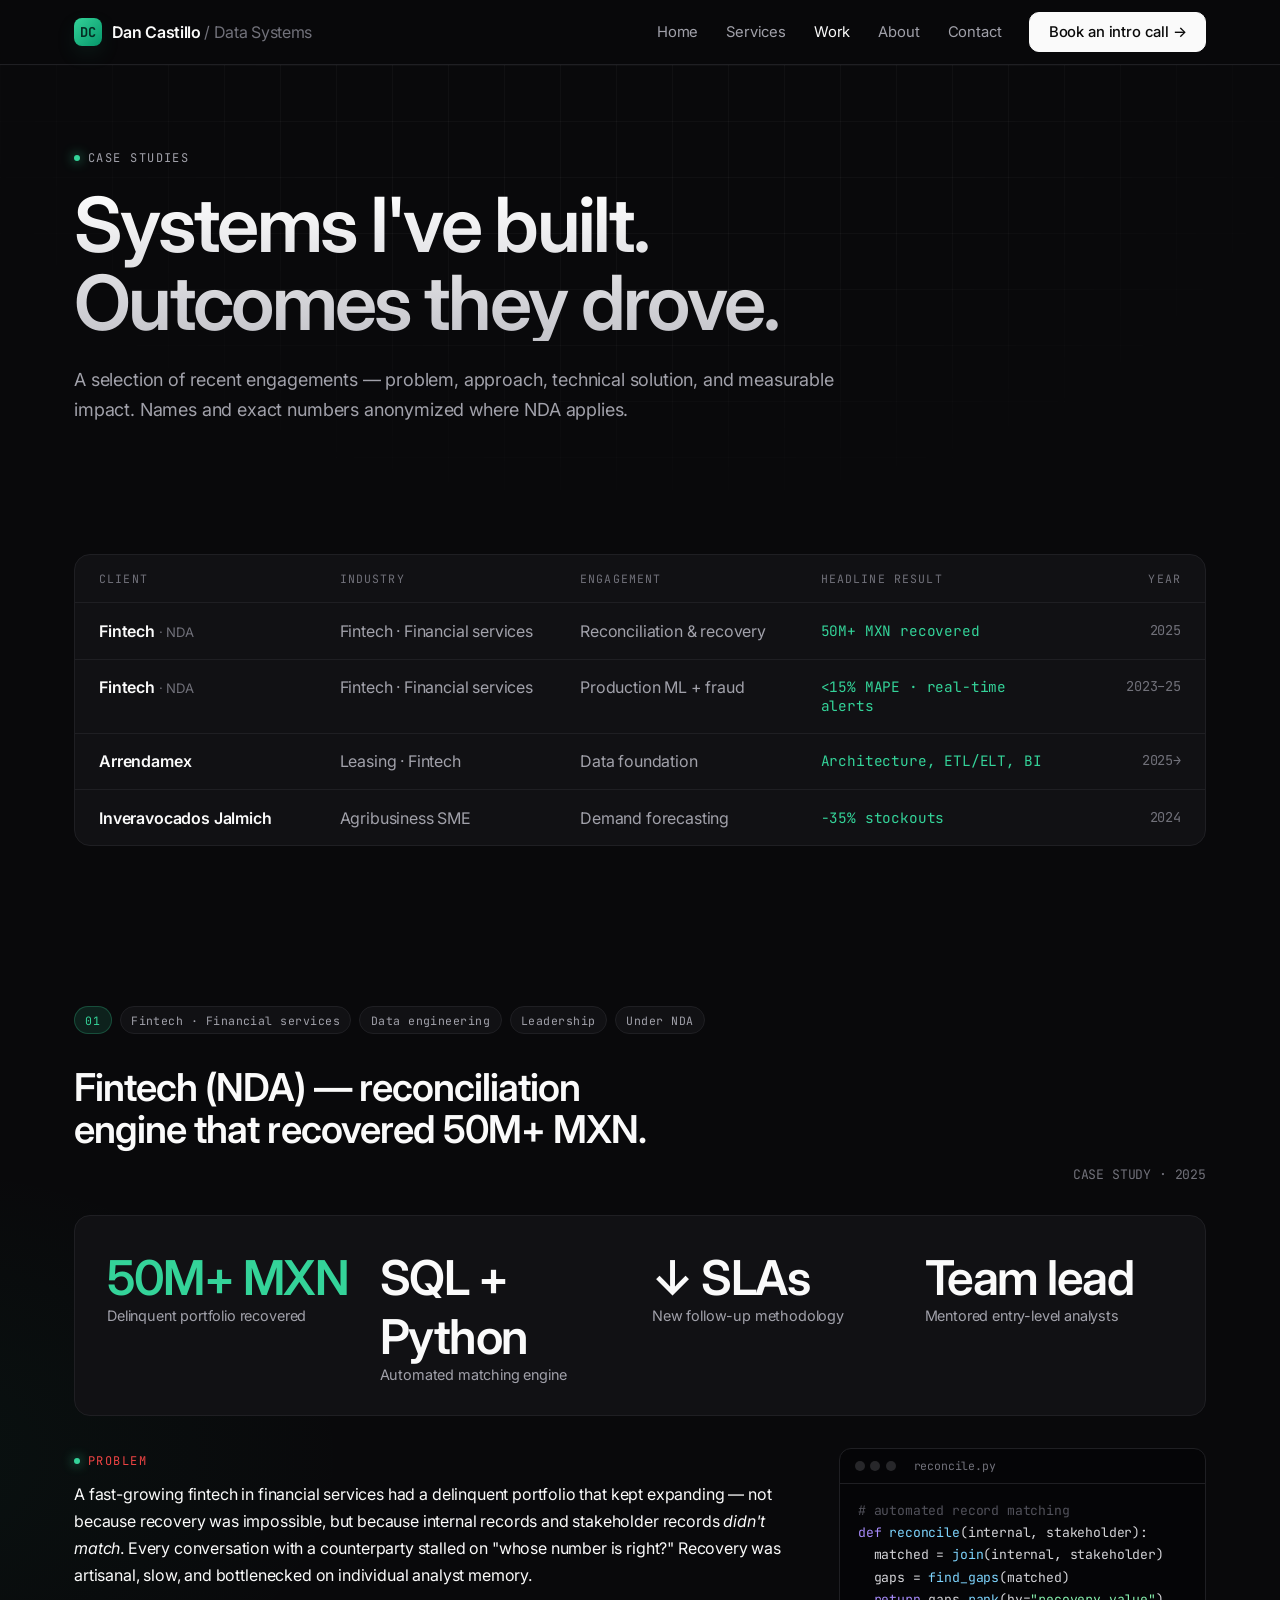
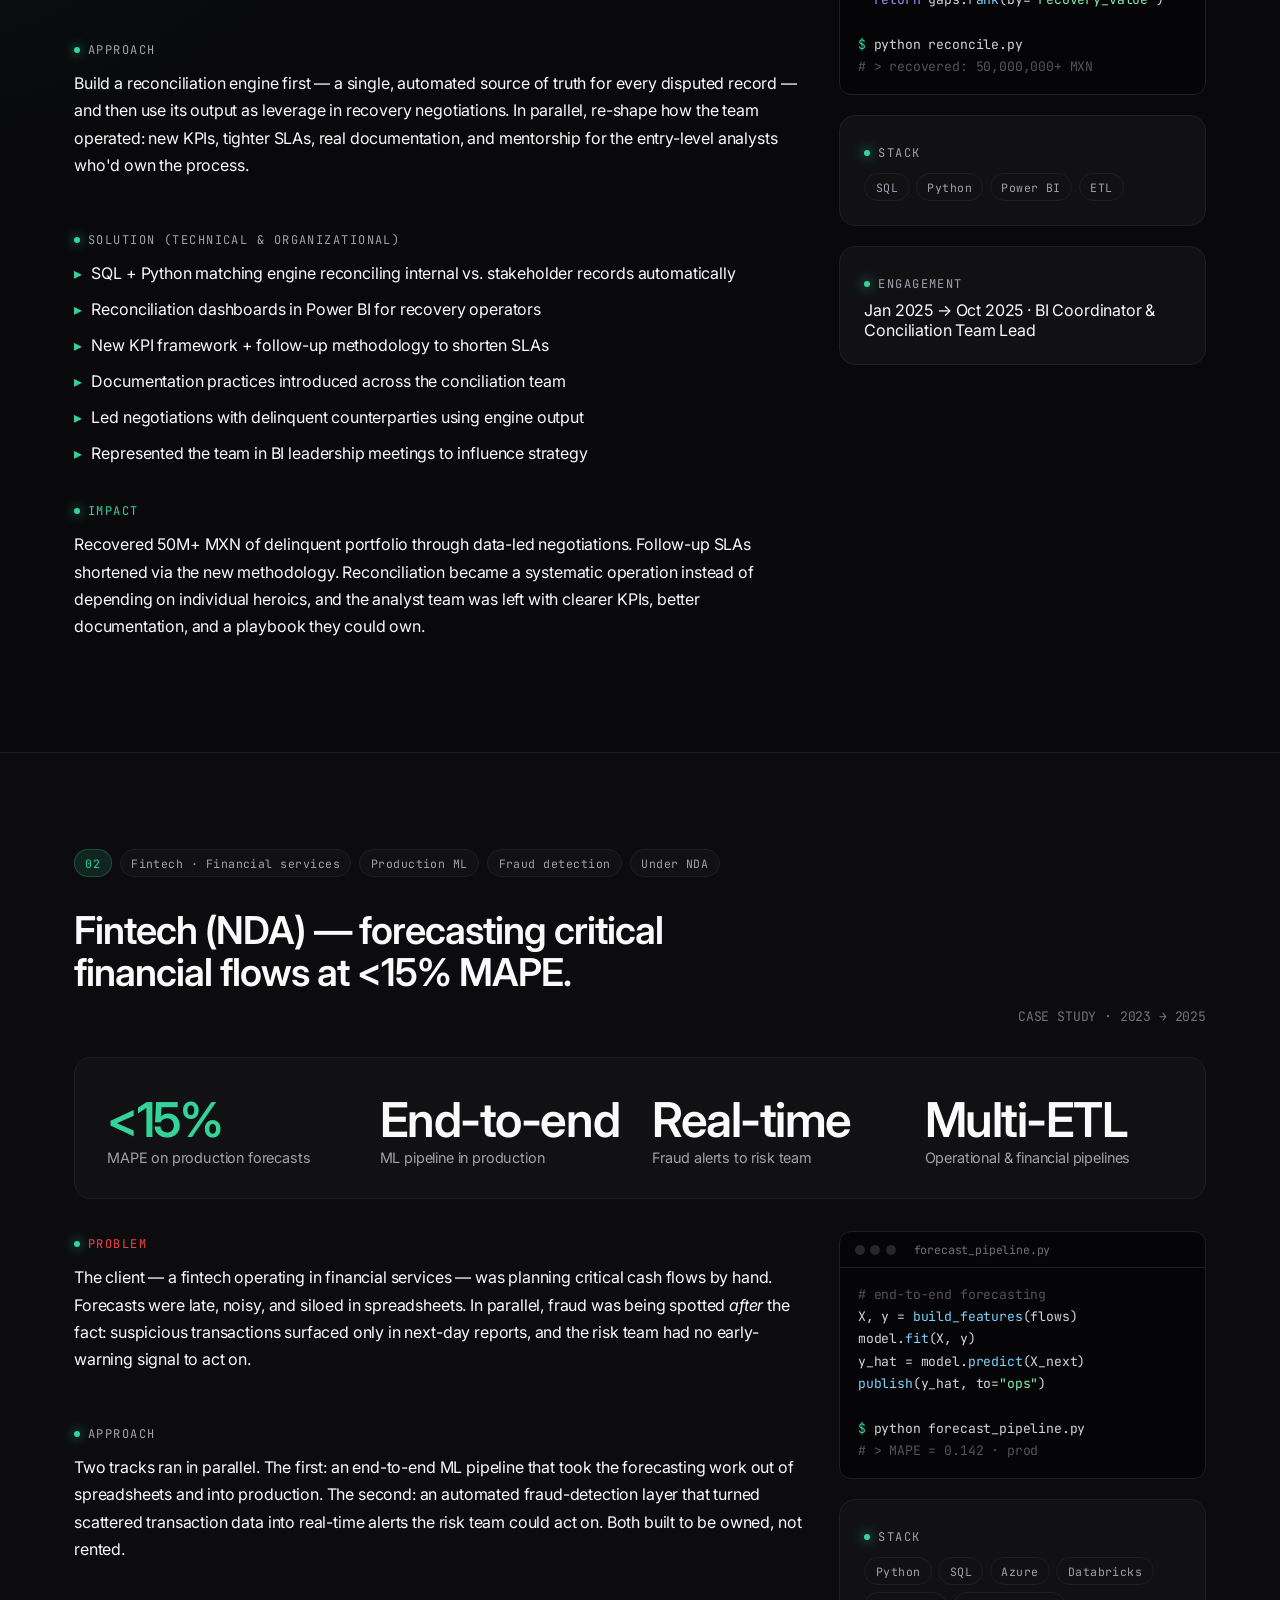
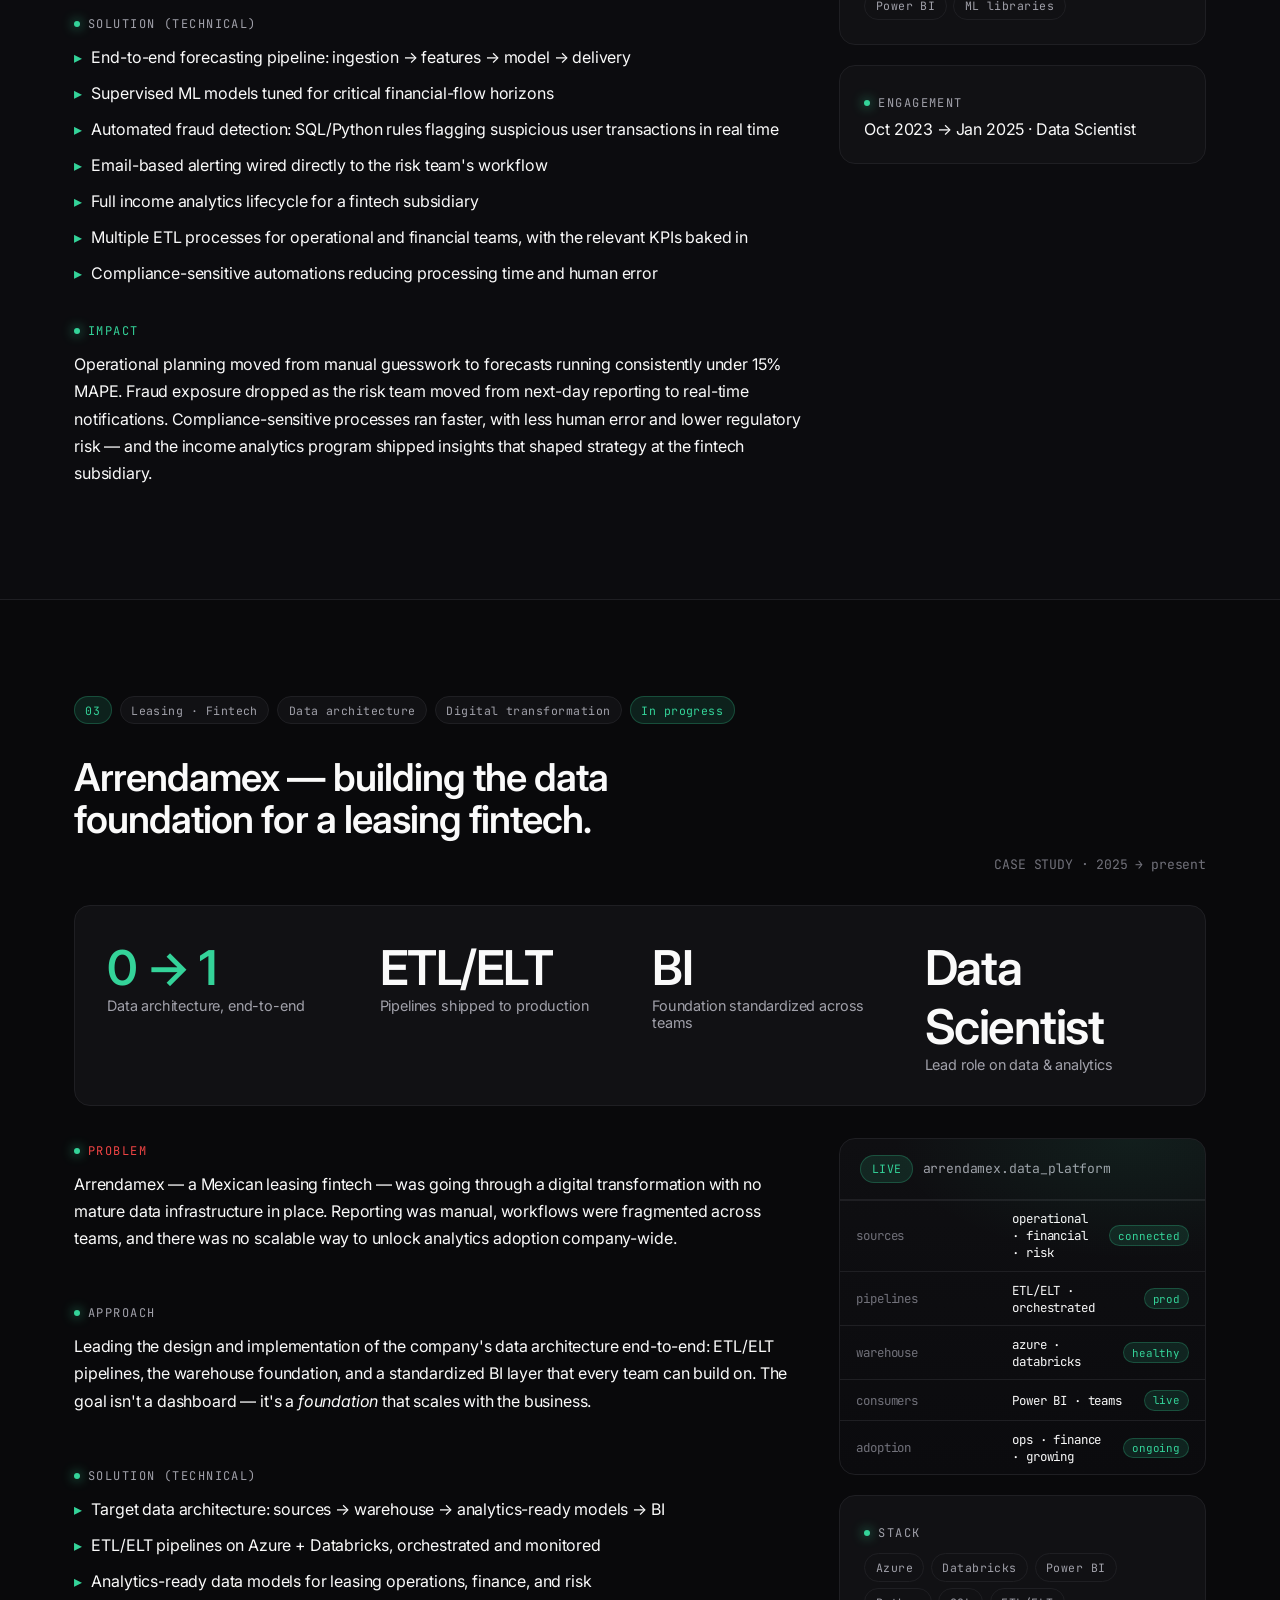
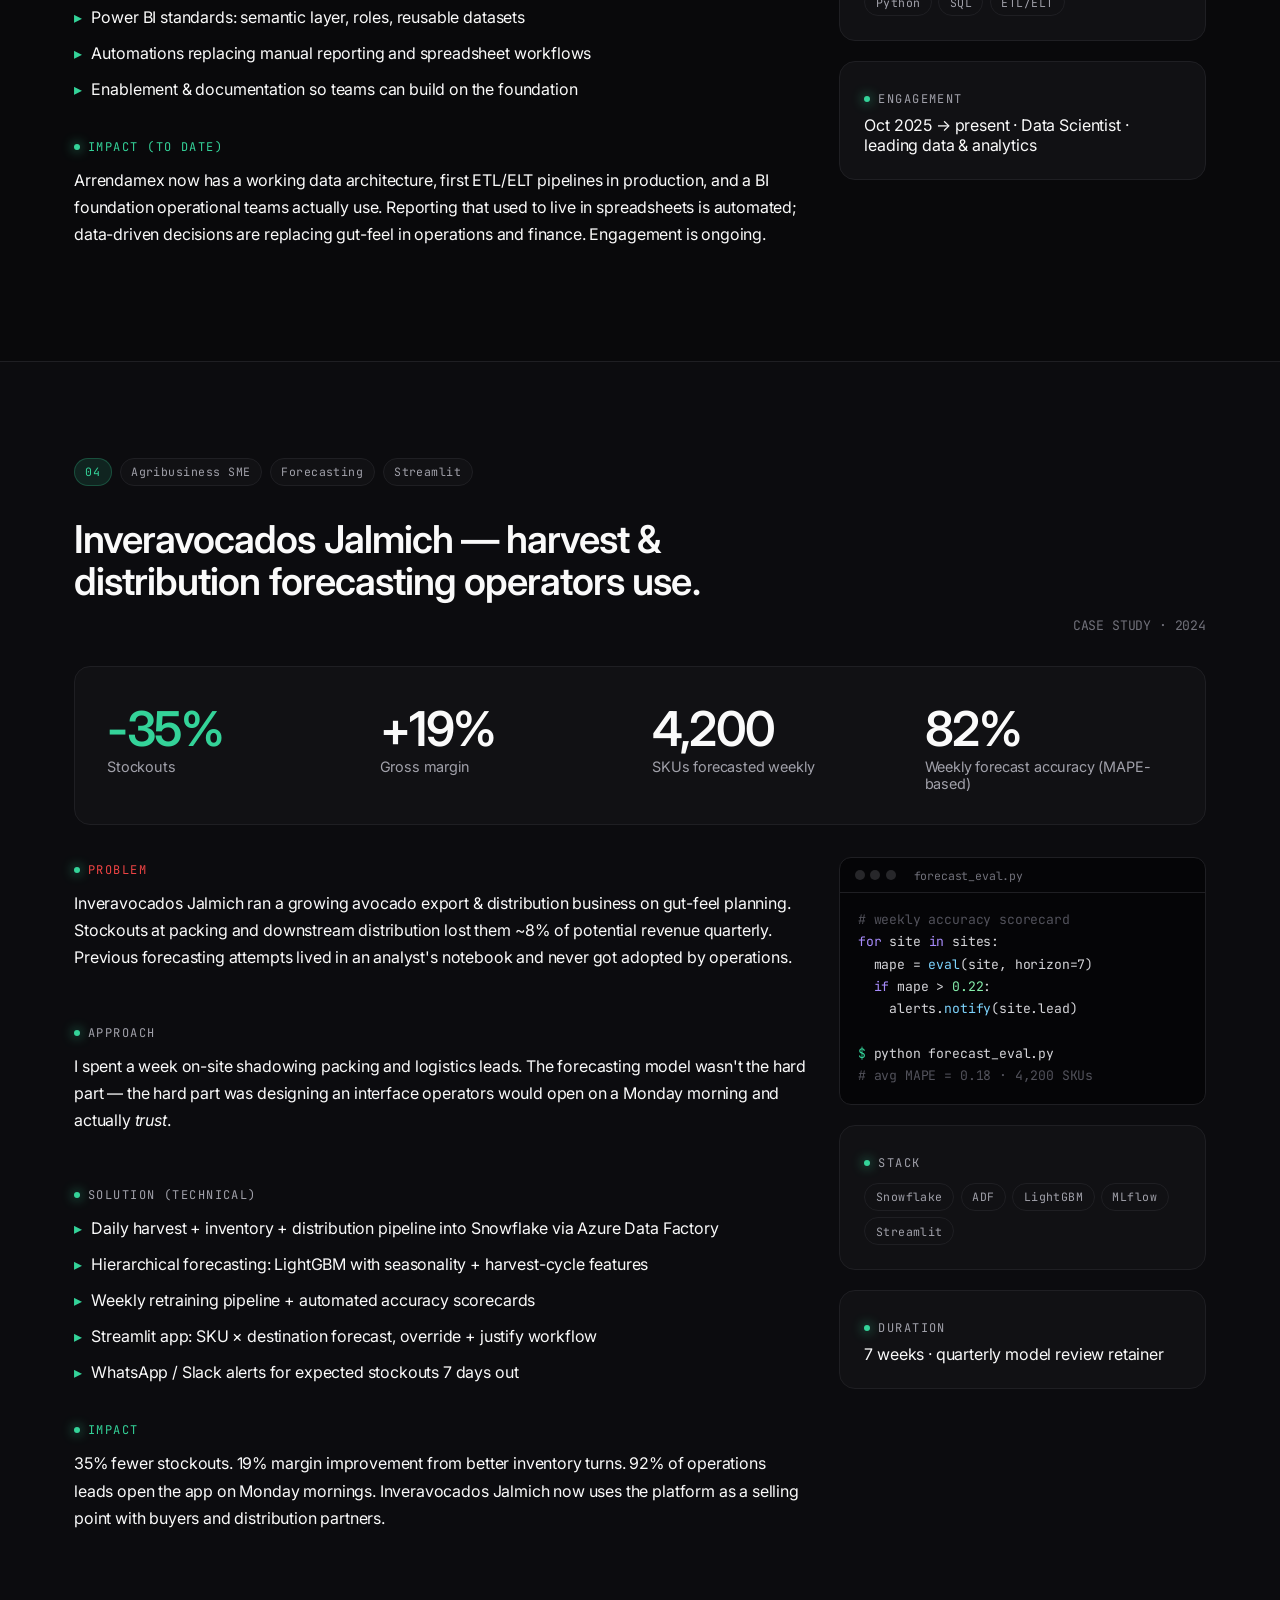
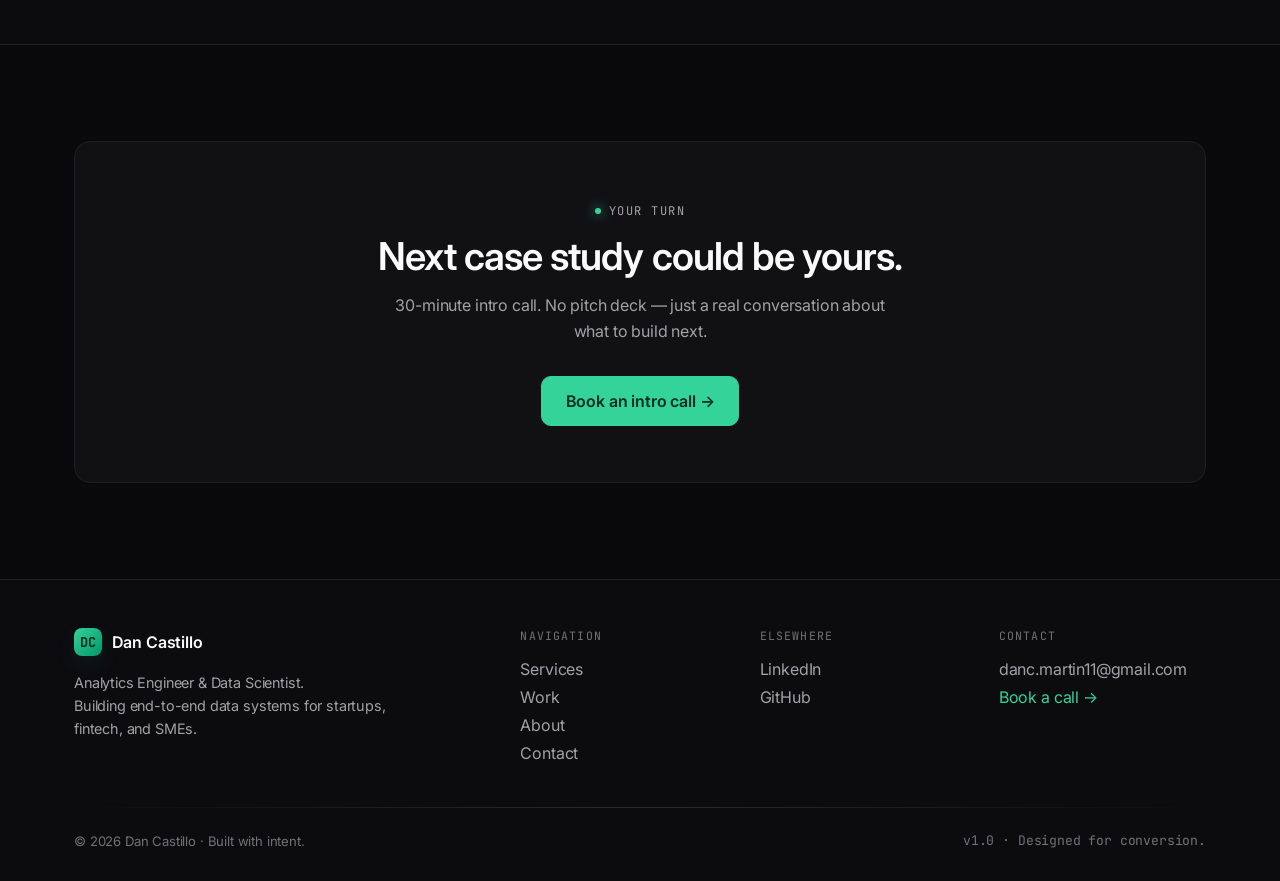
<file: work.html>
<!DOCTYPE html>
<html lang="en">
<head>
<meta charset="UTF-8" />
<meta name="viewport" content="width=device-width, initial-scale=1.0" />
<title>Work — Dan Castillo | Case studies in data systems</title>
<meta name="description" content="Selected case studies: fraud detection at fintech scale, zero-to-one data foundations, financial analytics platforms, and demand forecasting." />
<link rel="preconnect" href="https://fonts.googleapis.com" />
<link rel="preconnect" href="https://fonts.gstatic.com" crossorigin />
<link href="https://fonts.googleapis.com/css2?family=Inter:wght@400;500;600;700&family=JetBrains+Mono:wght@400;500;600&display=swap" rel="stylesheet" />
<link rel="stylesheet" href="assets/styles.css" />
<link rel="icon" type="image/svg+xml" href="assets/favicon.svg" />
</head>
<body>

<!-- NAV -->
<header class="nav">
  <div class="container" style="display:flex; align-items:center; justify-content:space-between; height:64px;">
    <a href="index.html" style="display:flex; align-items:center; gap:0.6rem;">
      <span class="logo-mark">DC</span>
      <span style="font-weight:600; letter-spacing:-0.02em;">Dan Castillo <span style="color:var(--text-muted); font-weight:400;">/ Data Systems</span></span>
    </a>
    <nav class="nav-links-desktop" style="display:flex; align-items:center; gap:0.25rem;">
      <a class="nav-link" href="index.html">Home</a>
      <a class="nav-link" href="services.html">Services</a>
      <a class="nav-link active" href="work.html">Work</a>
      <a class="nav-link" href="about.html">About</a>
      <a class="nav-link" href="contact.html">Contact</a>
      <a class="btn btn-primary" href="contact.html" style="margin-left:0.75rem;">Book an intro call →</a>
    </nav>
    <button class="menu-toggle btn btn-secondary" aria-expanded="false" aria-controls="mobileMenu" style="padding:0.5rem 0.75rem;">Menu</button>
  </div>
  <div id="mobileMenu" class="mobile-menu">
    <a href="index.html">Home</a>
    <a href="services.html">Services</a>
    <a href="work.html">Work</a>
    <a href="about.html">About</a>
    <a href="contact.html">Contact</a>
    <a class="btn btn-primary" href="contact.html">Book an intro call →</a>
  </div>
</header>

<!-- HEADER -->
<section style="position:relative; overflow:hidden;">
  <div class="grid-bg"></div>
  <div class="container" style="position:relative; padding-top:5rem; padding-bottom:3rem;">
    <div class="reveal" style="max-width:780px;">
      <span class="eyebrow">Case studies</span>
      <h1 class="h-display text-gradient" style="margin:1.25rem 0 1.5rem;">Systems I've built.<br/>Outcomes they drove.</h1>
      <p style="color:var(--text-dim); font-size:1.125rem; line-height:1.65;">
        A selection of recent engagements — problem, approach, technical
        solution, and measurable impact. Names and exact numbers anonymized
        where NDA applies.
      </p>
    </div>
  </div>
</section>

<!-- INDEX TABLE -->
<section class="section-sm">
  <div class="container">
    <div class="surface reveal" style="padding:0; overflow:hidden;">
      <div style="display:grid; grid-template-columns:1fr 1fr 1fr 1fr 120px; padding:1rem 1.5rem; border-bottom:1px solid var(--border); font-family:var(--font-mono); font-size:0.72rem; color:var(--text-muted); letter-spacing:0.1em;" class="idx-row">
        <div>CLIENT</div>
        <div>INDUSTRY</div>
        <div>ENGAGEMENT</div>
        <div>HEADLINE RESULT</div>
        <div style="text-align:right;">YEAR</div>
      </div>
      <a href="#fintech-recovery" class="idx-row" style="display:grid; grid-template-columns:1fr 1fr 1fr 1fr 120px; padding:1.1rem 1.5rem; border-bottom:1px solid var(--border); color:var(--text); transition:background 160ms;">
        <div style="font-weight:600;">Fintech <span style="color:var(--text-muted); font-weight:400; font-size:0.82rem;">· NDA</span></div>
        <div style="color:var(--text-dim);">Fintech · Financial services</div>
        <div style="color:var(--text-dim);">Reconciliation &amp; recovery</div>
        <div style="color:var(--accent); font-family:var(--font-mono); font-size:0.9rem;">50M+ MXN recovered</div>
        <div style="text-align:right; color:var(--text-muted); font-family:var(--font-mono); font-size:0.85rem;">2025</div>
      </a>
      <a href="#fintech-ml" class="idx-row" style="display:grid; grid-template-columns:1fr 1fr 1fr 1fr 120px; padding:1.1rem 1.5rem; border-bottom:1px solid var(--border); color:var(--text);">
        <div style="font-weight:600;">Fintech <span style="color:var(--text-muted); font-weight:400; font-size:0.82rem;">· NDA</span></div>
        <div style="color:var(--text-dim);">Fintech · Financial services</div>
        <div style="color:var(--text-dim);">Production ML + fraud</div>
        <div style="color:var(--accent); font-family:var(--font-mono); font-size:0.9rem;">&lt;15% MAPE · real-time alerts</div>
        <div style="text-align:right; color:var(--text-muted); font-family:var(--font-mono); font-size:0.85rem;">2023–25</div>
      </a>
      <a href="#arrendamex" class="idx-row" style="display:grid; grid-template-columns:1fr 1fr 1fr 1fr 120px; padding:1.1rem 1.5rem; border-bottom:1px solid var(--border); color:var(--text);">
        <div style="font-weight:600;">Arrendamex</div>
        <div style="color:var(--text-dim);">Leasing · Fintech</div>
        <div style="color:var(--text-dim);">Data foundation</div>
        <div style="color:var(--accent); font-family:var(--font-mono); font-size:0.9rem;">Architecture, ETL/ELT, BI</div>
        <div style="text-align:right; color:var(--text-muted); font-family:var(--font-mono); font-size:0.85rem;">2025→</div>
      </a>
      <a href="#inveravocados" class="idx-row" style="display:grid; grid-template-columns:1fr 1fr 1fr 1fr 120px; padding:1.1rem 1.5rem; color:var(--text);">
        <div style="font-weight:600;">Inveravocados Jalmich</div>
        <div style="color:var(--text-dim);">Agribusiness SME</div>
        <div style="color:var(--text-dim);">Demand forecasting</div>
        <div style="color:var(--accent); font-family:var(--font-mono); font-size:0.9rem;">-35% stockouts</div>
        <div style="text-align:right; color:var(--text-muted); font-family:var(--font-mono); font-size:0.85rem;">2024</div>
      </a>
    </div>
  </div>
</section>

<!-- CASE 1: FINTECH NDA — RECONCILIATION & RECOVERY -->
<section id="fintech-recovery" class="section" style="scroll-margin-top:80px;">
  <div class="container">
    <div class="reveal" style="display:flex; justify-content:space-between; align-items:end; flex-wrap:wrap; gap:1rem; margin-bottom:2rem;">
      <div>
        <div style="display:flex; gap:0.5rem; flex-wrap:wrap; margin-bottom:1rem;">
          <span class="chip chip-accent">01</span>
          <span class="chip">Fintech · Financial services</span>
          <span class="chip">Data engineering</span>
          <span class="chip">Leadership</span>
          <span class="chip">Under NDA</span>
        </div>
        <h2 class="h-section">Fintech (NDA) — reconciliation<br/>engine that recovered 50M+ MXN.</h2>
      </div>
      <div style="font-family:var(--font-mono); color:var(--text-muted); font-size:0.82rem;">CASE STUDY · 2025</div>
    </div>

    <!-- KPI strip -->
    <div class="surface reveal" style="padding:2rem; display:grid; grid-template-columns:repeat(4,1fr); gap:1.5rem; margin-bottom:2rem;" class="kpi-grid-4">
      <div><div class="kpi-num accent-text">50M+ MXN</div><div class="kpi-label">Delinquent portfolio recovered</div></div>
      <div><div class="kpi-num">SQL + Python</div><div class="kpi-label">Automated matching engine</div></div>
      <div><div class="kpi-num">↓ SLAs</div><div class="kpi-label">New follow-up methodology</div></div>
      <div><div class="kpi-num">Team lead</div><div class="kpi-label">Mentored entry-level analysts</div></div>
    </div>

    <div style="display:grid; grid-template-columns:2fr 1fr; gap:2rem;" class="case-grid">
      <div style="display:grid; gap:2rem;">
        <div class="reveal">
          <div class="eyebrow" style="color:#ef4444;">Problem</div>
          <p style="margin-top:0.75rem; line-height:1.7;">
            A fast-growing fintech in financial services had a delinquent
            portfolio that kept expanding — not because recovery was
            impossible, but because internal records and stakeholder
            records <em>didn't match</em>. Every conversation with a
            counterparty stalled on "whose number is right?" Recovery was
            artisanal, slow, and bottlenecked on individual analyst memory.
          </p>
        </div>
        <div class="reveal">
          <div class="eyebrow">Approach</div>
          <p style="margin-top:0.75rem; line-height:1.7;">
            Build a reconciliation engine first — a single, automated source
            of truth for every disputed record — and then use its output as
            leverage in recovery negotiations. In parallel, re-shape how the
            team operated: new KPIs, tighter SLAs, real documentation, and
            mentorship for the entry-level analysts who'd own the process.
          </p>
        </div>
        <div class="reveal">
          <div class="eyebrow">Solution (technical &amp; organizational)</div>
          <ul style="margin:0.75rem 0 0; padding:0; list-style:none; display:grid; gap:0.6rem; line-height:1.65;">
            <li style="display:flex; gap:0.6rem;"><span style="color:var(--accent);">▸</span> SQL + Python matching engine reconciling internal vs. stakeholder records automatically</li>
            <li style="display:flex; gap:0.6rem;"><span style="color:var(--accent);">▸</span> Reconciliation dashboards in Power BI for recovery operators</li>
            <li style="display:flex; gap:0.6rem;"><span style="color:var(--accent);">▸</span> New KPI framework + follow-up methodology to shorten SLAs</li>
            <li style="display:flex; gap:0.6rem;"><span style="color:var(--accent);">▸</span> Documentation practices introduced across the conciliation team</li>
            <li style="display:flex; gap:0.6rem;"><span style="color:var(--accent);">▸</span> Led negotiations with delinquent counterparties using engine output</li>
            <li style="display:flex; gap:0.6rem;"><span style="color:var(--accent);">▸</span> Represented the team in BI leadership meetings to influence strategy</li>
          </ul>
        </div>
        <div class="reveal">
          <div class="eyebrow" style="color:var(--accent);">Impact</div>
          <p style="margin-top:0.75rem; line-height:1.7;">
            Recovered 50M+ MXN of delinquent portfolio through data-led
            negotiations. Follow-up SLAs shortened via the new methodology.
            Reconciliation became a systematic operation instead of depending
            on individual heroics, and the analyst team was left with clearer
            KPIs, better documentation, and a playbook they could own.
          </p>
        </div>
      </div>

      <aside class="reveal" style="display:grid; gap:1.25rem; align-content:start;">
        <div class="terminal">
          <div class="terminal-head">
            <span class="dot"></span><span class="dot"></span><span class="dot"></span>
            <span style="margin-left:0.75rem; color:var(--text-muted); font-size:0.72rem;">reconcile.py</span>
          </div>
          <div class="terminal-body">
<span class="t-cmt"># automated record matching</span><br/>
<span class="t-key">def</span> <span class="t-fn">reconcile</span>(internal, stakeholder):<br/>
&nbsp;&nbsp;matched = <span class="t-fn">join</span>(internal, stakeholder)<br/>
&nbsp;&nbsp;gaps = <span class="t-fn">find_gaps</span>(matched)<br/>
&nbsp;&nbsp;<span class="t-key">return</span> gaps.<span class="t-fn">rank</span>(by=<span class="t-str">"recovery_value"</span>)<br/>
<br/>
<span class="t-prompt">$</span> python reconcile.py<br/>
<span class="t-cmt"># &gt; recovered: 50,000,000+ MXN</span>
          </div>
        </div>
        <div class="surface" style="padding:1.5rem;">
          <div class="eyebrow">Stack</div>
          <div style="margin-top:0.75rem; display:flex; flex-wrap:wrap; gap:0.4rem;">
            <span class="chip">SQL</span>
            <span class="chip">Python</span>
            <span class="chip">Power BI</span>
            <span class="chip">ETL</span>
          </div>
        </div>
        <div class="surface" style="padding:1.5rem;">
          <div class="eyebrow">Engagement</div>
          <p style="margin:0.5rem 0 0; color:var(--text);">Jan 2025 → Oct 2025 · BI Coordinator &amp; Conciliation Team Lead</p>
        </div>
      </aside>
    </div>
  </div>
</section>

<!-- CASE 2: FINTECH NDA — FORECASTING ML + FRAUD DETECTION -->
<section id="fintech-ml" class="section" style="background:var(--bg-elev); border-top:1px solid var(--border); border-bottom:1px solid var(--border); scroll-margin-top:80px;">
  <div class="container">
    <div class="reveal" style="display:flex; justify-content:space-between; align-items:end; flex-wrap:wrap; gap:1rem; margin-bottom:2rem;">
      <div>
        <div style="display:flex; gap:0.5rem; flex-wrap:wrap; margin-bottom:1rem;">
          <span class="chip chip-accent">02</span>
          <span class="chip">Fintech · Financial services</span>
          <span class="chip">Production ML</span>
          <span class="chip">Fraud detection</span>
          <span class="chip">Under NDA</span>
        </div>
        <h2 class="h-section">Fintech (NDA) — forecasting critical<br/>financial flows at &lt;15% MAPE.</h2>
      </div>
      <div style="font-family:var(--font-mono); color:var(--text-muted); font-size:0.82rem;">CASE STUDY · 2023 → 2025</div>
    </div>

    <div class="surface reveal" style="padding:2rem; display:grid; grid-template-columns:repeat(4,1fr); gap:1.5rem; margin-bottom:2rem;" class="kpi-grid-4">
      <div><div class="kpi-num accent-text">&lt;15%</div><div class="kpi-label">MAPE on production forecasts</div></div>
      <div><div class="kpi-num">End-to-end</div><div class="kpi-label">ML pipeline in production</div></div>
      <div><div class="kpi-num">Real-time</div><div class="kpi-label">Fraud alerts to risk team</div></div>
      <div><div class="kpi-num">Multi-ETL</div><div class="kpi-label">Operational &amp; financial pipelines</div></div>
    </div>

    <div style="display:grid; grid-template-columns:2fr 1fr; gap:2rem;" class="case-grid">
      <div style="display:grid; gap:2rem;">
        <div class="reveal">
          <div class="eyebrow" style="color:#ef4444;">Problem</div>
          <p style="margin-top:0.75rem; line-height:1.7;">
            The client — a fintech operating in financial services — was
            planning critical cash flows by hand. Forecasts were late, noisy,
            and siloed in spreadsheets. In parallel, fraud was being spotted
            <em>after</em> the fact: suspicious transactions surfaced only in
            next-day reports, and the risk team had no early-warning signal
            to act on.
          </p>
        </div>
        <div class="reveal">
          <div class="eyebrow">Approach</div>
          <p style="margin-top:0.75rem; line-height:1.7;">
            Two tracks ran in parallel. The first: an end-to-end ML pipeline
            that took the forecasting work out of spreadsheets and into
            production. The second: an automated fraud-detection layer that
            turned scattered transaction data into real-time alerts the risk
            team could act on. Both built to be owned, not rented.
          </p>
        </div>
        <div class="reveal">
          <div class="eyebrow">Solution (technical)</div>
          <ul style="margin:0.75rem 0 0; padding:0; list-style:none; display:grid; gap:0.6rem; line-height:1.65;">
            <li style="display:flex; gap:0.6rem;"><span style="color:var(--accent);">▸</span> End-to-end forecasting pipeline: ingestion → features → model → delivery</li>
            <li style="display:flex; gap:0.6rem;"><span style="color:var(--accent);">▸</span> Supervised ML models tuned for critical financial-flow horizons</li>
            <li style="display:flex; gap:0.6rem;"><span style="color:var(--accent);">▸</span> Automated fraud detection: SQL/Python rules flagging suspicious user transactions in real time</li>
            <li style="display:flex; gap:0.6rem;"><span style="color:var(--accent);">▸</span> Email-based alerting wired directly to the risk team's workflow</li>
            <li style="display:flex; gap:0.6rem;"><span style="color:var(--accent);">▸</span> Full income analytics lifecycle for a fintech subsidiary</li>
            <li style="display:flex; gap:0.6rem;"><span style="color:var(--accent);">▸</span> Multiple ETL processes for operational and financial teams, with the relevant KPIs baked in</li>
            <li style="display:flex; gap:0.6rem;"><span style="color:var(--accent);">▸</span> Compliance-sensitive automations reducing processing time and human error</li>
          </ul>
        </div>
        <div class="reveal">
          <div class="eyebrow" style="color:var(--accent);">Impact</div>
          <p style="margin-top:0.75rem; line-height:1.7;">
            Operational planning moved from manual guesswork to forecasts
            running consistently under 15% MAPE. Fraud exposure dropped as
            the risk team moved from next-day reporting to real-time
            notifications. Compliance-sensitive processes ran faster, with
            less human error and lower regulatory risk — and the income
            analytics program shipped insights that shaped strategy at the
            fintech subsidiary.
          </p>
        </div>
      </div>

      <aside class="reveal" style="display:grid; gap:1.25rem; align-content:start;">
        <div class="terminal">
          <div class="terminal-head">
            <span class="dot"></span><span class="dot"></span><span class="dot"></span>
            <span style="margin-left:0.75rem; color:var(--text-muted); font-size:0.72rem;">forecast_pipeline.py</span>
          </div>
          <div class="terminal-body">
<span class="t-cmt"># end-to-end forecasting</span><br/>
X, y = <span class="t-fn">build_features</span>(flows)<br/>
model.<span class="t-fn">fit</span>(X, y)<br/>
y_hat = model.<span class="t-fn">predict</span>(X_next)<br/>
<span class="t-fn">publish</span>(y_hat, to=<span class="t-str">"ops"</span>)<br/>
<br/>
<span class="t-prompt">$</span> python forecast_pipeline.py<br/>
<span class="t-cmt"># &gt; MAPE = 0.142 · prod</span>
          </div>
        </div>
        <div class="surface" style="padding:1.5rem;">
          <div class="eyebrow">Stack</div>
          <div style="margin-top:0.75rem; display:flex; flex-wrap:wrap; gap:0.4rem;">
            <span class="chip">Python</span>
            <span class="chip">SQL</span>
            <span class="chip">Azure</span>
            <span class="chip">Databricks</span>
            <span class="chip">Power BI</span>
            <span class="chip">ML libraries</span>
          </div>
        </div>
        <div class="surface" style="padding:1.5rem;">
          <div class="eyebrow">Engagement</div>
          <p style="margin:0.5rem 0 0; color:var(--text);">Oct 2023 → Jan 2025 · Data Scientist</p>
        </div>
      </aside>
    </div>
  </div>
</section>

<!-- CASE 3: ARRENDAMEX -->
<section id="arrendamex" class="section" style="scroll-margin-top:80px;">
  <div class="container">
    <div class="reveal" style="display:flex; justify-content:space-between; align-items:end; flex-wrap:wrap; gap:1rem; margin-bottom:2rem;">
      <div>
        <div style="display:flex; gap:0.5rem; flex-wrap:wrap; margin-bottom:1rem;">
          <span class="chip chip-accent">03</span>
          <span class="chip">Leasing · Fintech</span>
          <span class="chip">Data architecture</span>
          <span class="chip">Digital transformation</span>
          <span class="chip" style="color:var(--accent); background:var(--accent-soft); border-color:rgba(52,211,153,0.25);">In progress</span>
        </div>
        <h2 class="h-section">Arrendamex — building the data<br/>foundation for a leasing fintech.</h2>
      </div>
      <div style="font-family:var(--font-mono); color:var(--text-muted); font-size:0.82rem;">CASE STUDY · 2025 → present</div>
    </div>

    <div class="surface reveal" style="padding:2rem; display:grid; grid-template-columns:repeat(4,1fr); gap:1.5rem; margin-bottom:2rem;" class="kpi-grid-4">
      <div><div class="kpi-num accent-text">0 → 1</div><div class="kpi-label">Data architecture, end-to-end</div></div>
      <div><div class="kpi-num">ETL/ELT</div><div class="kpi-label">Pipelines shipped to production</div></div>
      <div><div class="kpi-num">BI</div><div class="kpi-label">Foundation standardized across teams</div></div>
      <div><div class="kpi-num">Data Scientist</div><div class="kpi-label">Lead role on data & analytics</div></div>
    </div>

    <div style="display:grid; grid-template-columns:2fr 1fr; gap:2rem;" class="case-grid">
      <div style="display:grid; gap:2rem;">
        <div class="reveal">
          <div class="eyebrow" style="color:#ef4444;">Problem</div>
          <p style="margin-top:0.75rem; line-height:1.7;">
            Arrendamex — a Mexican leasing fintech — was going through a
            digital transformation with no mature data infrastructure in place.
            Reporting was manual, workflows were fragmented across teams, and
            there was no scalable way to unlock analytics adoption company-wide.
          </p>
        </div>
        <div class="reveal">
          <div class="eyebrow">Approach</div>
          <p style="margin-top:0.75rem; line-height:1.7;">
            Leading the design and implementation of the company's data
            architecture end-to-end: ETL/ELT pipelines, the warehouse
            foundation, and a standardized BI layer that every team can build
            on. The goal isn't a dashboard — it's a <em>foundation</em> that
            scales with the business.
          </p>
        </div>
        <div class="reveal">
          <div class="eyebrow">Solution (technical)</div>
          <ul style="margin:0.75rem 0 0; padding:0; list-style:none; display:grid; gap:0.6rem; line-height:1.65;">
            <li style="display:flex; gap:0.6rem;"><span style="color:var(--accent);">▸</span> Target data architecture: sources → warehouse → analytics-ready models → BI</li>
            <li style="display:flex; gap:0.6rem;"><span style="color:var(--accent);">▸</span> ETL/ELT pipelines on Azure + Databricks, orchestrated and monitored</li>
            <li style="display:flex; gap:0.6rem;"><span style="color:var(--accent);">▸</span> Analytics-ready data models for leasing operations, finance, and risk</li>
            <li style="display:flex; gap:0.6rem;"><span style="color:var(--accent);">▸</span> Power BI standards: semantic layer, roles, reusable datasets</li>
            <li style="display:flex; gap:0.6rem;"><span style="color:var(--accent);">▸</span> Automations replacing manual reporting and spreadsheet workflows</li>
            <li style="display:flex; gap:0.6rem;"><span style="color:var(--accent);">▸</span> Enablement &amp; documentation so teams can build on the foundation</li>
          </ul>
        </div>
        <div class="reveal">
          <div class="eyebrow" style="color:var(--accent);">Impact (to date)</div>
          <p style="margin-top:0.75rem; line-height:1.7;">
            Arrendamex now has a working data architecture, first ETL/ELT
            pipelines in production, and a BI foundation operational teams
            actually use. Reporting that used to live in spreadsheets is
            automated; data-driven decisions are replacing gut-feel in
            operations and finance. Engagement is ongoing.
          </p>
        </div>
      </div>

      <aside class="reveal" style="display:grid; gap:1.25rem; align-content:start;">
        <div class="data-panel">
          <div style="padding:1rem 1.25rem; display:flex; align-items:center; justify-content:space-between; border-bottom:1px solid var(--border);">
            <div style="display:flex; align-items:center; gap:0.6rem;">
              <span class="chip chip-accent">LIVE</span>
              <span style="font-family:var(--font-mono); font-size:0.82rem; color:var(--text-dim);">arrendamex.data_platform</span>
            </div>
          </div>
          <div class="panel-row"><span class="k">sources</span><span class="v">operational · financial · risk</span><span class="pill">connected</span></div>
          <div class="panel-row"><span class="k">pipelines</span><span class="v">ETL/ELT · orchestrated</span><span class="pill">prod</span></div>
          <div class="panel-row"><span class="k">warehouse</span><span class="v">azure · databricks</span><span class="pill">healthy</span></div>
          <div class="panel-row"><span class="k">consumers</span><span class="v">Power BI · teams</span><span class="pill">live</span></div>
          <div class="panel-row"><span class="k">adoption</span><span class="v">ops · finance · growing</span><span class="pill">ongoing</span></div>
        </div>
        <div class="surface" style="padding:1.5rem;">
          <div class="eyebrow">Stack</div>
          <div style="margin-top:0.75rem; display:flex; flex-wrap:wrap; gap:0.4rem;">
            <span class="chip">Azure</span>
            <span class="chip">Databricks</span>
            <span class="chip">Power BI</span>
            <span class="chip">Python</span>
            <span class="chip">SQL</span>
            <span class="chip">ETL/ELT</span>
          </div>
        </div>
        <div class="surface" style="padding:1.5rem;">
          <div class="eyebrow">Engagement</div>
          <p style="margin:0.5rem 0 0; color:var(--text);">Oct 2025 → present · Data Scientist · leading data &amp; analytics</p>
        </div>
      </aside>
    </div>
  </div>
</section>

<!-- CASE 4: INVERAVOCADOS JALMICH -->
<section id="inveravocados" class="section" style="background:var(--bg-elev); border-top:1px solid var(--border); border-bottom:1px solid var(--border); scroll-margin-top:80px;">
  <div class="container">
    <div class="reveal" style="display:flex; justify-content:space-between; align-items:end; flex-wrap:wrap; gap:1rem; margin-bottom:2rem;">
      <div>
        <div style="display:flex; gap:0.5rem; flex-wrap:wrap; margin-bottom:1rem;">
          <span class="chip chip-accent">04</span>
          <span class="chip">Agribusiness SME</span>
          <span class="chip">Forecasting</span>
          <span class="chip">Streamlit</span>
        </div>
        <h2 class="h-section">Inveravocados Jalmich — harvest &amp;<br/>distribution forecasting operators use.</h2>
      </div>
      <div style="font-family:var(--font-mono); color:var(--text-muted); font-size:0.82rem;">CASE STUDY · 2024</div>
    </div>

    <div class="surface reveal" style="padding:2rem; display:grid; grid-template-columns:repeat(4,1fr); gap:1.5rem; margin-bottom:2rem;" class="kpi-grid-4">
      <div><div class="kpi-num accent-text">-35%</div><div class="kpi-label">Stockouts</div></div>
      <div><div class="kpi-num">+19%</div><div class="kpi-label">Gross margin</div></div>
      <div><div class="kpi-num">4,200</div><div class="kpi-label">SKUs forecasted weekly</div></div>
      <div><div class="kpi-num">82%</div><div class="kpi-label">Weekly forecast accuracy (MAPE-based)</div></div>
    </div>

    <div style="display:grid; grid-template-columns:2fr 1fr; gap:2rem;" class="case-grid">
      <div style="display:grid; gap:2rem;">
        <div class="reveal">
          <div class="eyebrow" style="color:#ef4444;">Problem</div>
          <p style="margin-top:0.75rem; line-height:1.7;">
            Inveravocados Jalmich ran a growing avocado export & distribution
            business on gut-feel planning. Stockouts at packing and
            downstream distribution lost them ~8% of potential revenue
            quarterly. Previous forecasting attempts lived in an analyst's
            notebook and never got adopted by operations.
          </p>
        </div>
        <div class="reveal">
          <div class="eyebrow">Approach</div>
          <p style="margin-top:0.75rem; line-height:1.7;">
            I spent a week on-site shadowing packing and logistics leads.
            The forecasting model wasn't the hard part — the hard part was
            designing an interface operators would open on a Monday morning
            and actually <em>trust</em>.
          </p>
        </div>
        <div class="reveal">
          <div class="eyebrow">Solution (technical)</div>
          <ul style="margin:0.75rem 0 0; padding:0; list-style:none; display:grid; gap:0.6rem; line-height:1.65;">
            <li style="display:flex; gap:0.6rem;"><span style="color:var(--accent);">▸</span> Daily harvest + inventory + distribution pipeline into Snowflake via Azure Data Factory</li>
            <li style="display:flex; gap:0.6rem;"><span style="color:var(--accent);">▸</span> Hierarchical forecasting: LightGBM with seasonality + harvest-cycle features</li>
            <li style="display:flex; gap:0.6rem;"><span style="color:var(--accent);">▸</span> Weekly retraining pipeline + automated accuracy scorecards</li>
            <li style="display:flex; gap:0.6rem;"><span style="color:var(--accent);">▸</span> Streamlit app: SKU × destination forecast, override + justify workflow</li>
            <li style="display:flex; gap:0.6rem;"><span style="color:var(--accent);">▸</span> WhatsApp / Slack alerts for expected stockouts 7 days out</li>
          </ul>
        </div>
        <div class="reveal">
          <div class="eyebrow" style="color:var(--accent);">Impact</div>
          <p style="margin-top:0.75rem; line-height:1.7;">
            35% fewer stockouts. 19% margin improvement from better
            inventory turns. 92% of operations leads open the app on Monday
            mornings. Inveravocados Jalmich now uses the platform as a
            selling point with buyers and distribution partners.
          </p>
        </div>
      </div>

      <aside class="reveal" style="display:grid; gap:1.25rem; align-content:start;">
        <div class="terminal">
          <div class="terminal-head">
            <span class="dot"></span><span class="dot"></span><span class="dot"></span>
            <span style="margin-left:0.75rem; color:var(--text-muted); font-size:0.72rem;">forecast_eval.py</span>
          </div>
          <div class="terminal-body">
<span class="t-cmt"># weekly accuracy scorecard</span><br/>
<span class="t-key">for</span> site <span class="t-key">in</span> sites:<br/>
&nbsp;&nbsp;mape = <span class="t-fn">eval</span>(site, horizon=7)<br/>
&nbsp;&nbsp;<span class="t-key">if</span> mape &gt; <span class="t-str">0.22</span>:<br/>
&nbsp;&nbsp;&nbsp;&nbsp;alerts.<span class="t-fn">notify</span>(site.lead)<br/>
<br/>
<span class="t-prompt">$</span> python forecast_eval.py<br/>
<span class="t-cmt"># avg MAPE = 0.18 · 4,200 SKUs</span>
          </div>
        </div>
        <div class="surface" style="padding:1.5rem;">
          <div class="eyebrow">Stack</div>
          <div style="margin-top:0.75rem; display:flex; flex-wrap:wrap; gap:0.4rem;">
            <span class="chip">Snowflake</span>
            <span class="chip">ADF</span>
            <span class="chip">LightGBM</span>
            <span class="chip">MLflow</span>
            <span class="chip">Streamlit</span>
          </div>
        </div>
        <div class="surface" style="padding:1.5rem;">
          <div class="eyebrow">Duration</div>
          <p style="margin:0.5rem 0 0; color:var(--text);">7 weeks · quarterly model review retainer</p>
        </div>
      </aside>
    </div>
  </div>
</section>

<!-- CTA -->
<section class="section">
  <div class="container">
    <div class="surface reveal" style="padding:clamp(2rem, 5vw, 3.5rem); text-align:center;">
      <span class="eyebrow">Your turn</span>
      <h2 class="h-section" style="max-width:640px; margin:1rem auto;">Next case study could be yours.</h2>
      <p style="color:var(--text-dim); max-width:520px; margin:0 auto 2rem; line-height:1.6;">
        30-minute intro call. No pitch deck — just a real conversation about
        what to build next.
      </p>
      <a href="contact.html" class="btn btn-accent" style="padding:1rem 1.5rem; font-size:1rem;">Book an intro call →</a>
    </div>
  </div>
</section>

<!-- FOOTER -->
<footer style="border-top:1px solid var(--border); padding:3rem 0 2rem; background:var(--bg-elev);">
  <div class="container">
    <div style="display:grid; grid-template-columns:2fr 1fr 1fr 1fr; gap:2rem;" class="footer-grid">
      <div>
        <div style="display:flex; align-items:center; gap:0.6rem; margin-bottom:0.75rem;">
          <span class="logo-mark">DC</span>
          <span style="font-weight:600;">Dan Castillo</span>
        </div>
        <p style="color:var(--text-dim); font-size:0.9rem; max-width:320px; line-height:1.6;">
          Analytics Engineer & Data Scientist.<br/>
          Building end-to-end data systems for startups, fintech, and SMEs.
        </p>
      </div>
      <div>
        <div style="font-family:var(--font-mono); font-size:0.72rem; color:var(--text-muted); letter-spacing:0.1em; margin-bottom:0.75rem;">NAVIGATION</div>
        <a href="services.html" style="display:block; color:var(--text-dim); padding:0.25rem 0;">Services</a>
        <a href="work.html" style="display:block; color:var(--text-dim); padding:0.25rem 0;">Work</a>
        <a href="about.html" style="display:block; color:var(--text-dim); padding:0.25rem 0;">About</a>
        <a href="contact.html" style="display:block; color:var(--text-dim); padding:0.25rem 0;">Contact</a>
      </div>
      <div>
        <div style="font-family:var(--font-mono); font-size:0.72rem; color:var(--text-muted); letter-spacing:0.1em; margin-bottom:0.75rem;">ELSEWHERE</div>
        <a href="https://www.linkedin.com/in/daniel-alejandro-castillo-mart%C3%ADn-713504219/" target="_blank" rel="noopener noreferrer" style="display:block; color:var(--text-dim); padding:0.25rem 0;">LinkedIn</a>
        <a href="https://github.com/dancmartin11" target="_blank" rel="noopener noreferrer" style="display:block; color:var(--text-dim); padding:0.25rem 0;">GitHub</a>
      </div>
      <div>
        <div style="font-family:var(--font-mono); font-size:0.72rem; color:var(--text-muted); letter-spacing:0.1em; margin-bottom:0.75rem;">CONTACT</div>
        <a href="mailto:danc.martin11@gmail.com" style="display:block; color:var(--text-dim); padding:0.25rem 0;">danc.martin11@gmail.com</a>
        <a href="contact.html" style="display:block; color:var(--accent); padding:0.25rem 0;">Book a call →</a>
      </div>
    </div>
    <div class="divider" style="margin:2.5rem 0 1.5rem;"></div>
    <div style="display:flex; justify-content:space-between; align-items:center; gap:1rem; flex-wrap:wrap; font-size:0.82rem; color:var(--text-muted);">
      <div>© <span id="year"></span> Dan Castillo · Built with intent.</div>
      <div style="font-family:var(--font-mono);">v1.0 · Designed for conversion.</div>
    </div>
  </div>
</footer>

<script src="assets/main.js"></script>
<style>
  @media (max-width: 960px) {
    .case-grid { grid-template-columns: 1fr !important; }
    .kpi-grid-4 { grid-template-columns: repeat(2,1fr) !important; }
    .idx-row { grid-template-columns: 2fr 1fr 100px !important; font-size: 0.82rem; }
    .idx-row > div:nth-child(2), .idx-row > div:nth-child(3) { display:none; }
    .footer-grid { grid-template-columns: 1fr 1fr !important; }
  }
</style>
</body>
</html>
</file>
<file: assets/styles.css>
/* ============================================
   Base tokens — premium dark, fintech-grade
   ============================================ */
:root {
  --bg: #09090b;
  --bg-elev: #0c0c0f;
  --surface: #111114;
  --surface-2: #16161a;
  --border: #1f1f23;
  --border-strong: #2a2a30;
  --text: #fafafa;
  --text-dim: #a1a1aa;
  --text-muted: #71717a;
  --accent: #34d399;      /* mint */
  --accent-2: #10b981;    /* emerald */
  --accent-soft: rgba(52, 211, 153, 0.12);
  --ring: rgba(52, 211, 153, 0.35);
  --danger: #f87171;
  --warn: #fbbf24;

  --font-sans: "Inter", ui-sans-serif, system-ui, -apple-system, "Segoe UI", Roboto, sans-serif;
  --font-mono: "JetBrains Mono", ui-monospace, SFMono-Regular, Menlo, Consolas, monospace;
}

* { box-sizing: border-box; }

html, body {
  background: var(--bg);
  color: var(--text);
  font-family: var(--font-sans);
  -webkit-font-smoothing: antialiased;
  -moz-osx-font-smoothing: grayscale;
  letter-spacing: -0.01em;
}

body {
  margin: 0;
  min-height: 100vh;
  background-image:
    radial-gradient(1200px 600px at 80% -10%, rgba(52, 211, 153, 0.07), transparent 60%),
    radial-gradient(800px 500px at -10% 20%, rgba(16, 185, 129, 0.05), transparent 60%);
}

a { color: inherit; text-decoration: none; }

/* Grid / Dot backdrop */
.grid-bg {
  position: absolute;
  inset: 0;
  pointer-events: none;
  background-image:
    linear-gradient(to right, rgba(255,255,255,0.03) 1px, transparent 1px),
    linear-gradient(to bottom, rgba(255,255,255,0.03) 1px, transparent 1px);
  background-size: 56px 56px;
  mask-image: radial-gradient(ellipse at 50% 0%, #000 40%, transparent 80%);
  -webkit-mask-image: radial-gradient(ellipse at 50% 0%, #000 40%, transparent 80%);
}

/* Typography rhythm */
.h-display {
  font-size: clamp(2.5rem, 6vw, 4.75rem);
  line-height: 1.02;
  letter-spacing: -0.035em;
  font-weight: 600;
}
.h-section {
  font-size: clamp(1.75rem, 3vw, 2.5rem);
  line-height: 1.1;
  letter-spacing: -0.025em;
  font-weight: 600;
}
.h-card {
  font-size: 1.125rem;
  line-height: 1.3;
  letter-spacing: -0.01em;
  font-weight: 600;
}
.eyebrow {
  display: inline-flex;
  align-items: center;
  gap: 0.5rem;
  font-family: var(--font-mono);
  font-size: 0.75rem;
  letter-spacing: 0.12em;
  text-transform: uppercase;
  color: var(--text-dim);
}
.eyebrow::before {
  content: "";
  width: 6px; height: 6px;
  border-radius: 999px;
  background: var(--accent);
  box-shadow: 0 0 12px var(--accent);
}

.text-gradient {
  background: linear-gradient(180deg, #ffffff 0%, #c4c4ca 100%);
  -webkit-background-clip: text;
  background-clip: text;
  color: transparent;
}

.accent-text { color: var(--accent); }

/* Buttons */
.btn {
  display: inline-flex;
  align-items: center;
  justify-content: center;
  gap: 0.5rem;
  padding: 0.75rem 1.15rem;
  border-radius: 10px;
  font-weight: 500;
  font-size: 0.925rem;
  line-height: 1;
  border: 1px solid transparent;
  transition: transform 120ms ease, background 160ms ease, border-color 160ms ease, color 160ms ease;
  cursor: pointer;
  white-space: nowrap;
}
.btn-primary {
  background: var(--text);
  color: #0a0a0a;
  border-color: var(--text);
}
.btn-primary:hover { transform: translateY(-1px); background: #fff; }
.btn-secondary {
  background: transparent;
  color: var(--text);
  border-color: var(--border-strong);
}
.btn-secondary:hover { border-color: #3a3a42; background: var(--surface); }
.btn-ghost {
  background: transparent;
  color: var(--text-dim);
  border-color: transparent;
  padding: 0.5rem 0.25rem;
}
.btn-ghost:hover { color: var(--text); }

.btn-accent {
  background: var(--accent);
  color: #052e24;
  border-color: var(--accent);
  font-weight: 600;
}
.btn-accent:hover { filter: brightness(1.05); transform: translateY(-1px); }

/* Surfaces */
.surface {
  background: var(--surface);
  border: 1px solid var(--border);
  border-radius: 16px;
}
.surface-hover { transition: border-color 200ms ease, background 200ms ease, transform 200ms ease; }
.surface-hover:hover {
  border-color: var(--border-strong);
  background: var(--surface-2);
}

.divider {
  height: 1px;
  background: linear-gradient(90deg, transparent, var(--border-strong), transparent);
}

/* Nav */
.nav {
  position: sticky;
  top: 0;
  z-index: 50;
  backdrop-filter: saturate(140%) blur(10px);
  -webkit-backdrop-filter: saturate(140%) blur(10px);
  background: rgba(9,9,11,0.72);
  border-bottom: 1px solid var(--border);
}
.nav a.nav-link {
  color: var(--text-dim);
  font-size: 0.925rem;
  padding: 0.5rem 0.75rem;
  border-radius: 8px;
  transition: color 160ms ease, background 160ms ease;
}
.nav a.nav-link:hover { color: var(--text); background: var(--surface); }
.nav a.nav-link.active { color: var(--text); }

.logo-mark {
  width: 28px; height: 28px;
  border-radius: 8px;
  background: linear-gradient(135deg, var(--accent) 0%, #059669 100%);
  display: inline-flex;
  align-items: center;
  justify-content: center;
  color: #052e24;
  font-family: var(--font-mono);
  font-weight: 700;
  font-size: 0.85rem;
  box-shadow: 0 8px 24px -8px rgba(52,211,153,0.4);
}

/* Chips / Tags */
.chip {
  display: inline-flex;
  align-items: center;
  gap: 0.4rem;
  padding: 0.35rem 0.65rem;
  font-family: var(--font-mono);
  font-size: 0.72rem;
  color: var(--text-dim);
  background: var(--surface);
  border: 1px solid var(--border);
  border-radius: 999px;
  letter-spacing: 0.04em;
}
.chip-accent {
  color: var(--accent);
  background: var(--accent-soft);
  border-color: rgba(52,211,153,0.25);
}

/* Marquee */
.marquee-wrap { overflow: hidden; position: relative; }
.marquee-wrap::before, .marquee-wrap::after {
  content: ""; position: absolute; top: 0; bottom: 0; width: 80px; z-index: 2;
  pointer-events: none;
}
.marquee-wrap::before { left: 0; background: linear-gradient(90deg, var(--bg), transparent); }
.marquee-wrap::after { right: 0; background: linear-gradient(270deg, var(--bg), transparent); }
.marquee {
  display: flex;
  gap: 3rem;
  animation: scroll 38s linear infinite;
  width: max-content;
}
@keyframes scroll {
  from { transform: translateX(0); }
  to { transform: translateX(-50%); }
}

/* Data panel (fintech flavor) */
.data-panel {
  background: linear-gradient(180deg, #0f0f12 0%, #0b0b0e 100%);
  border: 1px solid var(--border);
  border-radius: 16px;
  overflow: hidden;
  position: relative;
}
.data-panel::after {
  content: "";
  position: absolute; inset: 0;
  background: radial-gradient(400px 200px at 80% 0%, rgba(52,211,153,0.08), transparent 60%);
  pointer-events: none;
}
.panel-row {
  display: grid;
  grid-template-columns: 140px 1fr auto;
  padding: 0.6rem 1rem;
  border-top: 1px solid var(--border);
  font-family: var(--font-mono);
  font-size: 0.78rem;
  color: var(--text-dim);
  gap: 1rem;
  align-items: center;
}
.panel-row:first-child { border-top: 0; }
.panel-row .k { color: var(--text-muted); }
.panel-row .v { color: var(--text); }
.panel-row .pill {
  font-size: 0.68rem;
  padding: 0.15rem 0.5rem;
  border-radius: 999px;
  background: var(--accent-soft);
  color: var(--accent);
  border: 1px solid rgba(52,211,153,0.25);
}

/* Bar chart (decorative) */
.bar-chart {
  display: grid;
  grid-template-columns: repeat(12, 1fr);
  gap: 6px;
  align-items: end;
  height: 120px;
  padding: 1rem;
}
.bar {
  background: linear-gradient(180deg, var(--accent) 0%, rgba(52,211,153,0.25) 100%);
  border-radius: 4px 4px 2px 2px;
  opacity: 0.9;
}

/* Link arrow */
.arrow-link {
  display: inline-flex;
  align-items: center;
  gap: 0.4rem;
  color: var(--text);
  font-weight: 500;
}
.arrow-link .arrow {
  transition: transform 180ms ease;
  display: inline-block;
}
.arrow-link:hover .arrow { transform: translateX(4px); }

/* Tables */
.cmp-table {
  width: 100%;
  border-collapse: collapse;
  font-size: 0.92rem;
}
.cmp-table th, .cmp-table td {
  padding: 0.9rem 1rem;
  text-align: left;
  border-bottom: 1px solid var(--border);
}
.cmp-table th {
  color: var(--text-dim);
  font-weight: 500;
  font-size: 0.82rem;
  letter-spacing: 0.02em;
}
.cmp-table tr:last-child td { border-bottom: 0; }
.cmp-table td.center { text-align: center; }

.check { color: var(--accent); }
.cross { color: var(--text-muted); }

/* Focus */
:focus-visible {
  outline: 2px solid var(--ring);
  outline-offset: 2px;
  border-radius: 8px;
}

/* Forms */
.field {
  display: flex;
  flex-direction: column;
  gap: 0.4rem;
}
.field label {
  font-size: 0.8rem;
  color: var(--text-dim);
  font-family: var(--font-mono);
  letter-spacing: 0.05em;
  text-transform: uppercase;
}
.field input, .field textarea, .field select {
  width: 100%;
  padding: 0.85rem 1rem;
  background: var(--surface);
  border: 1px solid var(--border);
  border-radius: 10px;
  color: var(--text);
  font-family: inherit;
  font-size: 0.95rem;
  transition: border-color 160ms ease, background 160ms ease;
}
.field input:focus, .field textarea:focus, .field select:focus {
  outline: none;
  border-color: var(--accent);
  background: var(--surface-2);
}
.field textarea { min-height: 140px; resize: vertical; }

/* Timeline */
.timeline {
  position: relative;
  padding-left: 1.75rem;
}
.timeline::before {
  content: "";
  position: absolute;
  left: 0.55rem;
  top: 0.25rem;
  bottom: 0.25rem;
  width: 1px;
  background: linear-gradient(180deg, var(--border-strong), transparent);
}
.timeline-item { position: relative; padding-bottom: 2rem; }
.timeline-item::before {
  content: "";
  position: absolute;
  left: -1.75rem;
  top: 0.5rem;
  width: 12px; height: 12px;
  border-radius: 999px;
  background: var(--bg);
  border: 2px solid var(--accent);
  box-shadow: 0 0 0 4px rgba(52,211,153,0.1);
}

/* KPI */
.kpi-num {
  font-size: clamp(2rem, 4vw, 3rem);
  font-weight: 600;
  letter-spacing: -0.03em;
  font-family: var(--font-sans);
}
.kpi-label {
  color: var(--text-dim);
  font-size: 0.9rem;
}

/* Code / terminal */
.terminal {
  background: #050507;
  border: 1px solid var(--border);
  border-radius: 12px;
  font-family: var(--font-mono);
  font-size: 0.82rem;
  overflow: hidden;
}
.terminal-head {
  padding: 0.6rem 0.9rem;
  border-bottom: 1px solid var(--border);
  display: flex;
  gap: 0.35rem;
  align-items: center;
}
.terminal-head .dot {
  width: 10px; height: 10px; border-radius: 999px; background: #27272a;
}
.terminal-body {
  padding: 1rem 1.1rem;
  color: #d4d4d8;
  line-height: 1.7;
}
.terminal-body .t-cmt { color: #52525b; }
.terminal-body .t-key { color: #a78bfa; }
.terminal-body .t-str { color: #86efac; }
.terminal-body .t-fn  { color: #7dd3fc; }
.terminal-body .t-prompt { color: var(--accent); }

/* Utility spacing */
.section { padding: 6rem 0; }
.section-sm { padding: 4rem 0; }
.container { max-width: 1180px; margin: 0 auto; padding: 0 1.5rem; }

/* Responsive tweaks */
@media (max-width: 768px) {
  .section { padding: 4rem 0; }
  .panel-row { grid-template-columns: 110px 1fr auto; font-size: 0.72rem; }
  .nav-links-desktop { display: none !important; }
}
@media (min-width: 769px) {
  .menu-toggle { display: none !important; }
}

/* Mobile menu */
.mobile-menu {
  display: none;
  border-top: 1px solid var(--border);
  padding: 0.75rem 1.5rem 1.25rem;
  background: var(--bg);
}
.mobile-menu.open { display: block; }
.mobile-menu a {
  display: block;
  padding: 0.75rem 0;
  color: var(--text-dim);
  font-size: 1rem;
  border-bottom: 1px solid var(--border);
}
.mobile-menu a:last-child { border-bottom: 0; }
.mobile-menu .btn { width: 100%; margin-top: 1rem; }

/* Reveal on scroll */
.reveal {
  opacity: 0;
  transform: translateY(16px);
  transition: opacity 600ms ease, transform 600ms ease;
}
.reveal.in {
  opacity: 1;
  transform: none;
}
</file>
